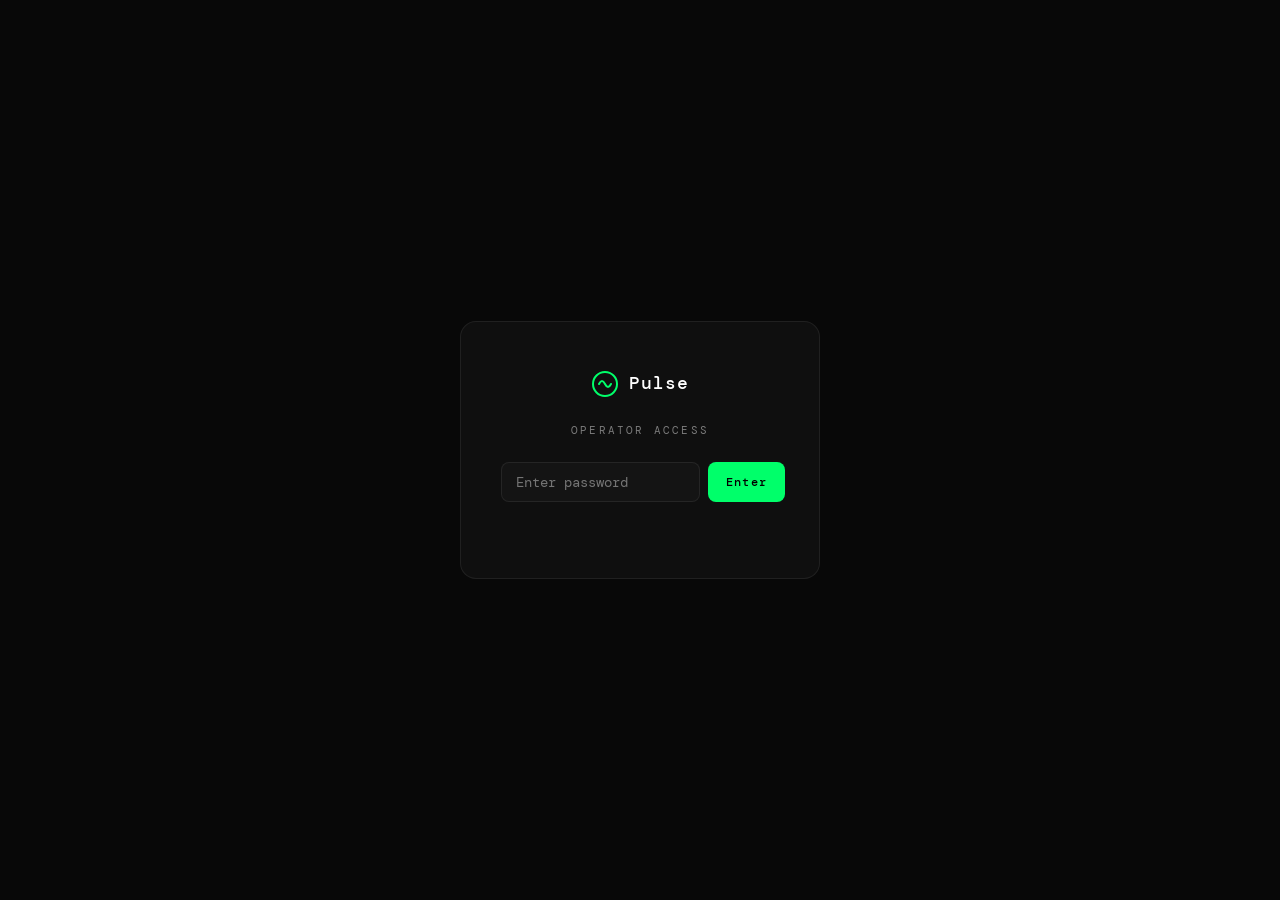
<file: app/index.html>
<!DOCTYPE html>
<html lang="en">
<head>
<meta charset="UTF-8"/>
<meta name="viewport" content="width=device-width, initial-scale=1.0"/>
<title>Pulse — Operator Platform</title>
<meta name="robots" content="noindex, nofollow"/>
<link rel="preconnect" href="https://fonts.googleapis.com"/>
<link rel="preconnect" href="https://fonts.gstatic.com" crossorigin/>
<link href="https://fonts.googleapis.com/css2?family=Inter:wght@300;400;500;600&family=DM+Mono:wght@300;400;500&display=swap" rel="stylesheet"/>
<link rel="stylesheet" href="app.css"/>
</head>
<body>

<!-- Password Gate -->
<div id="gate">
  <div class="gate-card">
    <div class="gate-logo">
      <svg width="28" height="28" viewBox="0 0 28 28" fill="none">
        <circle cx="14" cy="14" r="12" stroke="#00ff6a" stroke-width="2"/>
        <path d="M8 14 Q11 8, 14 14 Q17 20, 20 14" stroke="#00ff6a" stroke-width="2" fill="none" stroke-linecap="round"/>
      </svg>
      <span>Pulse</span>
    </div>
    <p class="gate-label">Operator Access</p>
    <div class="gate-field">
      <input type="password" id="passwordInput" placeholder="Enter password" autocomplete="current-password"/>
      <button id="loginBtn">Enter</button>
    </div>
    <p class="gate-error" id="gateError"></p>
  </div>
</div>

<!-- App Shell -->
<div id="app" class="hidden">

  <!-- Sidebar -->
  <aside class="sidebar">
    <div class="sidebar-logo">
      <svg width="22" height="22" viewBox="0 0 28 28" fill="none">
        <circle cx="14" cy="14" r="12" stroke="#00ff6a" stroke-width="2"/>
        <path d="M8 14 Q11 8, 14 14 Q17 20, 20 14" stroke="#00ff6a" stroke-width="2" fill="none" stroke-linecap="round"/>
      </svg>
      <span>Pulse Ops</span>
    </div>

    <nav class="sidebar-nav">
      <button class="nav-item active" data-page="dashboard">
        <svg width="16" height="16" viewBox="0 0 16 16" fill="none"><rect x="1" y="1" width="6" height="6" rx="1" stroke="currentColor" stroke-width="1.5"/><rect x="9" y="1" width="6" height="6" rx="1" stroke="currentColor" stroke-width="1.5"/><rect x="1" y="9" width="6" height="6" rx="1" stroke="currentColor" stroke-width="1.5"/><rect x="9" y="9" width="6" height="6" rx="1" stroke="currentColor" stroke-width="1.5"/></svg>
        Dashboard
      </button>
      <button class="nav-item" data-page="roadmap">
        <svg width="16" height="16" viewBox="0 0 16 16" fill="none"><path d="M2 4H14M2 8H10M2 12H6" stroke="currentColor" stroke-width="1.5" stroke-linecap="round"/></svg>
        Roadmap
      </button>
      <button class="nav-item" data-page="market-research">
        <svg width="16" height="16" viewBox="0 0 16 16" fill="none"><path d="M2 12L6 7L9 10L13 4" stroke="currentColor" stroke-width="1.5" stroke-linecap="round" stroke-linejoin="round"/><path d="M11 4H13V6" stroke="currentColor" stroke-width="1.5" stroke-linecap="round" stroke-linejoin="round"/></svg>
        Market Research
      </button>
      <button class="nav-item" data-page="orders">
        <svg width="16" height="16" viewBox="0 0 16 16" fill="none"><rect x="2" y="2" width="12" height="12" rx="2" stroke="currentColor" stroke-width="1.5"/><path d="M5 6H11M5 9H9" stroke="currentColor" stroke-width="1.5" stroke-linecap="round"/></svg>
        Orders
      </button>
      <button class="nav-item" data-page="customers">
        <svg width="16" height="16" viewBox="0 0 16 16" fill="none"><circle cx="8" cy="5" r="3" stroke="currentColor" stroke-width="1.5"/><path d="M2 14C2 11.2 4.7 9 8 9C11.3 9 14 11.2 14 14" stroke="currentColor" stroke-width="1.5" stroke-linecap="round"/></svg>
        Customers
      </button>
      <button class="nav-item" data-page="inventory">
        <svg width="16" height="16" viewBox="0 0 16 16" fill="none"><path d="M8 1L14 4V8C14 11.3 11.3 14.6 8 15.5C4.7 14.6 2 11.3 2 8V4L8 1Z" stroke="currentColor" stroke-width="1.5" stroke-linejoin="round"/></svg>
        Inventory
      </button>
      <button class="nav-item" data-page="financials">
        <svg width="16" height="16" viewBox="0 0 16 16" fill="none"><circle cx="8" cy="8" r="6" stroke="currentColor" stroke-width="1.5"/><path d="M8 4V5M8 11V12M6 6.5C6 5.7 6.9 5 8 5C9.1 5 10 5.7 10 6.5C10 8 8 8.5 8 10" stroke="currentColor" stroke-width="1.5" stroke-linecap="round"/></svg>
        Financials
      </button>
      <button class="nav-item" data-page="settings">
        <svg width="16" height="16" viewBox="0 0 16 16" fill="none"><circle cx="8" cy="8" r="2.5" stroke="currentColor" stroke-width="1.5"/><path d="M8 1V2.5M8 13.5V15M1 8H2.5M13.5 8H15M3.3 3.3L4.4 4.4M11.6 11.6L12.7 12.7M3.3 12.7L4.4 11.6M11.6 4.4L12.7 3.3" stroke="currentColor" stroke-width="1.5" stroke-linecap="round"/></svg>
        Settings
      </button>
    </nav>

    <div class="sidebar-footer">
      <div class="sidebar-user">
        <div class="sidebar-avatar">OP</div>
        <div>
          <div class="sidebar-user-name">Operator</div>
          <div class="sidebar-user-role">Admin</div>
        </div>
      </div>
      <button class="logout-btn" id="logoutBtn" title="Log out">
        <svg width="14" height="14" viewBox="0 0 14 14" fill="none"><path d="M5 2H2V12H5M9 4L12 7L9 10M12 7H5" stroke="currentColor" stroke-width="1.5" stroke-linecap="round" stroke-linejoin="round"/></svg>
      </button>
    </div>
  </aside>

  <!-- Main Content -->
  <main class="main">

    <!-- DASHBOARD -->
    <section class="page active" id="page-dashboard">
      <div class="page-header">
        <h1>Dashboard</h1>
        <span class="page-date" id="pageDate"></span>
      </div>
      <div class="kpi-grid">
        <div class="kpi-card">
          <div class="kpi-label">Active Subscribers</div>
          <div class="kpi-value">—</div>
          <div class="kpi-sub">Awaiting data</div>
        </div>
        <div class="kpi-card">
          <div class="kpi-label">MRR</div>
          <div class="kpi-value">—</div>
          <div class="kpi-sub">Awaiting data</div>
        </div>
        <div class="kpi-card">
          <div class="kpi-label">Pods Shipped (MTD)</div>
          <div class="kpi-value">—</div>
          <div class="kpi-sub">Awaiting data</div>
        </div>
        <div class="kpi-card">
          <div class="kpi-label">Churn Rate</div>
          <div class="kpi-value">—</div>
          <div class="kpi-sub">Awaiting data</div>
        </div>
      </div>
      <div class="dashboard-row">
        <div class="panel">
          <div class="panel-header">Recent Orders</div>
          <div class="empty-state">No orders yet</div>
        </div>
        <div class="panel">
          <div class="panel-header">Top Pods by Volume</div>
          <div class="empty-state">No data yet</div>
        </div>
      </div>
    </section>

    <!-- ROADMAP -->
    <section class="page" id="page-roadmap">
      <div class="page-header">
        <h1>Roadmap to First Subscriber</h1>
        <span class="tag">Internal</span>
      </div>

      <div class="roadmap-legend">
        <div class="legend-item"><span class="status-dot dot-done"></span>Done</div>
        <div class="legend-item"><span class="status-dot dot-progress"></span>In Progress</div>
        <div class="legend-item"><span class="status-dot dot-todo"></span>To Do</div>
        <div class="legend-item"><span class="status-dot dot-blocked"></span>Blocked</div>
      </div>

      <div class="roadmap-tracks">

        <!-- TRACK 1: Legal & Compliance -->
        <div class="track">
          <div class="track-header">
            <div class="track-icon">⚖️</div>
            <div>
              <div class="track-title">Legal &amp; Compliance</div>
              <div class="track-sub">Must be resolved before any sales or marketing</div>
            </div>
          </div>
          <div class="track-items">
            <div class="roadmap-item status-todo">
              <span class="status-dot dot-todo"></span>
              <div class="item-body">
                <div class="item-title">Form legal entity (LLC or C-Corp)</div>
                <div class="item-desc">Recommend Delaware C-Corp if raising. LLC if bootstrapping near-term.</div>
              </div>
              <span class="item-priority priority-critical">Critical</span>
            </div>
            <div class="roadmap-item status-todo">
              <span class="status-dot dot-todo"></span>
              <div class="item-body">
                <div class="item-title">Engage healthcare regulatory attorney</div>
                <div class="item-desc">Review peptide classification under FDA, FTC marketing rules, compounding pharmacy partnership structure.</div>
              </div>
              <span class="item-priority priority-critical">Critical</span>
            </div>
            <div class="roadmap-item status-todo">
              <span class="status-dot dot-todo"></span>
              <div class="item-body">
                <div class="item-title">Draft Terms of Service &amp; Privacy Policy</div>
                <div class="item-desc">Must be live on site before collecting any user data or payments.</div>
              </div>
              <span class="item-priority priority-critical">Critical</span>
            </div>
            <div class="roadmap-item status-todo">
              <span class="status-dot dot-todo"></span>
              <div class="item-body">
                <div class="item-title">Establish compounding pharmacy partnership</div>
                <div class="item-desc">503A or 503B pharmacy. Verify they can fulfill direct-to-consumer pod format.</div>
              </div>
              <span class="item-priority priority-critical">Critical</span>
            </div>
            <div class="roadmap-item status-todo">
              <span class="status-dot dot-todo"></span>
              <div class="item-body">
                <div class="item-title">Medical director / telehealth physician partnership</div>
                <div class="item-desc">Prescription pathway requires physician oversight in most states. Confirm model (async consult, affiliate MD, etc.).</div>
              </div>
              <span class="item-priority priority-critical">Critical</span>
            </div>
            <div class="roadmap-item status-todo">
              <span class="status-dot dot-todo"></span>
              <div class="item-body">
                <div class="item-title">State-by-state shipping compliance review</div>
                <div class="item-desc">Identify states where compounded peptide shipment is restricted or requires additional licensing.</div>
              </div>
              <span class="item-priority priority-high">High</span>
            </div>
          </div>
        </div>

        <!-- TRACK 2: Product & Device -->
        <div class="track">
          <div class="track-header">
            <div class="track-icon">💉</div>
            <div>
              <div class="track-title">Product &amp; Device</div>
              <div class="track-sub">Pod system, device, and fulfillment</div>
            </div>
          </div>
          <div class="track-items">
            <div class="roadmap-item status-todo">
              <span class="status-dot dot-todo"></span>
              <div class="item-body">
                <div class="item-title">Finalize pod form factor &amp; manufacturer</div>
                <div class="item-desc">Source auto-injector device manufacturer. Confirm compatibility with compounded peptide cartridge specs.</div>
              </div>
              <span class="item-priority priority-critical">Critical</span>
            </div>
            <div class="roadmap-item status-todo">
              <span class="status-dot dot-todo"></span>
              <div class="item-body">
                <div class="item-title">Prototype pod + device for beta users</div>
                <div class="item-desc">Minimum 10 functional units for beta testing. Validate ease-of-use with non-medical users.</div>
              </div>
              <span class="item-priority priority-critical">Critical</span>
            </div>
            <div class="roadmap-item status-todo">
              <span class="status-dot dot-todo"></span>
              <div class="item-body">
                <div class="item-title">Cold chain packaging solution</div>
                <div class="item-desc">Validate temperature stability during 2–5 day shipping. Confirm insulated mailer specs with pharmacy.</div>
              </div>
              <span class="item-priority priority-high">High</span>
            </div>
            <div class="roadmap-item status-todo">
              <span class="status-dot dot-todo"></span>
              <div class="item-body">
                <div class="item-title">Define initial pod SKUs for launch</div>
                <div class="item-desc">Recommend starting with 2–3 pods max (Growth, Repair, Shred). Simplify ops before expanding catalog.</div>
              </div>
              <span class="item-priority priority-high">High</span>
            </div>
            <div class="roadmap-item status-todo">
              <span class="status-dot dot-todo"></span>
              <div class="item-body">
                <div class="item-title">Third-party purity testing pipeline</div>
                <div class="item-desc">Establish lot-by-lot COA (certificate of analysis) process. Required for trust and potential future regulatory review.</div>
              </div>
              <span class="item-priority priority-high">High</span>
            </div>
          </div>
        </div>

        <!-- TRACK 3: Tech & Payments -->
        <div class="track">
          <div class="track-header">
            <div class="track-icon">💳</div>
            <div>
              <div class="track-title">Tech &amp; Payments</div>
              <div class="track-sub">Subscription infrastructure and checkout</div>
            </div>
          </div>
          <div class="track-items">
            <div class="roadmap-item status-progress">
              <span class="status-dot dot-progress"></span>
              <div class="item-body">
                <div class="item-title">Marketing site live</div>
                <div class="item-desc">lichtensteinryan.github.io/pulse-core — homepage and platform page published.</div>
              </div>
              <span class="item-priority priority-done">Done</span>
            </div>
            <div class="roadmap-item status-todo">
              <span class="status-dot dot-todo"></span>
              <div class="item-body">
                <div class="item-title">Custom domain setup</div>
                <div class="item-desc">Point domain to GitHub Pages or migrate to Vercel/Netlify. SSL required before payments.</div>
              </div>
              <span class="item-priority priority-critical">Critical</span>
            </div>
            <div class="roadmap-item status-todo">
              <span class="status-dot dot-todo"></span>
              <div class="item-body">
                <div class="item-title">Payment processor approval</div>
                <div class="item-desc">Stripe requires healthcare/supplement category approval. Apply early — review can take 2–4 weeks. Have legal entity and site ready.</div>
              </div>
              <span class="item-priority priority-critical">Critical</span>
            </div>
            <div class="roadmap-item status-todo">
              <span class="status-dot dot-todo"></span>
              <div class="item-body">
                <div class="item-title">Subscription billing integration</div>
                <div class="item-desc">Stripe Billing or Recurly. Handle monthly renewal, pause, cancel, and failed payment flows.</div>
              </div>
              <span class="item-priority priority-critical">Critical</span>
            </div>
            <div class="roadmap-item status-todo">
              <span class="status-dot dot-todo"></span>
              <div class="item-body">
                <div class="item-title">Customer portal / account dashboard</div>
                <div class="item-desc">Subscribers need to manage their subscription, view order history, update shipping address.</div>
              </div>
              <span class="item-priority priority-high">High</span>
            </div>
            <div class="roadmap-item status-todo">
              <span class="status-dot dot-todo"></span>
              <div class="item-body">
                <div class="item-title">Order management &amp; fulfillment webhook</div>
                <div class="item-desc">Auto-trigger pharmacy fulfillment order on new subscription or renewal. Confirm tracking data flow back to customer.</div>
              </div>
              <span class="item-priority priority-high">High</span>
            </div>
            <div class="roadmap-item status-todo">
              <span class="status-dot dot-todo"></span>
              <div class="item-body">
                <div class="item-title">Intake / health questionnaire flow</div>
                <div class="item-desc">Required for physician sign-off. Async consult form covering contraindications, current medications, health history.</div>
              </div>
              <span class="item-priority priority-high">High</span>
            </div>
            <div class="roadmap-item status-todo">
              <span class="status-dot dot-todo"></span>
              <div class="item-body">
                <div class="item-title">Transactional email setup</div>
                <div class="item-desc">Order confirmation, shipping notification, renewal reminder, failed payment. Use Postmark or Resend.</div>
              </div>
              <span class="item-priority priority-high">High</span>
            </div>
          </div>
        </div>

        <!-- TRACK 4: Marketing & Launch -->
        <div class="track">
          <div class="track-header">
            <div class="track-icon">📣</div>
            <div>
              <div class="track-title">Marketing &amp; Launch</div>
              <div class="track-sub">Demand generation and waitlist</div>
            </div>
          </div>
          <div class="track-items">
            <div class="roadmap-item status-todo">
              <span class="status-dot dot-todo"></span>
              <div class="item-body">
                <div class="item-title">Waitlist / email capture live on site</div>
                <div class="item-desc">Collect early interest before launch. Use for beta recruitment and launch day notification.</div>
              </div>
              <span class="item-priority priority-high">High</span>
            </div>
            <div class="roadmap-item status-todo">
              <span class="status-dot dot-todo"></span>
              <div class="item-body">
                <div class="item-title">Beta user recruitment (10–25 people)</div>
                <div class="item-desc">Friends, network, biohacking communities. Goal: validate UX, generate testimonials, catch fulfillment issues.</div>
              </div>
              <span class="item-priority priority-high">High</span>
            </div>
            <div class="roadmap-item status-todo">
              <span class="status-dot dot-todo"></span>
              <div class="item-body">
                <div class="item-title">Before/after content &amp; testimonials</div>
                <div class="item-desc">Document beta users' experiences. Essential social proof for paid acquisition and influencer pitches.</div>
              </div>
              <span class="item-priority priority-high">High</span>
            </div>
            <div class="roadmap-item status-todo">
              <span class="status-dot dot-todo"></span>
              <div class="item-body">
                <div class="item-title">Influencer outreach (5–10 seeding partnerships)</div>
                <div class="item-desc">Target longevity/biohacking creators 50K–500K. Gifting + affiliate code. Prioritize authentic fit over reach.</div>
              </div>
              <span class="item-priority priority-medium">Medium</span>
            </div>
            <div class="roadmap-item status-todo">
              <span class="status-dot dot-todo"></span>
              <div class="item-body">
                <div class="item-title">Launch announcement content ready</div>
                <div class="item-desc">Email to waitlist, social posts, Reddit community posts (r/Peptides, r/longevity). Prepare 1 week before go-live.</div>
              </div>
              <span class="item-priority priority-medium">Medium</span>
            </div>
          </div>
        </div>

        <!-- TRACK 5: Operations -->
        <div class="track">
          <div class="track-header">
            <div class="track-icon">📦</div>
            <div>
              <div class="track-title">Operations</div>
              <div class="track-sub">Support, fulfillment, and internal processes</div>
            </div>
          </div>
          <div class="track-items">
            <div class="roadmap-item status-todo">
              <span class="status-dot dot-todo"></span>
              <div class="item-body">
                <div class="item-title">Customer support channel live</div>
                <div class="item-desc">Email or chat support before first subscriber. Intercom, Crisp, or just a monitored inbox. Response SLA defined.</div>
              </div>
              <span class="item-priority priority-high">High</span>
            </div>
            <div class="roadmap-item status-todo">
              <span class="status-dot dot-todo"></span>
              <div class="item-body">
                <div class="item-title">Refund &amp; cancellation policy documented</div>
                <div class="item-desc">Clear policy on refunds, returns, and cancellation. Required for payment processor and consumer trust.</div>
              </div>
              <span class="item-priority priority-high">High</span>
            </div>
            <div class="roadmap-item status-todo">
              <span class="status-dot dot-todo"></span>
              <div class="item-body">
                <div class="item-title">Adverse event reporting process</div>
                <div class="item-desc">Define protocol if a customer reports a negative reaction. Loop in medical director. Document everything.</div>
              </div>
              <span class="item-priority priority-critical">Critical</span>
            </div>
            <div class="roadmap-item status-todo">
              <span class="status-dot dot-todo"></span>
              <div class="item-body">
                <div class="item-title">Business insurance</div>
                <div class="item-desc">Product liability and general liability insurance. Essential before shipping to paying customers.</div>
              </div>
              <span class="item-priority priority-critical">Critical</span>
            </div>
          </div>
        </div>

      </div>
    </section>

    <!-- MARKET RESEARCH -->
    <section class="page" id="page-market-research">
      <div class="page-header">
        <h1>Market Research</h1>
        <span class="tag">Internal</span>
      </div>

      <div class="research-grid">

        <div class="panel panel-full">
          <div class="panel-header">Market Overview</div>
          <div class="stat-row">
            <div class="stat-block">
              <div class="stat-block-value">$50.7B</div>
              <div class="stat-block-label">Global peptide therapeutics market (2024)</div>
            </div>
            <div class="stat-block">
              <div class="stat-block-value">7.1%</div>
              <div class="stat-block-label">Projected CAGR through 2032</div>
            </div>
            <div class="stat-block">
              <div class="stat-block-value">$92.7B</div>
              <div class="stat-block-label">Projected market size by 2032</div>
            </div>
            <div class="stat-block">
              <div class="stat-block-value">~4M</div>
              <div class="stat-block-label">Est. US peptide therapy users (2024)</div>
            </div>
          </div>
        </div>

        <div class="panel">
          <div class="panel-header">Target Segments</div>
          <div class="segment-list">
            <div class="segment-item">
              <div class="segment-dot" style="background:#00ff6a"></div>
              <div>
                <div class="segment-name">Biohackers / Longevity Enthusiasts</div>
                <div class="segment-desc">Early adopters, high LTV, self-directed. Primary growth driver in pre-launch phase.</div>
              </div>
            </div>
            <div class="segment-item">
              <div class="segment-dot" style="background:#00c4ff"></div>
              <div>
                <div class="segment-name">Performance Athletes</div>
                <div class="segment-desc">Recovery and performance focus. High frequency buyers, strong word-of-mouth.</div>
              </div>
            </div>
            <div class="segment-item">
              <div class="segment-dot" style="background:#a78bfa"></div>
              <div>
                <div class="segment-name">Wellness-Focused 35–55</div>
                <div class="segment-desc">Anti-aging, metabolic health. Broad TAM. Requires more education pre-conversion.</div>
              </div>
            </div>
            <div class="segment-item">
              <div class="segment-dot" style="background:#fb923c"></div>
              <div>
                <div class="segment-name">Medical Weight Loss (GLP-1 Adjacent)</div>
                <div class="segment-desc">High urgency, proven willingness to pay. Tesamorelin as entry pod.</div>
              </div>
            </div>
          </div>
        </div>

        <div class="panel">
          <div class="panel-header">Competitive Landscape</div>
          <table class="comp-table">
            <thead>
              <tr>
                <th>Player</th>
                <th>Model</th>
                <th>Gap vs Pulse</th>
              </tr>
            </thead>
            <tbody>
              <tr>
                <td>Tailor Made Health</td>
                <td>Telehealth Rx</td>
                <td>No device, complex UX</td>
              </tr>
              <tr>
                <td>Limitless Life</td>
                <td>Direct-to-consumer</td>
                <td>Raw powder, DIY mixing</td>
              </tr>
              <tr>
                <td>Peptide Sciences</td>
                <td>Research supply</td>
                <td>Not consumer-facing</td>
              </tr>
              <tr>
                <td>Hone Health</td>
                <td>TRT / hormone</td>
                <td>Peptide-adjacent only</td>
              </tr>
              <tr>
                <td class="comp-pulse">Pulse</td>
                <td class="comp-pulse">Pod + device system</td>
                <td class="comp-pulse accent">Full stack, turnkey</td>
              </tr>
            </tbody>
          </table>
        </div>

        <div class="panel">
          <div class="panel-header">Demand Signals</div>
          <div class="demand-list">
            <div class="demand-item">
              <div class="demand-icon">
                <svg width="14" height="14" viewBox="0 0 14 14" fill="none"><path d="M2 10L5 6L8 8L12 3" stroke="#00ff6a" stroke-width="1.5" stroke-linecap="round" stroke-linejoin="round"/></svg>
              </div>
              <div>
                <div class="demand-label">Reddit r/Peptides</div>
                <div class="demand-val">320K+ members, 40% YoY growth</div>
              </div>
            </div>
            <div class="demand-item">
              <div class="demand-icon">
                <svg width="14" height="14" viewBox="0 0 14 14" fill="none"><path d="M2 10L5 6L8 8L12 3" stroke="#00ff6a" stroke-width="1.5" stroke-linecap="round" stroke-linejoin="round"/></svg>
              </div>
              <div>
                <div class="demand-label">Google Trends</div>
                <div class="demand-val">"BPC-157" +210% search volume (2022–2024)</div>
              </div>
            </div>
            <div class="demand-item">
              <div class="demand-icon">
                <svg width="14" height="14" viewBox="0 0 14 14" fill="none"><path d="M2 10L5 6L8 8L12 3" stroke="#00ff6a" stroke-width="1.5" stroke-linecap="round" stroke-linejoin="round"/></svg>
              </div>
              <div>
                <div class="demand-label">TikTok</div>
                <div class="demand-val">#peptides 180M+ views</div>
              </div>
            </div>
            <div class="demand-item">
              <div class="demand-icon">
                <svg width="14" height="14" viewBox="0 0 14 14" fill="none"><path d="M2 10L5 6L8 8L12 3" stroke="#00ff6a" stroke-width="1.5" stroke-linecap="round" stroke-linejoin="round"/></svg>
              </div>
              <div>
                <div class="demand-label">Huberman / Attia effect</div>
                <div class="demand-val">Mainstream credibility driving non-biohacker adoption</div>
              </div>
            </div>
            <div class="demand-item">
              <div class="demand-icon">
                <svg width="14" height="14" viewBox="0 0 14 14" fill="none"><path d="M2 10L5 6L8 8L12 3" stroke="#00ff6a" stroke-width="1.5" stroke-linecap="round" stroke-linejoin="round"/></svg>
              </div>
              <div>
                <div class="demand-label">GLP-1 Spillover</div>
                <div class="demand-val">Weight loss category normalizing injectable subscriptions</div>
              </div>
            </div>
          </div>
        </div>

        <div class="panel panel-full">
          <div class="panel-header">Pricing Benchmarks</div>
          <div class="pricing-bench">
            <div class="bench-item">
              <div class="bench-label">DIY (powder + BA water)</div>
              <div class="bench-bar-wrap"><div class="bench-bar" style="width:28%"></div></div>
              <div class="bench-val">~$40–80/mo</div>
            </div>
            <div class="bench-item">
              <div class="bench-label">Telehealth Rx (compounded)</div>
              <div class="bench-bar-wrap"><div class="bench-bar" style="width:60%"></div></div>
              <div class="bench-val">~$150–250/mo</div>
            </div>
            <div class="bench-item">
              <div class="bench-label">Pulse (pod system)</div>
              <div class="bench-bar-wrap"><div class="bench-bar accent-bar" style="width:74%"></div></div>
              <div class="bench-val">$129–219/mo</div>
            </div>
            <div class="bench-item">
              <div class="bench-label">Medical clinic / IV</div>
              <div class="bench-bar-wrap"><div class="bench-bar" style="width:100%"></div></div>
              <div class="bench-val">~$400–800/mo</div>
            </div>
          </div>
          <p class="bench-note">Pulse positions between DIY and telehealth Rx — capturing convenience premium without the clinic overhead.</p>
        </div>

        <div class="panel">
          <div class="panel-header">Key Risks</div>
          <div class="risk-list">
            <div class="risk-item risk-high">
              <span class="risk-badge">High</span>
              <span>FDA reclassification of compounded peptides</span>
            </div>
            <div class="risk-item risk-med">
              <span class="risk-badge">Med</span>
              <span>Payment processor restrictions on peptide categories</span>
            </div>
            <div class="risk-item risk-med">
              <span class="risk-badge">Med</span>
              <span>Large pharma entering DTC peptide market</span>
            </div>
            <div class="risk-item risk-low">
              <span class="risk-badge">Low</span>
              <span>Consumer education / misconception about injections</span>
            </div>
            <div class="risk-item risk-low">
              <span class="risk-badge">Low</span>
              <span>Cold chain logistics at scale</span>
            </div>
          </div>
        </div>

        <div class="panel">
          <div class="panel-header">Go-To-Market Notes</div>
          <div class="gtm-list">
            <div class="gtm-item">
              <div class="gtm-num">01</div>
              <div>
                <div class="gtm-title">Influencer-led launch</div>
                <div class="gtm-desc">Target longevity / biohacking creators with 50K–500K followers. Seed gifting + affiliate.</div>
              </div>
            </div>
            <div class="gtm-item">
              <div class="gtm-num">02</div>
              <div>
                <div class="gtm-title">Community seeding</div>
                <div class="gtm-desc">Reddit (r/Peptides, r/longevity), Discord biohacking communities, X/Twitter threads.</div>
              </div>
            </div>
            <div class="gtm-item">
              <div class="gtm-num">03</div>
              <div>
                <div class="gtm-title">Paid acquisition</div>
                <div class="gtm-desc">Meta + YouTube for retargeting. Google search for high-intent peptide keywords.</div>
              </div>
            </div>
            <div class="gtm-item">
              <div class="gtm-num">04</div>
              <div>
                <div class="gtm-title">B2B / clinic channel</div>
                <div class="gtm-desc">Partner with functional medicine and longevity clinics as a fulfillment layer.</div>
              </div>
            </div>
          </div>
        </div>

      </div>
    </section>

    <!-- ORDERS -->
    <section class="page" id="page-orders">
      <div class="page-header"><h1>Orders</h1></div>
      <div class="panel">
        <div class="panel-header">All Orders</div>
        <div class="empty-state">No orders yet. Orders will appear here once customers subscribe.</div>
      </div>
    </section>

    <!-- CUSTOMERS -->
    <section class="page" id="page-customers">
      <div class="page-header"><h1>Customers</h1></div>
      <div class="panel">
        <div class="panel-header">Customer List</div>
        <div class="empty-state">No customers yet. Customer records will populate here.</div>
      </div>
    </section>

    <!-- INVENTORY -->
    <section class="page" id="page-inventory">
      <div class="page-header"><h1>Inventory</h1></div>
      <div class="panel">
        <div class="panel-header">Pod Inventory</div>
        <div class="empty-state">Inventory tracking coming soon.</div>
      </div>
    </section>

    <!-- FINANCIALS -->
    <section class="page" id="page-financials">
      <div class="page-header"><h1>Financials</h1></div>
      <div class="panel">
        <div class="panel-header">Revenue Overview</div>
        <div class="empty-state">Financial data will appear here.</div>
      </div>
    </section>

    <!-- SETTINGS -->
    <section class="page" id="page-settings">
      <div class="page-header"><h1>Settings</h1></div>
      <div class="panel">
        <div class="panel-header">Operator Settings</div>
        <div class="empty-state">Settings configuration coming soon.</div>
      </div>
    </section>

  </main>
</div>

<script src="app.js"></script>
</body>
</html>
</file>
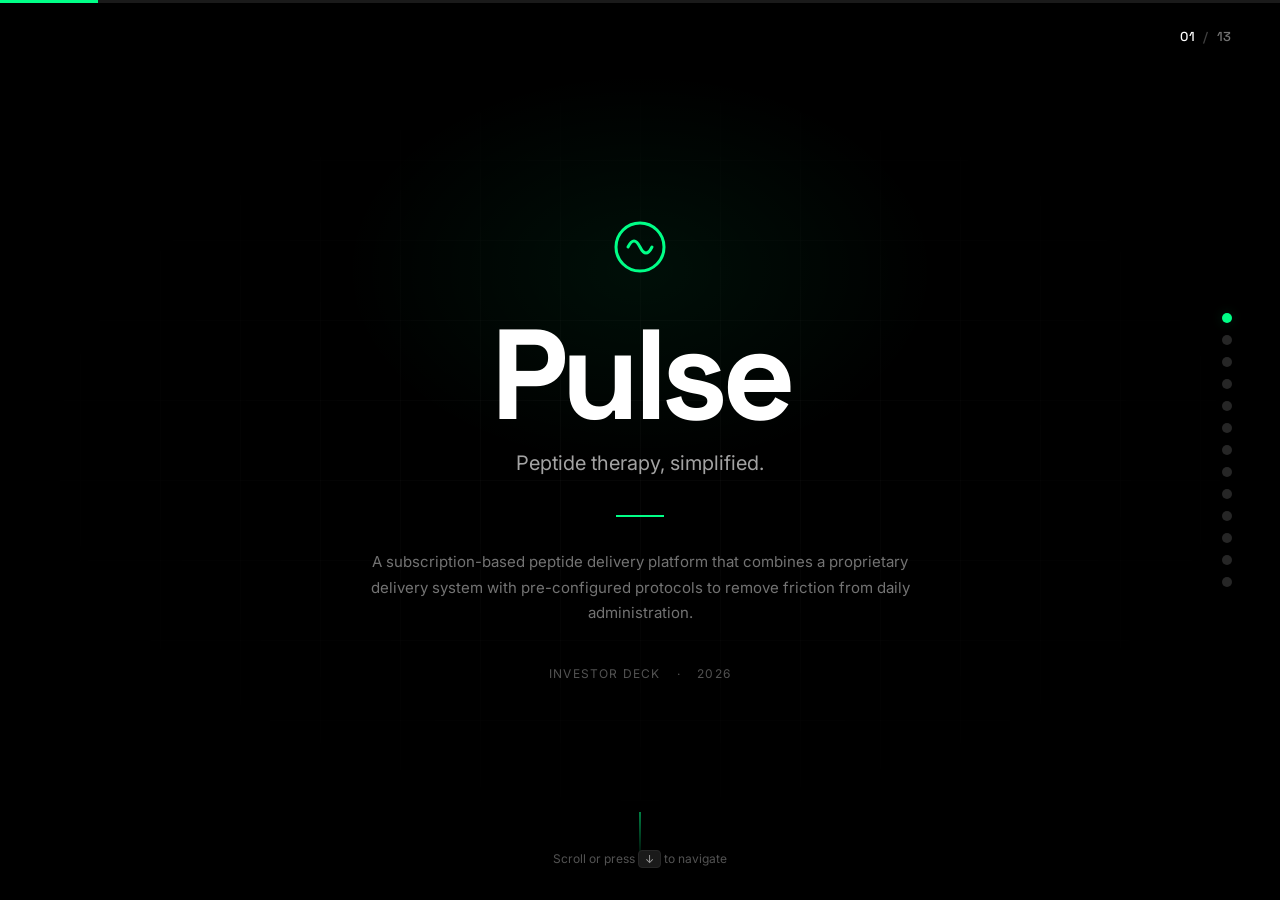
<file: deck.html>
<!DOCTYPE html>
<html lang="en">
<head>
    <meta charset="UTF-8">
    <meta name="viewport" content="width=device-width, initial-scale=1.0">
    <title>Pulse — Investor Deck</title>
    <link rel="preconnect" href="https://fonts.googleapis.com">
    <link rel="preconnect" href="https://fonts.gstatic.com" crossorigin>
    <link href="https://fonts.googleapis.com/css2?family=Inter:wght@300;400;500;600;700;800;900&family=Space+Grotesk:wght@400;500;600;700&display=swap" rel="stylesheet">
    <link rel="stylesheet" href="deck.css">
</head>
<body>

    <!-- Progress bar -->
    <div class="deck-progress">
        <div class="deck-progress-bar" id="progressBar"></div>
    </div>

    <!-- Slide counter -->
    <div class="slide-counter" id="slideCounter">
        <span id="currentSlide">01</span>
        <span class="slide-counter-sep">/</span>
        <span id="totalSlides">13</span>
    </div>

    <!-- Nav dots -->
    <div class="slide-dots" id="slideDots">
        <button class="slide-dot active" data-slide="0"></button>
        <button class="slide-dot" data-slide="1"></button>
        <button class="slide-dot" data-slide="2"></button>
        <button class="slide-dot" data-slide="3"></button>
        <button class="slide-dot" data-slide="4"></button>
        <button class="slide-dot" data-slide="5"></button>
        <button class="slide-dot" data-slide="6"></button>
        <button class="slide-dot" data-slide="7"></button>
        <button class="slide-dot" data-slide="8"></button>
        <button class="slide-dot" data-slide="9"></button>
        <button class="slide-dot" data-slide="10"></button>
        <button class="slide-dot" data-slide="11"></button>
        <button class="slide-dot" data-slide="12"></button>
    </div>

    <!-- Keyboard hint -->
    <div class="keyboard-hint" id="keyboardHint">
        <span>Scroll or press <kbd>&darr;</kbd> to navigate</span>
    </div>

    <!-- Slide container -->
    <div class="deck" id="deck">

        <!-- SLIDE 1: Title -->
        <section class="slide slide-title">
            <div class="slide-bg-grid"></div>
            <div class="slide-glow slide-glow-center"></div>
            <div class="slide-content">
                <div class="title-logo">
                    <svg width="56" height="56" viewBox="0 0 28 28" fill="none">
                        <circle cx="14" cy="14" r="12" stroke="#00FF87" stroke-width="1.5"/>
                        <path d="M8 14 Q11 8, 14 14 Q17 20, 20 14" stroke="#00FF87" stroke-width="1.5" fill="none" stroke-linecap="round"/>
                    </svg>
                </div>
                <h1 class="title-headline">Pulse</h1>
                <p class="title-sub">Peptide therapy, simplified.</p>
                <div class="title-divider"></div>
                <p class="title-desc">A subscription-based peptide delivery platform that combines a proprietary delivery system with pre-configured protocols to remove friction from daily administration.</p>
                <div class="title-meta">
                    <span>Investor Deck</span>
                    <span class="title-meta-sep">&middot;</span>
                    <span>2026</span>
                </div>
            </div>
            <div class="slide-scroll-cue">
                <div class="scroll-cue-line"></div>
            </div>
        </section>

        <!-- SLIDE 2: Vision -->
        <section class="slide slide-vision">
            <div class="slide-content slide-content-left">
                <div class="slide-label">Vision</div>
                <h2 class="slide-headline">The default interface<br>for performance and<br>longevity therapies.</h2>
                <div class="vision-points">
                    <div class="vision-point">
                        <div class="vision-point-bar"></div>
                        <p>Make peptide therapy as simple as taking a daily supplement by eliminating injection friction.</p>
                    </div>
                    <div class="vision-point">
                        <div class="vision-point-bar"></div>
                        <p>Standardize delivery and consolidate a fragmented clinical workflow into a single consumer product.</p>
                    </div>
                    <div class="vision-point">
                        <div class="vision-point-bar"></div>
                        <p>Remove the need for users to source, prepare, and inject compounds manually.</p>
                    </div>
                </div>
            </div>
        </section>

        <!-- SLIDE 3: Problem -->
        <section class="slide slide-problem">
            <div class="slide-content">
                <div class="slide-label">The Problem</div>
                <h2 class="slide-headline-center">Using peptides today requires<br>consumers to behave like <span class="text-accent">clinicians.</span></h2>
                <div class="problem-flow">
                    <div class="problem-flow-step">
                        <div class="problem-flow-num">01</div>
                        <div class="problem-flow-title">Source</div>
                        <p>Find compounds across fragmented suppliers</p>
                    </div>
                    <div class="problem-flow-arrow">
                        <svg width="32" height="16" viewBox="0 0 32 16"><path d="M0 8H28M28 8L22 2M28 8L22 14" stroke="#333" stroke-width="1.5" fill="none"/></svg>
                    </div>
                    <div class="problem-flow-step">
                        <div class="problem-flow-num">02</div>
                        <div class="problem-flow-title">Reconstitute</div>
                        <p>Mix powder with bacteriostatic water</p>
                    </div>
                    <div class="problem-flow-arrow">
                        <svg width="32" height="16" viewBox="0 0 32 16"><path d="M0 8H28M28 8L22 2M28 8L22 14" stroke="#333" stroke-width="1.5" fill="none"/></svg>
                    </div>
                    <div class="problem-flow-step">
                        <div class="problem-flow-num">03</div>
                        <div class="problem-flow-title">Measure</div>
                        <p>Calculate and draw with insulin syringe</p>
                    </div>
                    <div class="problem-flow-arrow">
                        <svg width="32" height="16" viewBox="0 0 32 16"><path d="M0 8H28M28 8L22 2M28 8L22 14" stroke="#333" stroke-width="1.5" fill="none"/></svg>
                    </div>
                    <div class="problem-flow-step">
                        <div class="problem-flow-num">04</div>
                        <div class="problem-flow-title">Inject</div>
                        <p>Self-administer subcutaneously, daily</p>
                    </div>
                </div>
                <div class="problem-stat-bar">
                    <div class="problem-stat">
                        <span class="problem-stat-val">~25%</span>
                        <span class="problem-stat-label">of adults report needle fear</span>
                    </div>
                    <div class="problem-stat">
                        <span class="problem-stat-val">~10%</span>
                        <span class="problem-stat-label">severe enough to avoid injections entirely</span>
                    </div>
                </div>
            </div>
        </section>

        <!-- SLIDE 4: The Pulse Moment -->
        <section class="slide slide-moment">
            <div class="slide-content">
                <div class="slide-label">The Pulse Moment</div>
                <div class="moment-split">
                    <div class="moment-side moment-before">
                        <span class="moment-side-label">Today</span>
                        <div class="moment-side-steps">
                            <span>Source</span>
                            <span class="moment-sep">&rarr;</span>
                            <span>Mix</span>
                            <span class="moment-sep">&rarr;</span>
                            <span>Measure</span>
                            <span class="moment-sep">&rarr;</span>
                            <span>Inject</span>
                        </div>
                        <div class="moment-side-time">~15 minutes daily</div>
                        <div class="moment-side-note">Visible syringe. Manual preparation. Dosing decisions.</div>
                    </div>
                    <div class="moment-divider">
                        <div class="moment-divider-line"></div>
                        <div class="moment-divider-badge">VS</div>
                        <div class="moment-divider-line"></div>
                    </div>
                    <div class="moment-side moment-after">
                        <span class="moment-side-label moment-side-label-accent">With Pulse</span>
                        <div class="moment-after-action">
                            <svg width="64" height="64" viewBox="0 0 48 48" fill="none">
                                <rect x="16" y="4" width="16" height="40" rx="8" stroke="#00FF87" stroke-width="1.5"/>
                                <circle cx="24" cy="32" r="4" fill="#00FF87"/>
                                <rect x="20" y="12" width="8" height="8" rx="2" fill="#00FF87" opacity="0.3"/>
                            </svg>
                            <span class="moment-press-label">Press</span>
                        </div>
                        <div class="moment-side-time moment-side-time-accent">~3 seconds daily</div>
                        <div class="moment-side-note">No visible needle. No preparation. No dosing decisions.</div>
                    </div>
                </div>
            </div>
        </section>

        <!-- SLIDE 5: Why Now -->
        <section class="slide slide-whynow">
            <div class="slide-content slide-content-left">
                <div class="slide-label">Why Now</div>
                <h2 class="slide-headline">Demand exists.<br>Delivery doesn't.</h2>
                <div class="whynow-grid">
                    <div class="whynow-card">
                        <div class="whynow-card-icon">
                            <svg width="24" height="24" viewBox="0 0 24 24" fill="none"><path d="M2 20L8 14L12 18L22 4" stroke="#00FF87" stroke-width="2" stroke-linecap="round" stroke-linejoin="round"/></svg>
                        </div>
                        <h4>GLP-1 Normalized Injectables</h4>
                        <p>Millions of US patients self-inject. Stigma gone. Friction remains.</p>
                    </div>
                    <div class="whynow-card">
                        <div class="whynow-card-icon">
                            <svg width="24" height="24" viewBox="0 0 24 24" fill="none"><path d="M21 21L15 15M17 10C17 13.866 13.866 17 10 17C6.134 17 3 13.866 3 10C3 6.134 6.134 3 10 3C13.866 3 17 6.134 17 10Z" stroke="#00FF87" stroke-width="2" stroke-linecap="round"/></svg>
                        </div>
                        <h4>Peak Search Volume</h4>
                        <p>BPC-157, CJC-1295, and related compounds at record interest levels.</p>
                    </div>
                    <div class="whynow-card">
                        <div class="whynow-card-icon">
                            <svg width="24" height="24" viewBox="0 0 24 24" fill="none"><rect x="3" y="3" width="18" height="18" rx="3" stroke="#00FF87" stroke-width="2"/><path d="M9 12L11 14L15 10" stroke="#00FF87" stroke-width="2" stroke-linecap="round" stroke-linejoin="round"/></svg>
                        </div>
                        <h4>Telehealth Access</h4>
                        <p>Distribution layer outside traditional healthcare already exists.</p>
                    </div>
                    <div class="whynow-card">
                        <div class="whynow-card-icon">
                            <svg width="24" height="24" viewBox="0 0 24 24" fill="none"><circle cx="12" cy="12" r="10" stroke="#00FF87" stroke-width="2"/><path d="M12 6V12L16 14" stroke="#00FF87" stroke-width="2" stroke-linecap="round"/></svg>
                        </div>
                        <h4>Consumer Shift</h4>
                        <p>Self-directed proactive health management is the new norm.</p>
                    </div>
                </div>
            </div>
        </section>

        <!-- SLIDE 6: Market Size -->
        <section class="slide slide-market">
            <div class="slide-content">
                <div class="slide-label">Market Size</div>
                <h2 class="slide-headline-center">Pulse doesn't create demand.<br>It <span class="text-accent">captures</span> it.</h2>
                <div class="market-rings">
                    <div class="market-ring market-ring-outer">
                        <div class="market-ring-inner-wrap">
                            <div class="market-ring market-ring-mid">
                                <div class="market-ring-inner-wrap">
                                    <div class="market-ring market-ring-core">
                                        <div class="market-ring-content">
                                            <span class="market-ring-label">Wedge</span>
                                            <span class="market-ring-val">Fat Loss &<br>Metabolic</span>
                                        </div>
                                    </div>
                                </div>
                                <span class="market-ring-tag market-ring-tag-mid">GLP-1 Adjacent &bull; $100B+ projected</span>
                            </div>
                        </div>
                        <span class="market-ring-tag market-ring-tag-outer">Anti-Aging & Longevity &bull; $60B+</span>
                    </div>
                </div>
                <div class="market-footnotes">
                    <span>Goldman Sachs Research, 2023</span>
                    <span>Allied Market Research, 2022</span>
                    <span>IQVIA Institute, 2023</span>
                </div>
            </div>
        </section>

        <!-- SLIDE 7: Product V1 -->
        <section class="slide slide-productv1">
            <div class="slide-content">
                <div class="slide-label">Product — V1</div>
                <div class="productv1-layout">
                    <div class="productv1-text">
                        <h2 class="slide-headline">Pre-filled.<br>Single-use.<br>One press.</h2>
                        <p class="productv1-desc">Each device contains a pre-measured dose aligned to a specific protocol. The user activates with a single press. No mixing, measuring, or preparation.</p>
                        <div class="productv1-specs">
                            <div class="productv1-spec">
                                <span class="productv1-spec-label">Format</span>
                                <span class="productv1-spec-val">Auto-Injector Pen</span>
                            </div>
                            <div class="productv1-spec">
                                <span class="productv1-spec-label">Needle</span>
                                <span class="productv1-spec-val">Not Visible</span>
                            </div>
                            <div class="productv1-spec">
                                <span class="productv1-spec-label">Protocol</span>
                                <span class="productv1-spec-val">Fat Loss / Metabolic</span>
                            </div>
                            <div class="productv1-spec">
                                <span class="productv1-spec-label">Frequency</span>
                                <span class="productv1-spec-val">Daily</span>
                            </div>
                        </div>
                    </div>
                    <div class="productv1-visual">
                        <div class="productv1-device">
                            <svg viewBox="0 0 120 320" fill="none" class="device-svg">
                                <!-- Pen body -->
                                <rect x="30" y="20" width="60" height="260" rx="30" stroke="#00FF87" stroke-width="1.5" fill="rgba(0,255,135,0.03)"/>
                                <!-- Cap -->
                                <rect x="35" y="10" width="50" height="40" rx="20" stroke="#333" stroke-width="1" fill="rgba(255,255,255,0.02)"/>
                                <!-- Window -->
                                <rect x="42" y="80" width="36" height="50" rx="8" stroke="#00FF87" stroke-width="1" fill="rgba(0,255,135,0.06)"/>
                                <!-- Dose indicator -->
                                <rect x="50" y="90" width="20" height="30" rx="4" fill="rgba(0,255,135,0.15)"/>
                                <!-- Button -->
                                <circle cx="60" cy="220" r="16" stroke="#00FF87" stroke-width="1.5" fill="rgba(0,255,135,0.08)"/>
                                <circle cx="60" cy="220" r="6" fill="#00FF87"/>
                                <!-- Bottom -->
                                <line x1="45" y1="280" x2="75" y2="280" stroke="#333" stroke-width="1"/>
                            </svg>
                            <div class="device-glow"></div>
                        </div>
                    </div>
                </div>
            </div>
        </section>

        <!-- SLIDE 8: Product Approach — Three Layers -->
        <section class="slide slide-layers">
            <div class="slide-content">
                <div class="slide-label">Product Approach</div>
                <h2 class="slide-headline-center">Three integrated layers.</h2>
                <div class="layers-grid">
                    <div class="layer-card">
                        <div class="layer-num">01</div>
                        <h3>Delivery System</h3>
                        <p>Pre-filled formats that abstract needle handling. No manual injection required.</p>
                        <div class="layer-tags">
                            <span>Auto-Injector</span>
                            <span>No Visible Needle</span>
                        </div>
                    </div>
                    <div class="layer-card layer-card-accent">
                        <div class="layer-num">02</div>
                        <h3>Supply Layer</h3>
                        <p>Standardized sourcing and dosing through pre-configured protocols and licensed pharmacies.</p>
                        <div class="layer-tags">
                            <span>Licensed Supply</span>
                            <span>Standardized</span>
                        </div>
                    </div>
                    <div class="layer-card">
                        <div class="layer-num">03</div>
                        <h3>Experience Layer</h3>
                        <p>Guided onboarding, adherence monitoring, and protocol tracking. Zero independent research.</p>
                        <div class="layer-tags">
                            <span>Guided Protocols</span>
                            <span>Tracking</span>
                        </div>
                    </div>
                </div>
            </div>
        </section>

        <!-- SLIDE 9: Roadmap -->
        <section class="slide slide-roadmap">
            <div class="slide-content">
                <div class="slide-label">Roadmap</div>
                <h2 class="slide-headline-center">Speed to market &rarr;<br>long-term defensibility.</h2>
                <div class="roadmap-phases">
                    <div class="roadmap-phase-card">
                        <div class="roadmap-phase-header">
                            <span class="roadmap-phase-badge">Phase 1</span>
                            <span class="roadmap-phase-time">0 — 12 mo</span>
                        </div>
                        <h4>Auto-Injector Launch</h4>
                        <p>Existing auto-injector formats. Removes visible needles and dosing complexity. Rapid market entry.</p>
                        <div class="roadmap-bar">
                            <div class="roadmap-bar-fill" style="width: 100%"></div>
                        </div>
                    </div>
                    <div class="roadmap-phase-card">
                        <div class="roadmap-phase-header">
                            <span class="roadmap-phase-badge">Phase 2</span>
                            <span class="roadmap-phase-time">12 — 24 mo</span>
                        </div>
                        <h4>Wearable Delivery</h4>
                        <p>Semi-passive delivery systems. Reduces daily user action. Improves adherence and retention.</p>
                        <div class="roadmap-bar">
                            <div class="roadmap-bar-fill" style="width: 60%"></div>
                        </div>
                    </div>
                    <div class="roadmap-phase-card">
                        <div class="roadmap-phase-header">
                            <span class="roadmap-phase-badge">Phase 3</span>
                            <span class="roadmap-phase-time">24+ mo</span>
                        </div>
                        <h4>Needle-Free Platform</h4>
                        <p>Proprietary delivery. Reusable hardware, cartridge-based dosing, precision control aligned to protocols.</p>
                        <div class="roadmap-bar">
                            <div class="roadmap-bar-fill" style="width: 30%"></div>
                        </div>
                    </div>
                </div>
            </div>
        </section>

        <!-- SLIDE 10: Competitive -->
        <section class="slide slide-competitive">
            <div class="slide-content">
                <div class="slide-label">Competitive Landscape</div>
                <h2 class="slide-headline-center">No one integrates all three.</h2>
                <div class="comp-table-wrap">
                    <table class="comp-table">
                        <thead>
                            <tr>
                                <th></th>
                                <th>Delivery<br>System</th>
                                <th>Standardized<br>Supply</th>
                                <th>Consumer<br>Experience</th>
                            </tr>
                        </thead>
                        <tbody>
                            <tr>
                                <td class="comp-name-cell">Telehealth / Clinics</td>
                                <td><span class="comp-x">&#x2715;</span></td>
                                <td><span class="comp-partial">~</span></td>
                                <td><span class="comp-partial">~</span></td>
                            </tr>
                            <tr>
                                <td class="comp-name-cell">Peptide Suppliers</td>
                                <td><span class="comp-x">&#x2715;</span></td>
                                <td><span class="comp-check">&#x2713;</span></td>
                                <td><span class="comp-x">&#x2715;</span></td>
                            </tr>
                            <tr>
                                <td class="comp-name-cell">Pharma / Device Co.</td>
                                <td><span class="comp-check">&#x2713;</span></td>
                                <td><span class="comp-check">&#x2713;</span></td>
                                <td><span class="comp-x">&#x2715;</span></td>
                            </tr>
                            <tr class="comp-pulse-row">
                                <td class="comp-name-cell comp-name-pulse">
                                    <svg width="18" height="18" viewBox="0 0 28 28" fill="none"><circle cx="14" cy="14" r="12" stroke="#00FF87" stroke-width="2"/><path d="M8 14 Q11 8, 14 14 Q17 20, 20 14" stroke="#00FF87" stroke-width="2" fill="none" stroke-linecap="round"/></svg>
                                    Pulse
                                </td>
                                <td><span class="comp-check">&#x2713;</span></td>
                                <td><span class="comp-check">&#x2713;</span></td>
                                <td><span class="comp-check">&#x2713;</span></td>
                            </tr>
                        </tbody>
                    </table>
                </div>
                <p class="comp-footnote">Incumbents are not structured to integrate hardware, supply, and consumer experience.</p>
            </div>
        </section>

        <!-- SLIDE 11: Business Model -->
        <section class="slide slide-bizmodel">
            <div class="slide-content">
                <div class="slide-label">Business Model</div>
                <h2 class="slide-headline-center">Hardware-enabled subscription.</h2>
                <div class="biz-layout">
                    <div class="biz-card">
                        <div class="biz-card-tag">Entry Point</div>
                        <h3>Pulse Device</h3>
                        <p>Pre-filled auto-injector. The gateway into the Pulse system.</p>
                        <div class="biz-arrow-down">
                            <svg width="24" height="40" viewBox="0 0 24 40"><path d="M12 0V36M12 36L4 28M12 36L20 28" stroke="#00FF87" stroke-width="1.5" fill="none"/></svg>
                        </div>
                    </div>
                    <div class="biz-card biz-card-accent">
                        <div class="biz-card-tag biz-card-tag-accent">Recurring Revenue</div>
                        <h3>Monthly Subscription</h3>
                        <div class="biz-features">
                            <div class="biz-feature">
                                <svg width="16" height="16" viewBox="0 0 16 16" fill="none"><path d="M3 8L7 12L13 4" stroke="#00FF87" stroke-width="2" stroke-linecap="round" stroke-linejoin="round"/></svg>
                                Pre-measured peptide cartridges
                            </div>
                            <div class="biz-feature">
                                <svg width="16" height="16" viewBox="0 0 16 16" fill="none"><path d="M3 8L7 12L13 4" stroke="#00FF87" stroke-width="2" stroke-linecap="round" stroke-linejoin="round"/></svg>
                                Protocol-specific dosing
                            </div>
                            <div class="biz-feature">
                                <svg width="16" height="16" viewBox="0 0 16 16" fill="none"><path d="M3 8L7 12L13 4" stroke="#00FF87" stroke-width="2" stroke-linecap="round" stroke-linejoin="round"/></svg>
                                Guided experience layer
                            </div>
                            <div class="biz-feature">
                                <svg width="16" height="16" viewBox="0 0 16 16" fill="none"><path d="M3 8L7 12L13 4" stroke="#00FF87" stroke-width="2" stroke-linecap="round" stroke-linejoin="round"/></svg>
                                Adherence tracking & data
                            </div>
                        </div>
                    </div>
                    <div class="biz-metrics">
                        <div class="biz-metric">
                            <span class="biz-metric-label">Key Metrics</span>
                        </div>
                        <div class="biz-metric">
                            <span class="biz-metric-name">Conversion</span>
                            <span class="biz-metric-desc">Interest &rarr; first use</span>
                        </div>
                        <div class="biz-metric">
                            <span class="biz-metric-name">Adherence</span>
                            <span class="biz-metric-desc">Protocol completion rate</span>
                        </div>
                        <div class="biz-metric">
                            <span class="biz-metric-name">Retention</span>
                            <span class="biz-metric-desc">Subscription renewal rate</span>
                        </div>
                    </div>
                </div>
            </div>
        </section>

        <!-- SLIDE 12: The Raise -->
        <section class="slide slide-raise">
            <div class="slide-content">
                <div class="slide-label">The Raise</div>
                <h2 class="slide-headline-center">Series A &mdash; <span class="text-accent">$10M</span></h2>
                <p class="raise-sub">Capitalizing the platform through product launch, supply chain buildout, and initial market capture.</p>
                <div class="raise-allocation">
                    <div class="raise-bar-track">
                        <div class="raise-bar-seg raise-bar-product" style="width: 35%">
                            <span class="raise-bar-label">35%</span>
                        </div>
                        <div class="raise-bar-seg raise-bar-supply" style="width: 25%">
                            <span class="raise-bar-label">25%</span>
                        </div>
                        <div class="raise-bar-seg raise-bar-gtm" style="width: 20%">
                            <span class="raise-bar-label">20%</span>
                        </div>
                        <div class="raise-bar-seg raise-bar-ops" style="width: 12%">
                            <span class="raise-bar-label">12%</span>
                        </div>
                        <div class="raise-bar-seg raise-bar-reserve" style="width: 8%">
                            <span class="raise-bar-label">8%</span>
                        </div>
                    </div>
                </div>
                <div class="raise-items">
                    <div class="raise-item">
                        <div class="raise-item-dot raise-dot-product"></div>
                        <div class="raise-item-info">
                            <div class="raise-item-header">
                                <h4>Product & Engineering</h4>
                                <span class="raise-item-amount">$3.5M</span>
                            </div>
                            <p>Device development, firmware, app platform, and clinical protocol integration</p>
                        </div>
                    </div>
                    <div class="raise-item">
                        <div class="raise-item-dot raise-dot-supply"></div>
                        <div class="raise-item-info">
                            <div class="raise-item-header">
                                <h4>Supply Chain & Manufacturing</h4>
                                <span class="raise-item-amount">$2.5M</span>
                            </div>
                            <p>Compounding pharmacy partnerships, cartridge manufacturing, and quality systems</p>
                        </div>
                    </div>
                    <div class="raise-item">
                        <div class="raise-item-dot raise-dot-gtm"></div>
                        <div class="raise-item-info">
                            <div class="raise-item-header">
                                <h4>Go-To-Market & Acquisition</h4>
                                <span class="raise-item-amount">$2.0M</span>
                            </div>
                            <p>DTC launch, telehealth partnerships, community-led growth, and performance marketing</p>
                        </div>
                    </div>
                    <div class="raise-item">
                        <div class="raise-item-dot raise-dot-ops"></div>
                        <div class="raise-item-info">
                            <div class="raise-item-header">
                                <h4>Operations & Regulatory</h4>
                                <span class="raise-item-amount">$1.2M</span>
                            </div>
                            <p>Compliance framework, telehealth infrastructure, and operational buildout</p>
                        </div>
                    </div>
                    <div class="raise-item">
                        <div class="raise-item-dot raise-dot-reserve"></div>
                        <div class="raise-item-info">
                            <div class="raise-item-header">
                                <h4>Reserve</h4>
                                <span class="raise-item-amount">$0.8M</span>
                            </div>
                            <p>Working capital buffer for supply chain timing and contingency</p>
                        </div>
                    </div>
                </div>
                <div class="raise-milestones">
                    <div class="raise-milestone">
                        <span class="raise-milestone-time">Month 6</span>
                        <span class="raise-milestone-goal">Device finalized, supply secured</span>
                    </div>
                    <div class="raise-milestone-sep"></div>
                    <div class="raise-milestone">
                        <span class="raise-milestone-time">Month 12</span>
                        <span class="raise-milestone-goal">First 1,000 subscribers</span>
                    </div>
                    <div class="raise-milestone-sep"></div>
                    <div class="raise-milestone">
                        <span class="raise-milestone-time">Month 18</span>
                        <span class="raise-milestone-goal">Path to $5M ARR</span>
                    </div>
                </div>
            </div>
        </section>

        <!-- SLIDE 13: Closing / CTA -->
        <section class="slide slide-closing">
            <div class="slide-bg-grid"></div>
            <div class="slide-glow slide-glow-center"></div>
            <div class="slide-content">
                <div class="closing-logo">
                    <svg width="72" height="72" viewBox="0 0 28 28" fill="none">
                        <circle cx="14" cy="14" r="12" stroke="#00FF87" stroke-width="1.5"/>
                        <path d="M8 14 Q11 8, 14 14 Q17 20, 20 14" stroke="#00FF87" stroke-width="1.5" fill="none" stroke-linecap="round"/>
                    </svg>
                </div>
                <h2 class="closing-headline">Peptides are already being used under<br>conditions that require effort, risk tolerance,<br>and manual execution.</h2>
                <p class="closing-sub">Pulse removes those requirements.</p>
                <div class="closing-ctas">
                    <a href="index.html" class="btn-deck btn-deck-primary">View Landing Page &rarr;</a>
                    <a href="platform.html" class="btn-deck btn-deck-primary">View Platform &rarr;</a>
                    <a href="mailto:hello@getpulse.com" class="btn-deck btn-deck-ghost">Get in Touch</a>
                </div>
            </div>
        </section>

    </div>

    <script src="bg.js"></script>
    <script src="deck.js"></script>
</body>
</html>
</file>
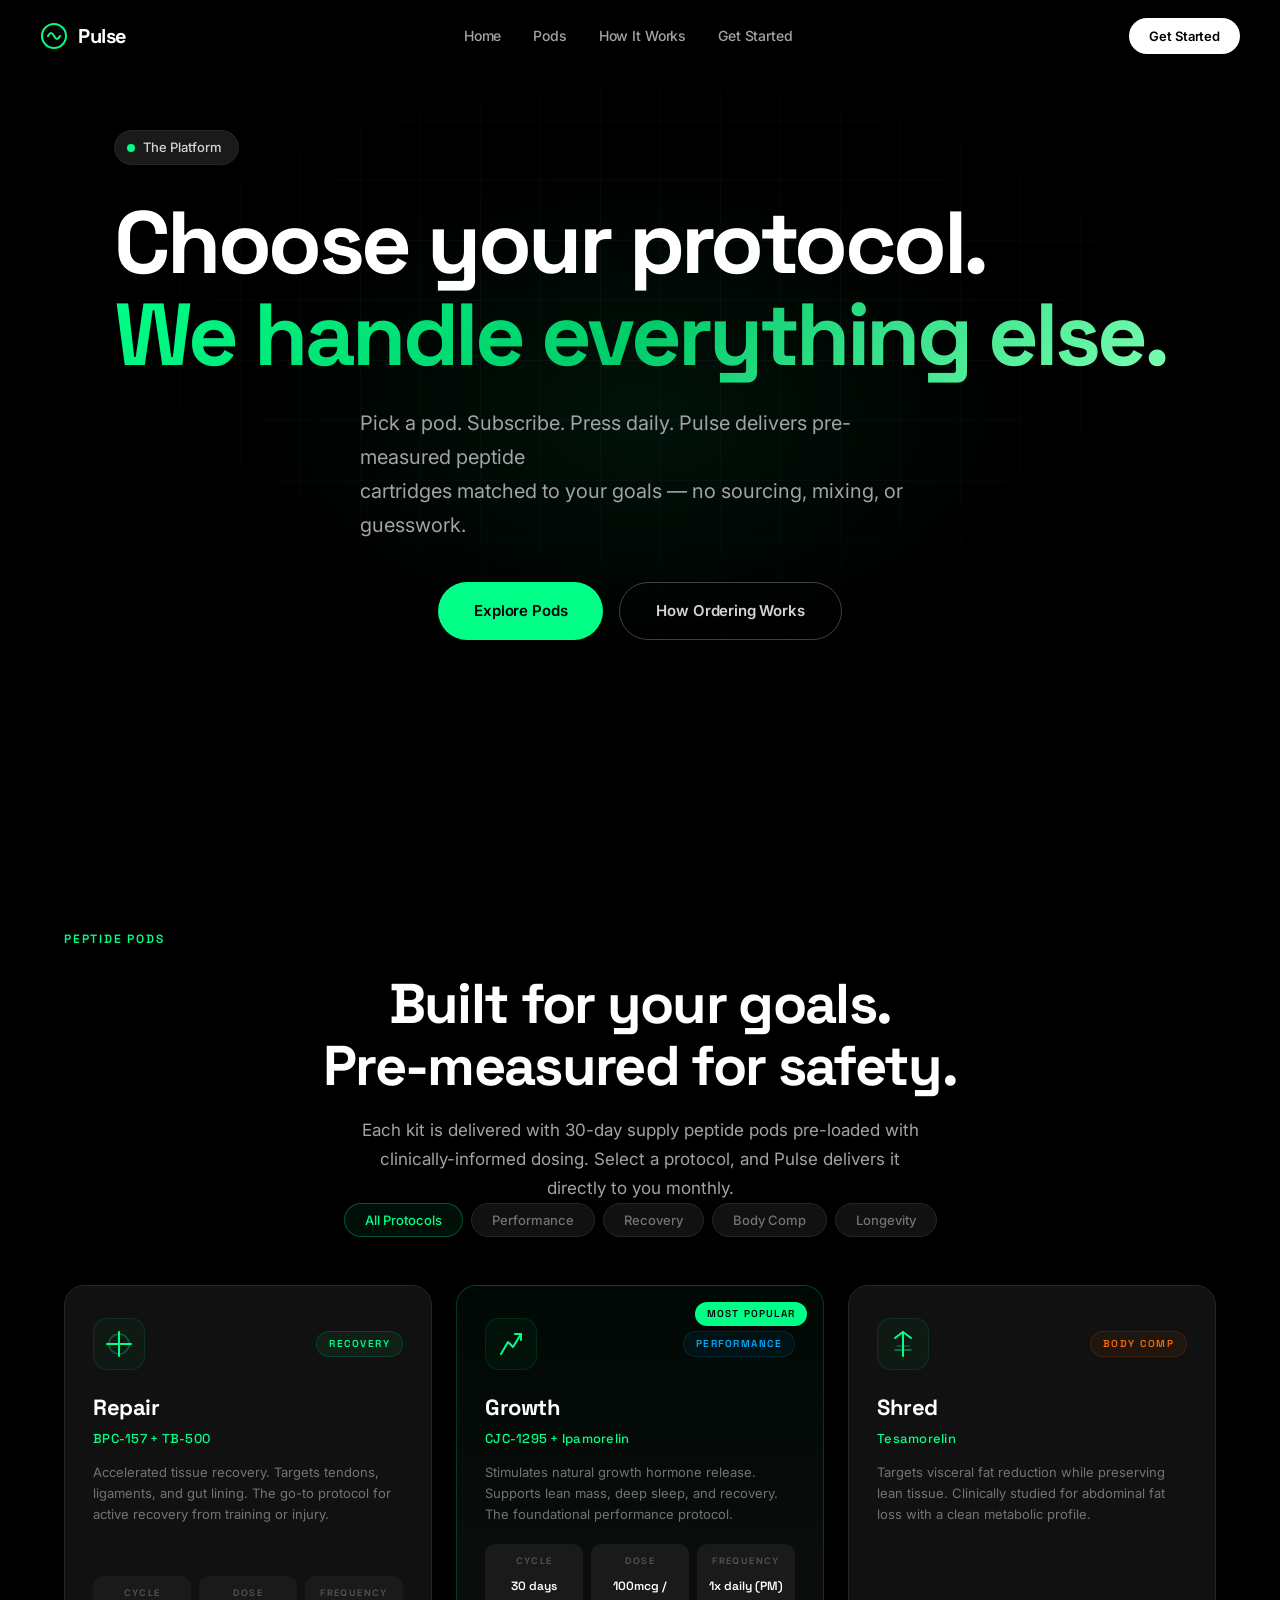
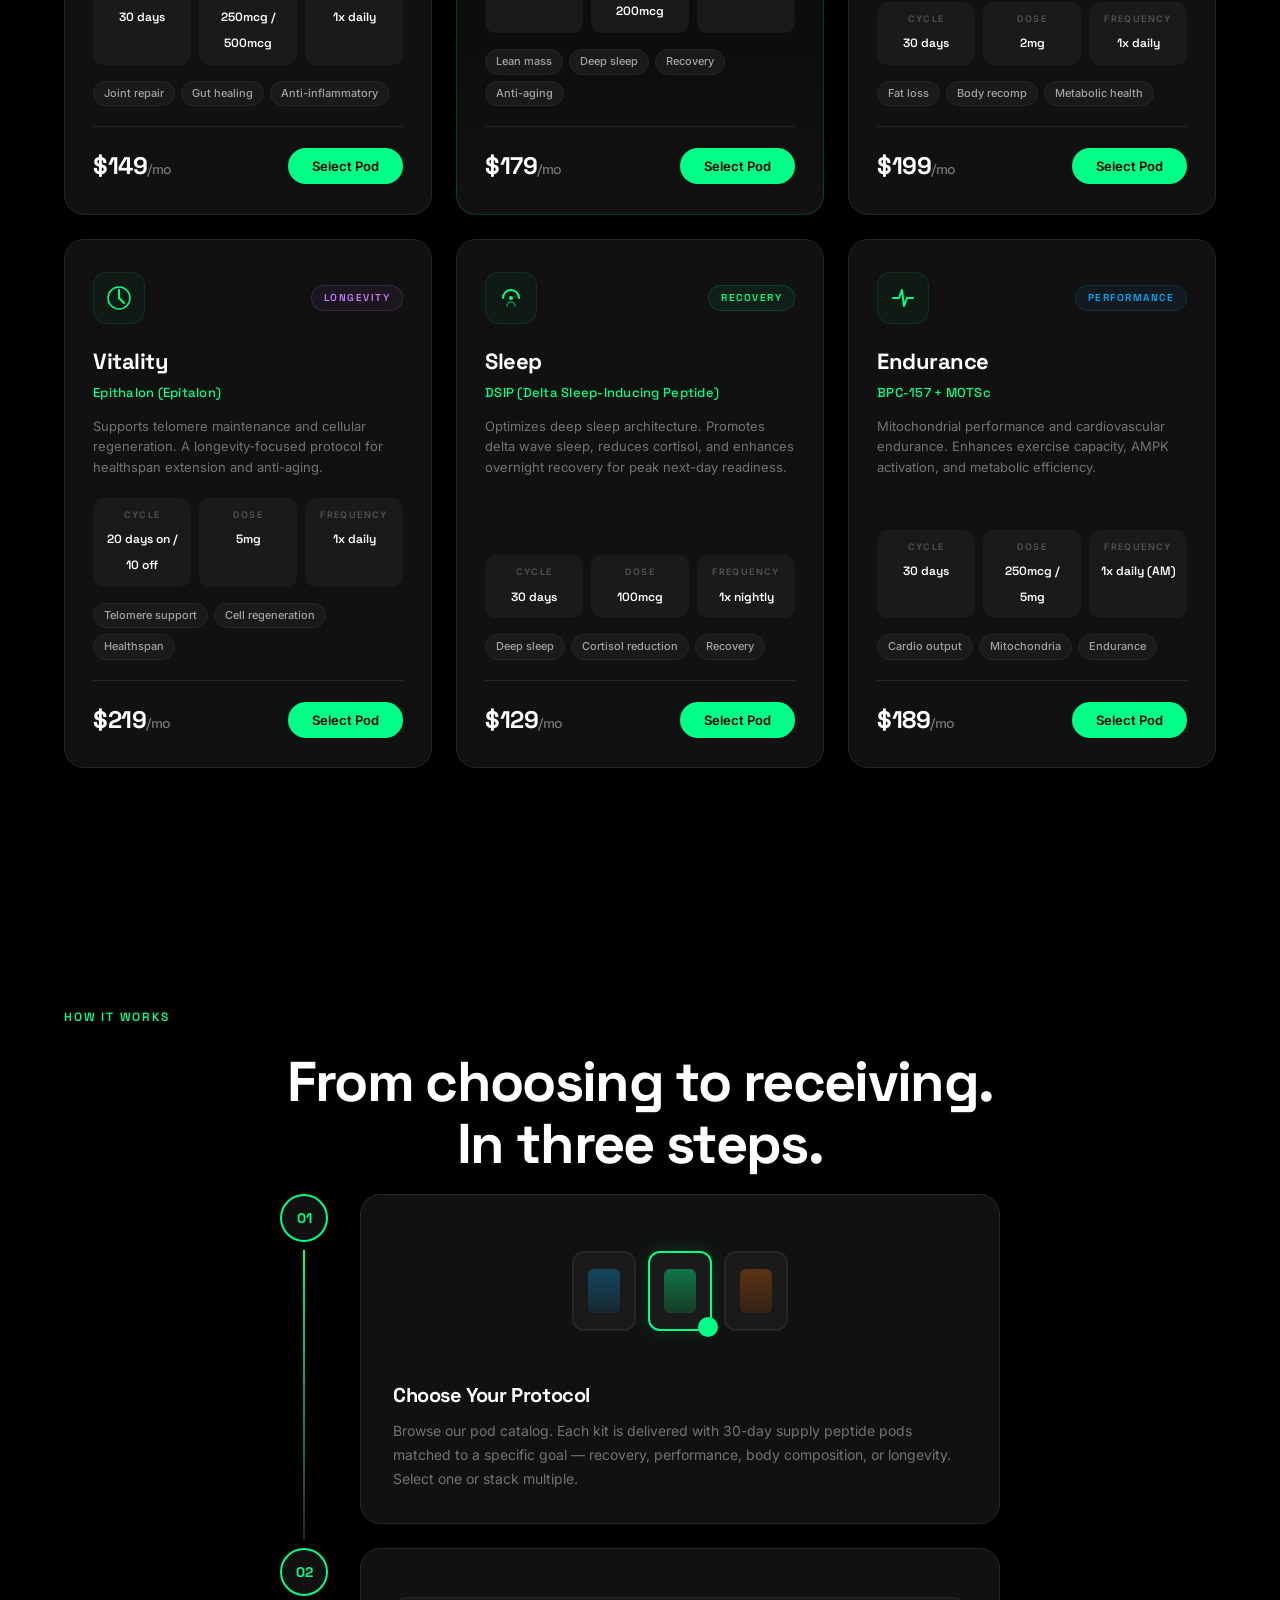
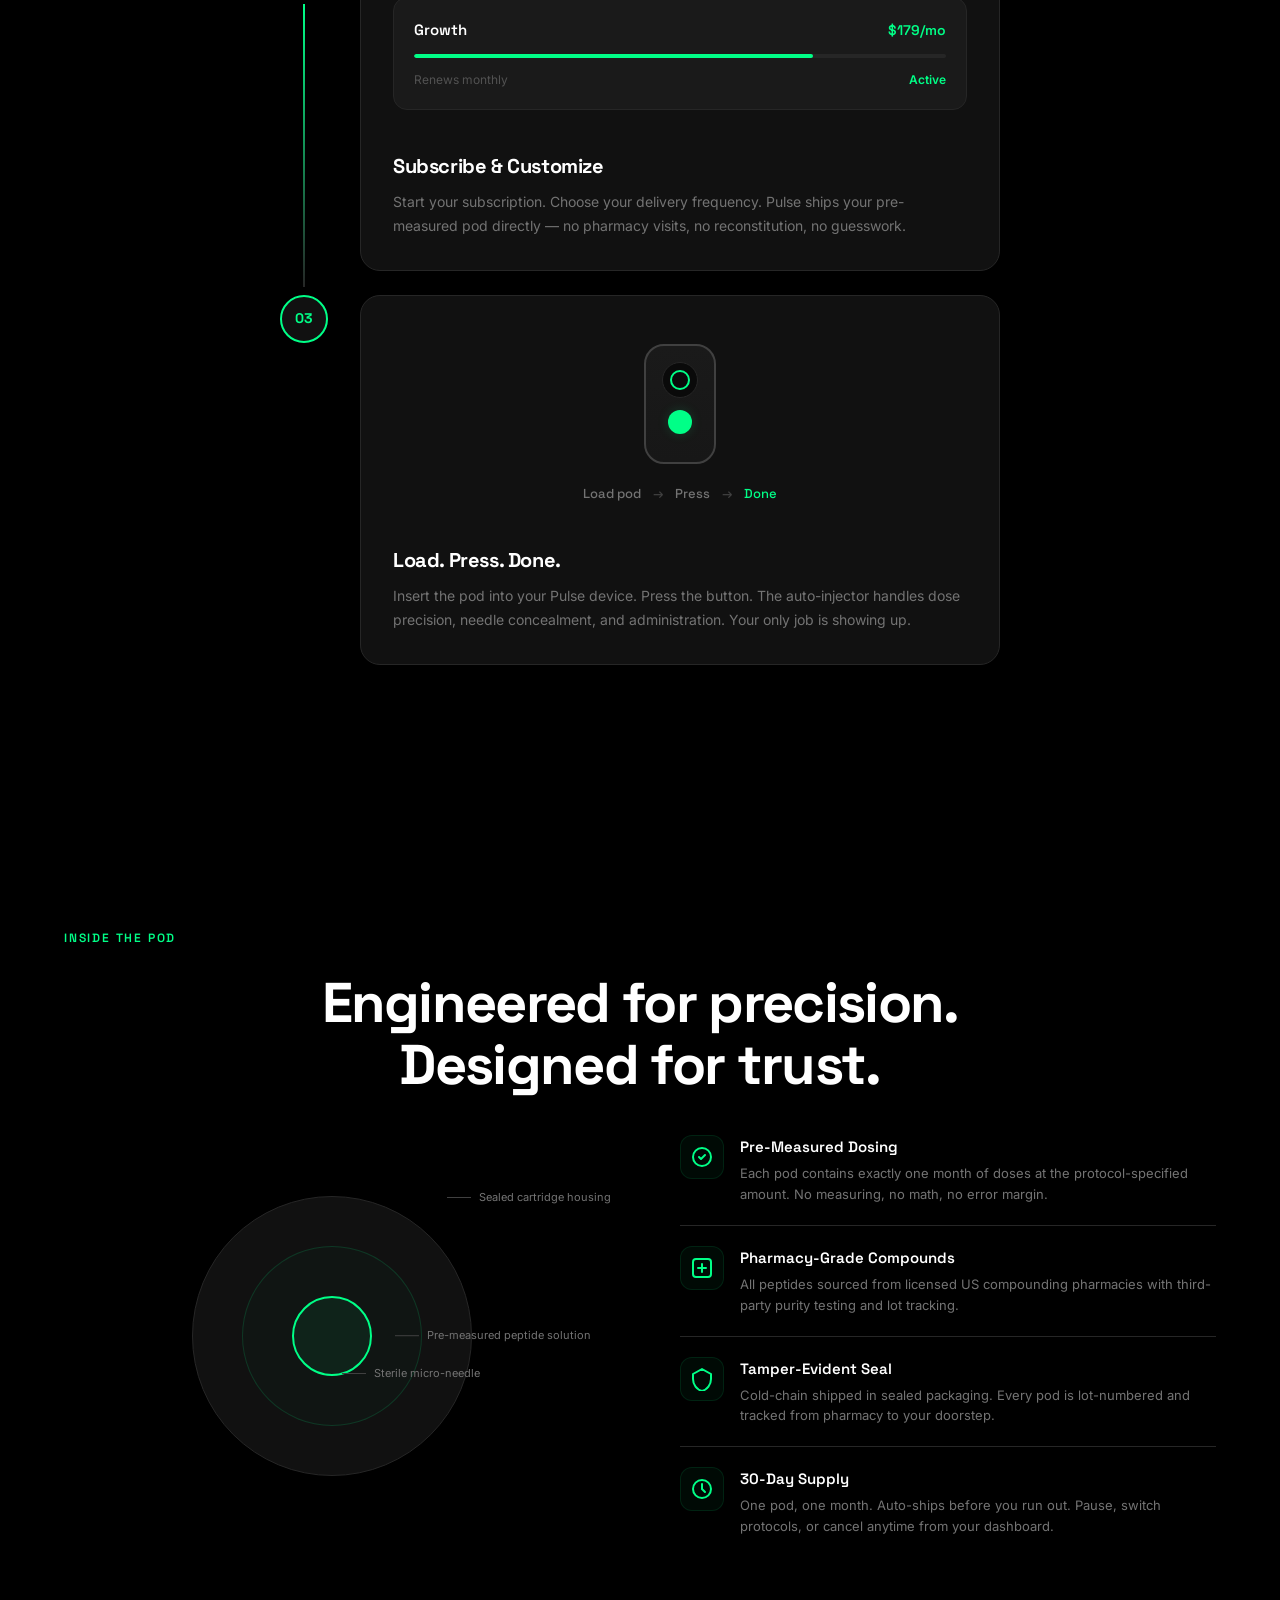
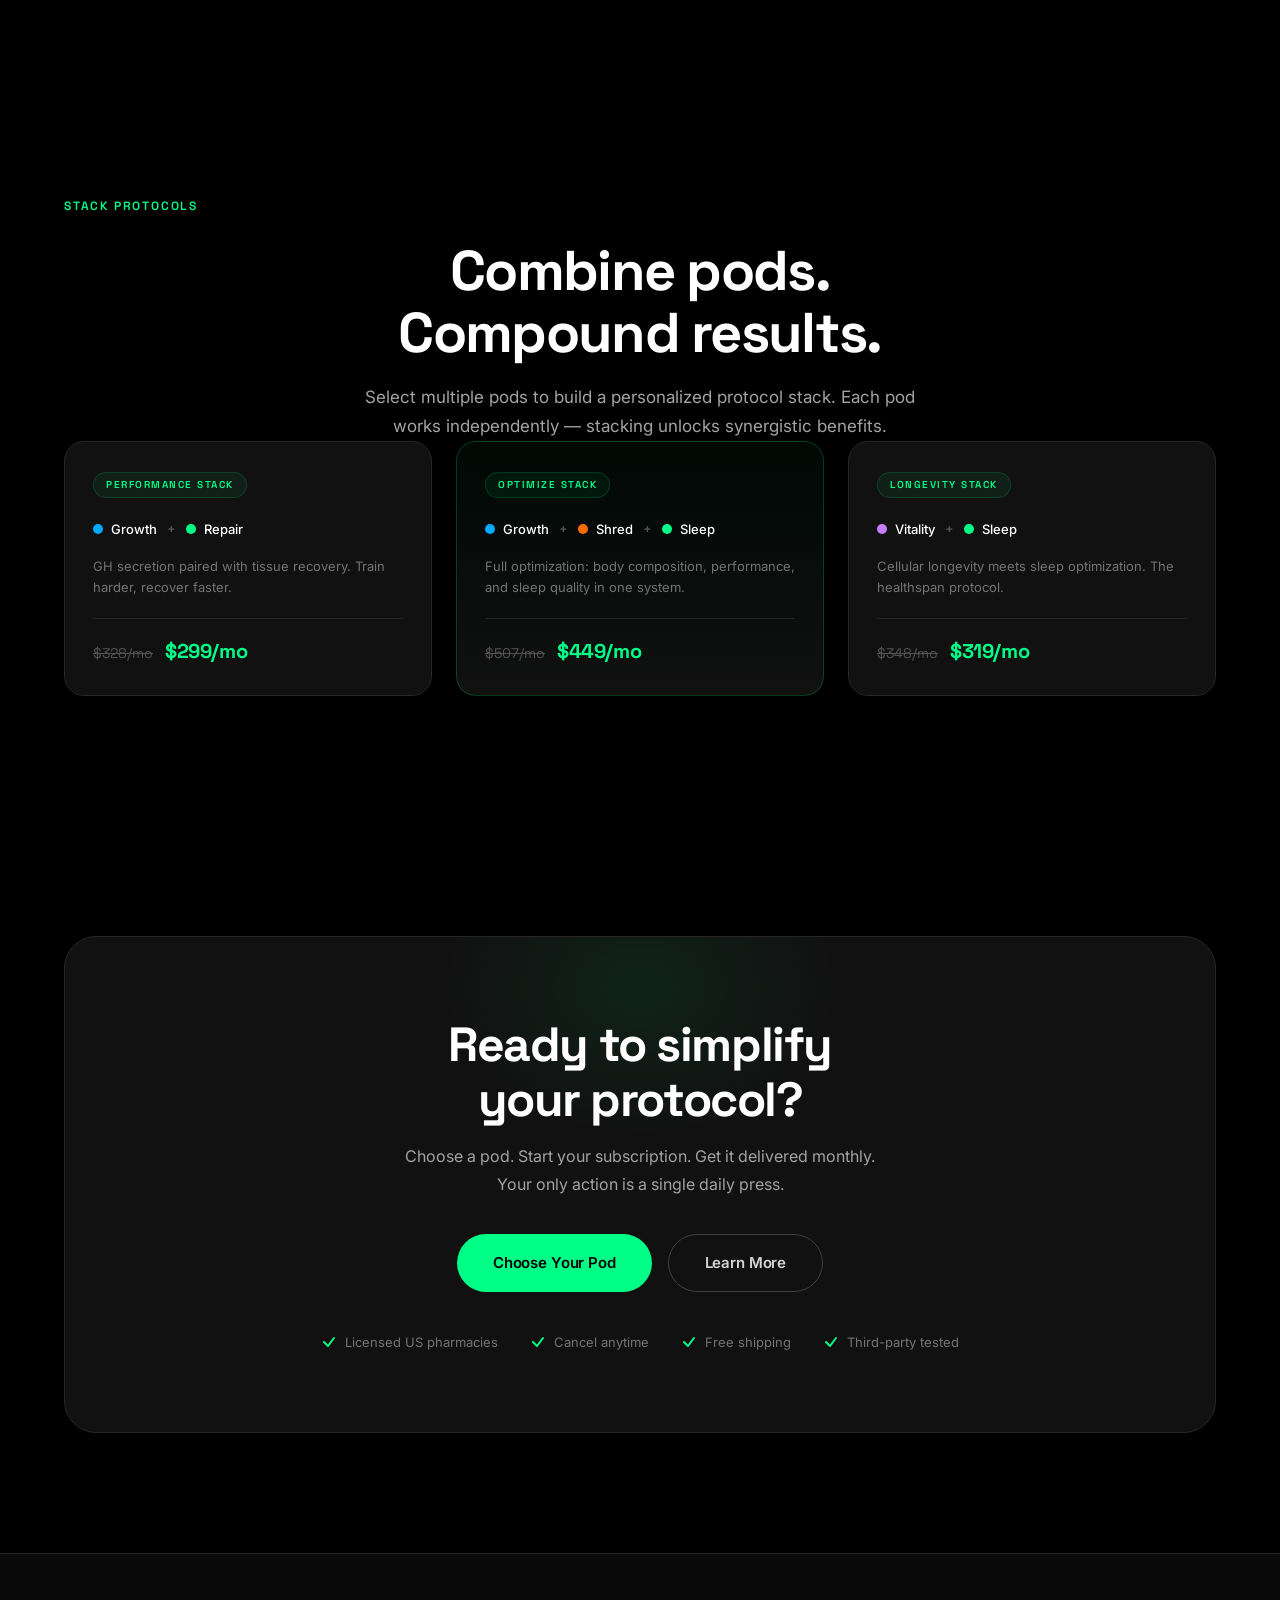
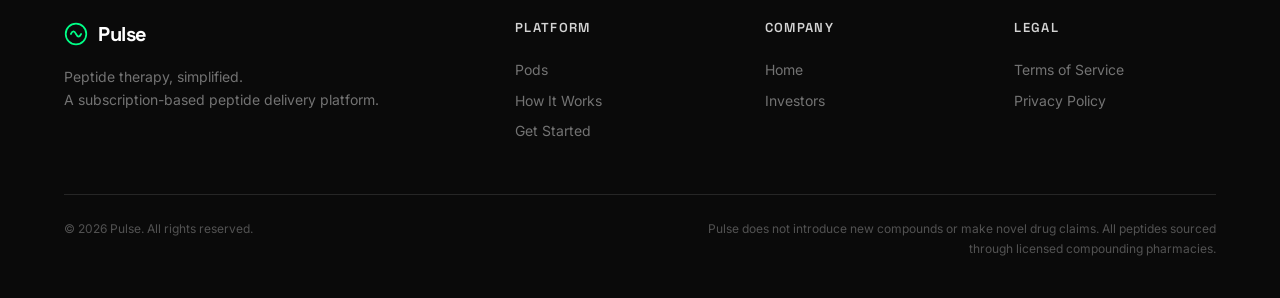
<file: platform.html>
<!DOCTYPE html>
<html lang="en">
<head>
    <meta charset="UTF-8">
    <meta name="viewport" content="width=device-width, initial-scale=1.0">
    <title>Pulse — The Platform</title>
    <link rel="stylesheet" href="styles.css">
    <link rel="stylesheet" href="platform.css">
    <link rel="preconnect" href="https://fonts.googleapis.com">
    <link rel="preconnect" href="https://fonts.gstatic.com" crossorigin>
    <link href="https://fonts.googleapis.com/css2?family=Inter:wght@300;400;500;600;700;800;900&family=Space+Grotesk:wght@400;500;600;700&display=swap" rel="stylesheet">
</head>
<body>

    <!-- Navigation -->
    <nav class="nav" id="nav">
        <div class="nav-inner">
            <a href="index.html" class="nav-logo">
                <svg class="logo-icon" width="28" height="28" viewBox="0 0 28 28" fill="none">
                    <circle cx="14" cy="14" r="12" stroke="currentColor" stroke-width="2"/>
                    <path d="M8 14 Q11 8, 14 14 Q17 20, 20 14" stroke="currentColor" stroke-width="2" fill="none" stroke-linecap="round"/>
                </svg>
                <span>Pulse</span>
            </a>
            <div class="nav-links">
                <a href="index.html">Home</a>
                <a href="#pods">Pods</a>
                <a href="#how-it-works">How It Works</a>
                <a href="#order">Get Started</a>
            </div>
            <div class="nav-actions">
                <a href="#order" class="btn btn-nav">Get Started</a>
            </div>
            <button class="nav-mobile-toggle" id="mobileToggle" aria-label="Toggle menu">
                <span></span>
                <span></span>
            </button>
        </div>
    </nav>

    <!-- Mobile Menu -->
    <div class="mobile-menu" id="mobileMenu">
        <a href="index.html">Home</a>
        <a href="#pods">Pods</a>
        <a href="#how-it-works">How It Works</a>
        <a href="#order" class="btn btn-primary" style="margin-top: 1rem; text-align: center;">Get Started</a>
    </div>

    <!-- Hero -->
    <section class="plat-hero">
        <div class="hero-bg-grid"></div>
        <div class="hero-glow"></div>
        <div class="container">
            <div class="hero-badge" data-animate="fade-up">
                <span class="badge-dot"></span>
                The Platform
            </div>
            <h1 class="hero-title" data-animate="fade-up" data-delay="100">
                Choose your protocol.<br>
                <span class="hero-title-accent">We handle everything else.</span>
            </h1>
            <p class="hero-sub" data-animate="fade-up" data-delay="200">
                Pick a pod. Subscribe. Press daily. Pulse delivers pre-measured peptide<br>
                cartridges matched to your goals — no sourcing, mixing, or guesswork.
            </p>
            <div class="hero-ctas" data-animate="fade-up" data-delay="300">
                <a href="#pods" class="btn btn-primary btn-lg">Explore Pods</a>
                <a href="#how-it-works" class="btn btn-ghost btn-lg">How Ordering Works</a>
            </div>
        </div>
    </section>

    <!-- Pod Catalog -->
    <section class="section section-pods" id="pods">
        <div class="container">
            <div class="section-label" data-animate="fade-up">Peptide Pods</div>
            <h2 class="section-title text-center" data-animate="fade-up" data-delay="100">
                Built for your goals.<br>Pre-measured for safety.
            </h2>
            <p class="section-desc text-center" data-animate="fade-up" data-delay="150">
                Each kit is delivered with 30-day supply peptide pods pre-loaded with clinically-informed dosing.
                Select a protocol, and Pulse delivers it directly to you monthly.
            </p>

            <!-- Pod Filter -->
            <div class="pod-filters" data-animate="fade-up" data-delay="200">
                <button class="pod-filter active" data-filter="all">All Protocols</button>
                <button class="pod-filter" data-filter="performance">Performance</button>
                <button class="pod-filter" data-filter="recovery">Recovery</button>
                <button class="pod-filter" data-filter="body-comp">Body Comp</button>
                <button class="pod-filter" data-filter="longevity">Longevity</button>
            </div>

            <!-- Pod Grid -->
            <div class="pod-grid" id="podGrid">

                <!-- Pod 1: Recovery -->
                <div class="pod-card" data-category="recovery" data-animate="fade-up" data-delay="200">
                    <div class="pod-card-glow"></div>
                    <div class="pod-card-header">
                        <div class="pod-icon pod-icon-recovery">
                            <svg width="32" height="32" viewBox="0 0 32 32" fill="none">
                                <path d="M16 4V28M4 16H28" stroke="#00FF87" stroke-width="2" stroke-linecap="round"/>
                                <circle cx="16" cy="16" r="10" stroke="#00FF87" stroke-width="1.5" opacity="0.3"/>
                            </svg>
                        </div>
                        <div class="pod-badge pod-badge-recovery">Recovery</div>
                    </div>
                    <h3 class="pod-name">Repair</h3>
                    <p class="pod-compound">BPC-157 + TB-500</p>
                    <p class="pod-desc">Accelerated tissue recovery. Targets tendons, ligaments, and gut lining. The go-to protocol for active recovery from training or injury.</p>
                    <div class="pod-details">
                        <div class="pod-detail">
                            <span class="pod-detail-label">Cycle</span>
                            <span class="pod-detail-value">30 days</span>
                        </div>
                        <div class="pod-detail">
                            <span class="pod-detail-label">Dose</span>
                            <span class="pod-detail-value">250mcg / 500mcg</span>
                        </div>
                        <div class="pod-detail">
                            <span class="pod-detail-label">Frequency</span>
                            <span class="pod-detail-value">1x daily</span>
                        </div>
                    </div>
                    <div class="pod-effects">
                        <span class="pod-effect">Joint repair</span>
                        <span class="pod-effect">Gut healing</span>
                        <span class="pod-effect">Anti-inflammatory</span>
                    </div>
                    <div class="pod-pricing">
                        <span class="pod-price">$149<span class="pod-price-per">/mo</span></span>
                        <button class="pod-select-btn" data-pod="repair">Select Pod</button>
                    </div>
                </div>

                <!-- Pod 2: Performance -->
                <div class="pod-card pod-card-featured" data-category="performance" data-animate="fade-up" data-delay="300">
                    <div class="pod-card-glow"></div>
                    <div class="pod-popular-tag">Most Popular</div>
                    <div class="pod-card-header">
                        <div class="pod-icon pod-icon-performance">
                            <svg width="32" height="32" viewBox="0 0 32 32" fill="none">
                                <path d="M6 26L13 14L18 19L26 6" stroke="#00FF87" stroke-width="2" stroke-linecap="round" stroke-linejoin="round"/>
                                <path d="M20 6H26V12" stroke="#00FF87" stroke-width="2" stroke-linecap="round" stroke-linejoin="round"/>
                            </svg>
                        </div>
                        <div class="pod-badge pod-badge-performance">Performance</div>
                    </div>
                    <h3 class="pod-name">Growth</h3>
                    <p class="pod-compound">CJC-1295 + Ipamorelin</p>
                    <p class="pod-desc">Stimulates natural growth hormone release. Supports lean mass, deep sleep, and recovery. The foundational performance protocol.</p>
                    <div class="pod-details">
                        <div class="pod-detail">
                            <span class="pod-detail-label">Cycle</span>
                            <span class="pod-detail-value">30 days</span>
                        </div>
                        <div class="pod-detail">
                            <span class="pod-detail-label">Dose</span>
                            <span class="pod-detail-value">100mcg / 200mcg</span>
                        </div>
                        <div class="pod-detail">
                            <span class="pod-detail-label">Frequency</span>
                            <span class="pod-detail-value">1x daily (PM)</span>
                        </div>
                    </div>
                    <div class="pod-effects">
                        <span class="pod-effect">Lean mass</span>
                        <span class="pod-effect">Deep sleep</span>
                        <span class="pod-effect">Recovery</span>
                        <span class="pod-effect">Anti-aging</span>
                    </div>
                    <div class="pod-pricing">
                        <span class="pod-price">$179<span class="pod-price-per">/mo</span></span>
                        <button class="pod-select-btn" data-pod="growth">Select Pod</button>
                    </div>
                </div>

                <!-- Pod 3: Body Comp -->
                <div class="pod-card" data-category="body-comp" data-animate="fade-up" data-delay="400">
                    <div class="pod-card-glow"></div>
                    <div class="pod-card-header">
                        <div class="pod-icon pod-icon-bodycomp">
                            <svg width="32" height="32" viewBox="0 0 32 32" fill="none">
                                <path d="M16 4L16 28" stroke="#00FF87" stroke-width="2" stroke-linecap="round"/>
                                <path d="M8 10L16 4L24 10" stroke="#00FF87" stroke-width="2" stroke-linecap="round" stroke-linejoin="round"/>
                                <path d="M8 22L24 22" stroke="#00FF87" stroke-width="1.5" stroke-linecap="round" opacity="0.5"/>
                                <path d="M10 18L22 18" stroke="#00FF87" stroke-width="1.5" stroke-linecap="round" opacity="0.3"/>
                            </svg>
                        </div>
                        <div class="pod-badge pod-badge-bodycomp">Body Comp</div>
                    </div>
                    <h3 class="pod-name">Shred</h3>
                    <p class="pod-compound">Tesamorelin</p>
                    <p class="pod-desc">Targets visceral fat reduction while preserving lean tissue. Clinically studied for abdominal fat loss with a clean metabolic profile.</p>
                    <div class="pod-details">
                        <div class="pod-detail">
                            <span class="pod-detail-label">Cycle</span>
                            <span class="pod-detail-value">30 days</span>
                        </div>
                        <div class="pod-detail">
                            <span class="pod-detail-label">Dose</span>
                            <span class="pod-detail-value">2mg</span>
                        </div>
                        <div class="pod-detail">
                            <span class="pod-detail-label">Frequency</span>
                            <span class="pod-detail-value">1x daily</span>
                        </div>
                    </div>
                    <div class="pod-effects">
                        <span class="pod-effect">Fat loss</span>
                        <span class="pod-effect">Body recomp</span>
                        <span class="pod-effect">Metabolic health</span>
                    </div>
                    <div class="pod-pricing">
                        <span class="pod-price">$199<span class="pod-price-per">/mo</span></span>
                        <button class="pod-select-btn" data-pod="shred">Select Pod</button>
                    </div>
                </div>

                <!-- Pod 4: Longevity -->
                <div class="pod-card" data-category="longevity" data-animate="fade-up" data-delay="250">
                    <div class="pod-card-glow"></div>
                    <div class="pod-card-header">
                        <div class="pod-icon pod-icon-longevity">
                            <svg width="32" height="32" viewBox="0 0 32 32" fill="none">
                                <circle cx="16" cy="16" r="11" stroke="#00FF87" stroke-width="1.5"/>
                                <path d="M16 8V16L21 21" stroke="#00FF87" stroke-width="2" stroke-linecap="round" stroke-linejoin="round"/>
                            </svg>
                        </div>
                        <div class="pod-badge pod-badge-longevity">Longevity</div>
                    </div>
                    <h3 class="pod-name">Vitality</h3>
                    <p class="pod-compound">Epithalon (Epitalon)</p>
                    <p class="pod-desc">Supports telomere maintenance and cellular regeneration. A longevity-focused protocol for healthspan extension and anti-aging.</p>
                    <div class="pod-details">
                        <div class="pod-detail">
                            <span class="pod-detail-label">Cycle</span>
                            <span class="pod-detail-value">20 days on / 10 off</span>
                        </div>
                        <div class="pod-detail">
                            <span class="pod-detail-label">Dose</span>
                            <span class="pod-detail-value">5mg</span>
                        </div>
                        <div class="pod-detail">
                            <span class="pod-detail-label">Frequency</span>
                            <span class="pod-detail-value">1x daily</span>
                        </div>
                    </div>
                    <div class="pod-effects">
                        <span class="pod-effect">Telomere support</span>
                        <span class="pod-effect">Cell regeneration</span>
                        <span class="pod-effect">Healthspan</span>
                    </div>
                    <div class="pod-pricing">
                        <span class="pod-price">$219<span class="pod-price-per">/mo</span></span>
                        <button class="pod-select-btn" data-pod="vitality">Select Pod</button>
                    </div>
                </div>

                <!-- Pod 5: Recovery -->
                <div class="pod-card" data-category="recovery" data-animate="fade-up" data-delay="350">
                    <div class="pod-card-glow"></div>
                    <div class="pod-card-header">
                        <div class="pod-icon pod-icon-recovery">
                            <svg width="32" height="32" viewBox="0 0 32 32" fill="none">
                                <path d="M8 16C8 11.6 11.6 8 16 8C20.4 8 24 11.6 24 16" stroke="#00FF87" stroke-width="2" stroke-linecap="round"/>
                                <path d="M12 24C12 21.8 13.8 20 16 20C18.2 20 20 21.8 20 24" stroke="#00FF87" stroke-width="1.5" stroke-linecap="round" opacity="0.5"/>
                                <circle cx="16" cy="16" r="2" fill="#00FF87"/>
                            </svg>
                        </div>
                        <div class="pod-badge pod-badge-recovery">Recovery</div>
                    </div>
                    <h3 class="pod-name">Sleep</h3>
                    <p class="pod-compound">DSIP (Delta Sleep-Inducing Peptide)</p>
                    <p class="pod-desc">Optimizes deep sleep architecture. Promotes delta wave sleep, reduces cortisol, and enhances overnight recovery for peak next-day readiness.</p>
                    <div class="pod-details">
                        <div class="pod-detail">
                            <span class="pod-detail-label">Cycle</span>
                            <span class="pod-detail-value">30 days</span>
                        </div>
                        <div class="pod-detail">
                            <span class="pod-detail-label">Dose</span>
                            <span class="pod-detail-value">100mcg</span>
                        </div>
                        <div class="pod-detail">
                            <span class="pod-detail-label">Frequency</span>
                            <span class="pod-detail-value">1x nightly</span>
                        </div>
                    </div>
                    <div class="pod-effects">
                        <span class="pod-effect">Deep sleep</span>
                        <span class="pod-effect">Cortisol reduction</span>
                        <span class="pod-effect">Recovery</span>
                    </div>
                    <div class="pod-pricing">
                        <span class="pod-price">$129<span class="pod-price-per">/mo</span></span>
                        <button class="pod-select-btn" data-pod="sleep">Select Pod</button>
                    </div>
                </div>

                <!-- Pod 6: Performance -->
                <div class="pod-card" data-category="performance" data-animate="fade-up" data-delay="450">
                    <div class="pod-card-glow"></div>
                    <div class="pod-card-header">
                        <div class="pod-icon pod-icon-performance">
                            <svg width="32" height="32" viewBox="0 0 32 32" fill="none">
                                <path d="M6 16H12L15 8L17 24L20 16H26" stroke="#00FF87" stroke-width="2" stroke-linecap="round" stroke-linejoin="round"/>
                            </svg>
                        </div>
                        <div class="pod-badge pod-badge-performance">Performance</div>
                    </div>
                    <h3 class="pod-name">Endurance</h3>
                    <p class="pod-compound">BPC-157 + MOTSc</p>
                    <p class="pod-desc">Mitochondrial performance and cardiovascular endurance. Enhances exercise capacity, AMPK activation, and metabolic efficiency.</p>
                    <div class="pod-details">
                        <div class="pod-detail">
                            <span class="pod-detail-label">Cycle</span>
                            <span class="pod-detail-value">30 days</span>
                        </div>
                        <div class="pod-detail">
                            <span class="pod-detail-label">Dose</span>
                            <span class="pod-detail-value">250mcg / 5mg</span>
                        </div>
                        <div class="pod-detail">
                            <span class="pod-detail-label">Frequency</span>
                            <span class="pod-detail-value">1x daily (AM)</span>
                        </div>
                    </div>
                    <div class="pod-effects">
                        <span class="pod-effect">Cardio output</span>
                        <span class="pod-effect">Mitochondria</span>
                        <span class="pod-effect">Endurance</span>
                    </div>
                    <div class="pod-pricing">
                        <span class="pod-price">$189<span class="pod-price-per">/mo</span></span>
                        <button class="pod-select-btn" data-pod="endurance">Select Pod</button>
                    </div>
                </div>

            </div>
        </div>
    </section>

    <!-- Pod Detail Modal -->
    <div class="pod-modal-overlay" id="podModal">
        <div class="pod-modal">
            <button class="pod-modal-close" id="podModalClose">
                <svg width="24" height="24" viewBox="0 0 24 24" fill="none"><path d="M18 6L6 18M6 6L18 18" stroke="currentColor" stroke-width="2" stroke-linecap="round"/></svg>
            </button>
            <div class="pod-modal-body" id="podModalBody">
                <!-- Populated by JS -->
            </div>
        </div>
    </div>

    <!-- How Ordering Works -->
    <section class="section section-ordering" id="how-it-works">
        <div class="container">
            <div class="section-label" data-animate="fade-up">How It Works</div>
            <h2 class="section-title text-center" data-animate="fade-up" data-delay="100">
                From choosing to receiving.<br>In three steps.
            </h2>

            <div class="order-steps">
                <div class="order-step" data-animate="fade-up" data-delay="200">
                    <div class="order-step-num">
                        <span>01</span>
                        <div class="order-step-line"></div>
                    </div>
                    <div class="order-step-card">
                        <div class="order-step-visual">
                            <div class="order-visual-pods">
                                <div class="order-mini-pod order-mini-pod-1">
                                    <div class="order-mini-pod-inner"></div>
                                </div>
                                <div class="order-mini-pod order-mini-pod-2 order-mini-pod-selected">
                                    <div class="order-mini-pod-inner"></div>
                                    <svg class="order-mini-check" width="16" height="16" viewBox="0 0 16 16" fill="none"><path d="M3 8L7 12L13 4" stroke="#00FF87" stroke-width="2" stroke-linecap="round" stroke-linejoin="round"/></svg>
                                </div>
                                <div class="order-mini-pod order-mini-pod-3">
                                    <div class="order-mini-pod-inner"></div>
                                </div>
                            </div>
                        </div>
                        <h3>Choose Your Protocol</h3>
                        <p>Browse our pod catalog. Each kit is delivered with 30-day supply peptide pods matched to a specific goal — recovery, performance, body composition, or longevity. Select one or stack multiple.</p>
                    </div>
                </div>

                <div class="order-step" data-animate="fade-up" data-delay="300">
                    <div class="order-step-num">
                        <span>02</span>
                        <div class="order-step-line"></div>
                    </div>
                    <div class="order-step-card">
                        <div class="order-step-visual">
                            <div class="order-visual-subscribe">
                                <div class="order-sub-card">
                                    <div class="order-sub-header">
                                        <span class="order-sub-name">Growth</span>
                                        <span class="order-sub-price">$179/mo</span>
                                    </div>
                                    <div class="order-sub-bar">
                                        <div class="order-sub-bar-fill"></div>
                                    </div>
                                    <div class="order-sub-info">
                                        <span>Renews monthly</span>
                                        <span class="order-sub-active">Active</span>
                                    </div>
                                </div>
                            </div>
                        </div>
                        <h3>Subscribe & Customize</h3>
                        <p>Start your subscription. Choose your delivery frequency. Pulse ships your pre-measured pod directly — no pharmacy visits, no reconstitution, no guesswork.</p>
                    </div>
                </div>

                <div class="order-step" data-animate="fade-up" data-delay="400">
                    <div class="order-step-num">
                        <span>03</span>
                    </div>
                    <div class="order-step-card">
                        <div class="order-step-visual">
                            <div class="order-visual-use">
                                <div class="order-device">
                                    <div class="order-device-body">
                                        <div class="order-device-screen">
                                            <div class="order-device-pulse-ring"></div>
                                        </div>
                                        <div class="order-device-btn"></div>
                                    </div>
                                </div>
                                <div class="order-use-labels">
                                    <span>Load pod</span>
                                    <span class="order-use-arrow">&rarr;</span>
                                    <span>Press</span>
                                    <span class="order-use-arrow">&rarr;</span>
                                    <span class="text-accent">Done</span>
                                </div>
                            </div>
                        </div>
                        <h3>Load. Press. Done.</h3>
                        <p>Insert the pod into your Pulse device. Press the button. The auto-injector handles dose precision, needle concealment, and administration. Your only job is showing up.</p>
                    </div>
                </div>
            </div>
        </div>
    </section>

    <!-- What's Inside a Pod -->
    <section class="section section-inside">
        <div class="container">
            <div class="section-label" data-animate="fade-up">Inside the Pod</div>
            <h2 class="section-title text-center" data-animate="fade-up" data-delay="100">
                Engineered for precision.<br>Designed for trust.
            </h2>
            <div class="inside-layout">
                <div class="inside-visual" data-animate="fade-up" data-delay="200">
                    <div class="inside-pod-diagram">
                        <div class="inside-pod-shell">
                            <div class="inside-pod-layer inside-pod-outer">
                                <span class="inside-pod-label inside-pod-label-1">Sealed cartridge housing</span>
                            </div>
                            <div class="inside-pod-layer inside-pod-mid">
                                <span class="inside-pod-label inside-pod-label-2">Pre-measured peptide solution</span>
                            </div>
                            <div class="inside-pod-layer inside-pod-core">
                                <span class="inside-pod-label inside-pod-label-3">Sterile micro-needle</span>
                            </div>
                        </div>
                    </div>
                </div>
                <div class="inside-specs" data-animate="fade-up" data-delay="300">
                    <div class="inside-spec">
                        <div class="inside-spec-icon">
                            <svg width="24" height="24" viewBox="0 0 24 24" fill="none"><path d="M9 12L11 14L15 10" stroke="#00FF87" stroke-width="2" stroke-linecap="round" stroke-linejoin="round"/><path d="M12 3C7 3 3 7 3 12C3 17 7 21 12 21C17 21 21 17 21 12C21 7 17 3 12 3Z" stroke="#00FF87" stroke-width="2"/></svg>
                        </div>
                        <div>
                            <h4>Pre-Measured Dosing</h4>
                            <p>Each pod contains exactly one month of doses at the protocol-specified amount. No measuring, no math, no error margin.</p>
                        </div>
                    </div>
                    <div class="inside-spec">
                        <div class="inside-spec-icon">
                            <svg width="24" height="24" viewBox="0 0 24 24" fill="none"><rect x="3" y="3" width="18" height="18" rx="3" stroke="#00FF87" stroke-width="2"/><path d="M8 12H16M12 8V16" stroke="#00FF87" stroke-width="2" stroke-linecap="round"/></svg>
                        </div>
                        <div>
                            <h4>Pharmacy-Grade Compounds</h4>
                            <p>All peptides sourced from licensed US compounding pharmacies with third-party purity testing and lot tracking.</p>
                        </div>
                    </div>
                    <div class="inside-spec">
                        <div class="inside-spec-icon">
                            <svg width="24" height="24" viewBox="0 0 24 24" fill="none"><path d="M12 2L3 7V12C3 17.5 6.8 22.7 12 24C17.2 22.7 21 17.5 21 12V7L12 2Z" stroke="#00FF87" stroke-width="2" stroke-linejoin="round"/></svg>
                        </div>
                        <div>
                            <h4>Tamper-Evident Seal</h4>
                            <p>Cold-chain shipped in sealed packaging. Every pod is lot-numbered and tracked from pharmacy to your doorstep.</p>
                        </div>
                    </div>
                    <div class="inside-spec">
                        <div class="inside-spec-icon">
                            <svg width="24" height="24" viewBox="0 0 24 24" fill="none"><circle cx="12" cy="12" r="9" stroke="#00FF87" stroke-width="2"/><path d="M12 7V12L15 15" stroke="#00FF87" stroke-width="2" stroke-linecap="round"/></svg>
                        </div>
                        <div>
                            <h4>30-Day Supply</h4>
                            <p>One pod, one month. Auto-ships before you run out. Pause, switch protocols, or cancel anytime from your dashboard.</p>
                        </div>
                    </div>
                </div>
            </div>
        </div>
    </section>

    <!-- Stacking Section -->
    <section class="section section-stacking">
        <div class="container">
            <div class="section-label" data-animate="fade-up">Stack Protocols</div>
            <h2 class="section-title text-center" data-animate="fade-up" data-delay="100">
                Combine pods.<br>Compound results.
            </h2>
            <p class="section-desc text-center" data-animate="fade-up" data-delay="150">
                Select multiple pods to build a personalized protocol stack. Each pod works independently — stacking unlocks synergistic benefits.
            </p>
            <div class="stack-examples" data-animate="fade-up" data-delay="200">
                <div class="stack-card">
                    <div class="stack-card-label">Performance Stack</div>
                    <div class="stack-pods">
                        <div class="stack-pod">
                            <div class="stack-pod-dot stack-dot-performance"></div>
                            <span>Growth</span>
                        </div>
                        <span class="stack-plus">+</span>
                        <div class="stack-pod">
                            <div class="stack-pod-dot stack-dot-recovery"></div>
                            <span>Repair</span>
                        </div>
                    </div>
                    <p class="stack-desc">GH secretion paired with tissue recovery. Train harder, recover faster.</p>
                    <div class="stack-price">
                        <span class="stack-price-original">$328/mo</span>
                        <span class="stack-price-bundle">$299/mo</span>
                    </div>
                </div>
                <div class="stack-card stack-card-featured">
                    <div class="stack-card-label">Optimize Stack</div>
                    <div class="stack-pods">
                        <div class="stack-pod">
                            <div class="stack-pod-dot stack-dot-performance"></div>
                            <span>Growth</span>
                        </div>
                        <span class="stack-plus">+</span>
                        <div class="stack-pod">
                            <div class="stack-pod-dot stack-dot-bodycomp"></div>
                            <span>Shred</span>
                        </div>
                        <span class="stack-plus">+</span>
                        <div class="stack-pod">
                            <div class="stack-pod-dot stack-dot-recovery"></div>
                            <span>Sleep</span>
                        </div>
                    </div>
                    <p class="stack-desc">Full optimization: body composition, performance, and sleep quality in one system.</p>
                    <div class="stack-price">
                        <span class="stack-price-original">$507/mo</span>
                        <span class="stack-price-bundle">$449/mo</span>
                    </div>
                </div>
                <div class="stack-card">
                    <div class="stack-card-label">Longevity Stack</div>
                    <div class="stack-pods">
                        <div class="stack-pod">
                            <div class="stack-pod-dot stack-dot-longevity"></div>
                            <span>Vitality</span>
                        </div>
                        <span class="stack-plus">+</span>
                        <div class="stack-pod">
                            <div class="stack-pod-dot stack-dot-recovery"></div>
                            <span>Sleep</span>
                        </div>
                    </div>
                    <p class="stack-desc">Cellular longevity meets sleep optimization. The healthspan protocol.</p>
                    <div class="stack-price">
                        <span class="stack-price-original">$348/mo</span>
                        <span class="stack-price-bundle">$319/mo</span>
                    </div>
                </div>
            </div>
        </div>
    </section>

    <!-- Get Started / CTA -->
    <section class="section section-get-started" id="order">
        <div class="container">
            <div class="get-started-content" data-animate="fade-up">
                <div class="get-started-glow"></div>
                <h2 class="get-started-title">
                    Ready to simplify<br>your protocol?
                </h2>
                <p class="get-started-sub">
                    Choose a pod. Start your subscription. Get it delivered monthly.<br>
                    Your only action is a single daily press.
                </p>
                <div class="get-started-ctas">
                    <a href="#pods" class="btn btn-primary btn-lg">Choose Your Pod</a>
                    <a href="index.html" class="btn btn-ghost btn-lg">Learn More</a>
                </div>
                <div class="get-started-trust">
                    <div class="trust-item">
                        <svg width="16" height="16" viewBox="0 0 16 16" fill="none"><path d="M3 8L7 12L13 4" stroke="#00FF87" stroke-width="2" stroke-linecap="round" stroke-linejoin="round"/></svg>
                        <span>Licensed US pharmacies</span>
                    </div>
                    <div class="trust-item">
                        <svg width="16" height="16" viewBox="0 0 16 16" fill="none"><path d="M3 8L7 12L13 4" stroke="#00FF87" stroke-width="2" stroke-linecap="round" stroke-linejoin="round"/></svg>
                        <span>Cancel anytime</span>
                    </div>
                    <div class="trust-item">
                        <svg width="16" height="16" viewBox="0 0 16 16" fill="none"><path d="M3 8L7 12L13 4" stroke="#00FF87" stroke-width="2" stroke-linecap="round" stroke-linejoin="round"/></svg>
                        <span>Free shipping</span>
                    </div>
                    <div class="trust-item">
                        <svg width="16" height="16" viewBox="0 0 16 16" fill="none"><path d="M3 8L7 12L13 4" stroke="#00FF87" stroke-width="2" stroke-linecap="round" stroke-linejoin="round"/></svg>
                        <span>Third-party tested</span>
                    </div>
                </div>
            </div>
        </div>
    </section>

    <!-- Footer -->
    <footer class="footer">
        <div class="container">
            <div class="footer-grid">
                <div class="footer-brand">
                    <a href="index.html" class="nav-logo">
                        <svg class="logo-icon" width="24" height="24" viewBox="0 0 28 28" fill="none">
                            <circle cx="14" cy="14" r="12" stroke="currentColor" stroke-width="2"/>
                            <path d="M8 14 Q11 8, 14 14 Q17 20, 20 14" stroke="currentColor" stroke-width="2" fill="none" stroke-linecap="round"/>
                        </svg>
                        <span>Pulse</span>
                    </a>
                    <p class="footer-tagline">Peptide therapy, simplified.<br>A subscription-based peptide delivery platform.</p>
                </div>
                <div class="footer-col">
                    <h5>Platform</h5>
                    <a href="#pods">Pods</a>
                    <a href="#how-it-works">How It Works</a>
                    <a href="#order">Get Started</a>
                </div>
                <div class="footer-col">
                    <h5>Company</h5>
                    <a href="index.html">Home</a>
                    <a href="deck.html">Investors</a>
                </div>
                <div class="footer-col">
                    <h5>Legal</h5>
                    <a href="#">Terms of Service</a>
                    <a href="#">Privacy Policy</a>
                </div>
            </div>
            <div class="footer-bottom">
                <p>&copy; 2026 Pulse. All rights reserved.</p>
                <p class="footer-disclaimer">Pulse does not introduce new compounds or make novel drug claims. All peptides sourced through licensed compounding pharmacies.</p>
            </div>
        </div>
    </footer>

    <script src="bg.js"></script>
    <script src="app.js"></script>
    <script src="platform.js"></script>
</body>
</html>
</file>
<file: app/app.css>
:root {
  --bg: #080808;
  --surface: #0f0f0f;
  --card: #141414;
  --card2: #1a1a1a;
  --border: rgba(255,255,255,0.07);
  --border2: rgba(255,255,255,0.04);
  --green: #00ff6a;
  --green-dim: rgba(0,255,106,0.08);
  --green-glow: rgba(0,255,106,0.15);
  --white: #ffffff;
  --grey: rgba(255,255,255,0.45);
  --grey2: rgba(255,255,255,0.25);
  --grey3: rgba(255,255,255,0.1);
  --sidebar-w: 220px;
}

*, *::before, *::after { box-sizing: border-box; margin: 0; padding: 0; }
html, body { height: 100%; }

body {
  background: var(--bg);
  color: var(--white);
  font-family: 'Inter', sans-serif;
  font-size: 14px;
  line-height: 1.5;
}

.hidden { display: none !important; }
.accent { color: var(--green); }

/* ── GATE ─────────────────────────────────────── */
#gate {
  position: fixed;
  inset: 0;
  background: var(--bg);
  display: flex;
  align-items: center;
  justify-content: center;
  z-index: 1000;
}

.gate-card {
  background: var(--surface);
  border: 1px solid var(--border);
  border-radius: 16px;
  padding: 48px 40px;
  width: 100%;
  max-width: 360px;
  text-align: center;
}

.gate-logo {
  display: flex;
  align-items: center;
  justify-content: center;
  gap: 10px;
  margin-bottom: 24px;
  font-family: 'DM Mono', monospace;
  font-size: 18px;
  font-weight: 500;
  letter-spacing: 0.05em;
}

.gate-label {
  font-family: 'DM Mono', monospace;
  font-size: 11px;
  letter-spacing: 0.2em;
  text-transform: uppercase;
  color: var(--grey);
  margin-bottom: 24px;
}

.gate-field {
  display: flex;
  gap: 8px;
}

.gate-field input {
  flex: 1;
  background: var(--card);
  border: 1px solid var(--border);
  border-radius: 8px;
  color: var(--white);
  font-family: 'DM Mono', monospace;
  font-size: 14px;
  padding: 10px 14px;
  outline: none;
  transition: border-color 0.2s;
}

.gate-field input:focus {
  border-color: var(--green);
}

.gate-field button {
  background: var(--green);
  color: #000;
  border: none;
  border-radius: 8px;
  padding: 10px 18px;
  font-family: 'DM Mono', monospace;
  font-size: 12px;
  font-weight: 500;
  letter-spacing: 0.1em;
  cursor: pointer;
  transition: opacity 0.2s;
}

.gate-field button:hover { opacity: 0.85; }

.gate-error {
  margin-top: 12px;
  font-size: 12px;
  color: #ff4d4d;
  min-height: 16px;
}

/* ── LAYOUT ───────────────────────────────────── */
#app {
  display: flex;
  height: 100vh;
  overflow: hidden;
}

/* ── SIDEBAR ──────────────────────────────────── */
.sidebar {
  width: var(--sidebar-w);
  min-width: var(--sidebar-w);
  background: var(--surface);
  border-right: 1px solid var(--border);
  display: flex;
  flex-direction: column;
  padding: 24px 0;
}

.sidebar-logo {
  display: flex;
  align-items: center;
  gap: 9px;
  padding: 0 20px 24px;
  font-family: 'DM Mono', monospace;
  font-size: 14px;
  font-weight: 500;
  letter-spacing: 0.04em;
  border-bottom: 1px solid var(--border2);
  margin-bottom: 16px;
}

.sidebar-nav {
  flex: 1;
  display: flex;
  flex-direction: column;
  gap: 2px;
  padding: 0 10px;
}

.nav-item {
  display: flex;
  align-items: center;
  gap: 10px;
  padding: 9px 12px;
  border-radius: 8px;
  border: none;
  background: transparent;
  color: var(--grey);
  font-family: 'Inter', sans-serif;
  font-size: 13px;
  font-weight: 400;
  cursor: pointer;
  transition: background 0.15s, color 0.15s;
  text-align: left;
  width: 100%;
}

.nav-item:hover {
  background: var(--green-dim);
  color: rgba(255,255,255,0.8);
}

.nav-item.active {
  background: var(--green-dim);
  color: var(--green);
  font-weight: 500;
}

.nav-item svg { flex-shrink: 0; }

.sidebar-footer {
  padding: 16px 14px 0;
  border-top: 1px solid var(--border2);
  margin-top: 16px;
  display: flex;
  align-items: center;
  justify-content: space-between;
}

.sidebar-user {
  display: flex;
  align-items: center;
  gap: 10px;
}

.sidebar-avatar {
  width: 30px;
  height: 30px;
  border-radius: 50%;
  background: var(--green-dim);
  border: 1px solid var(--green);
  display: flex;
  align-items: center;
  justify-content: center;
  font-family: 'DM Mono', monospace;
  font-size: 10px;
  color: var(--green);
  letter-spacing: 0.05em;
}

.sidebar-user-name {
  font-size: 12px;
  font-weight: 500;
  color: var(--white);
}

.sidebar-user-role {
  font-size: 11px;
  color: var(--grey2);
}

.logout-btn {
  background: none;
  border: none;
  color: var(--grey2);
  cursor: pointer;
  padding: 6px;
  border-radius: 6px;
  transition: color 0.15s, background 0.15s;
}

.logout-btn:hover {
  color: var(--white);
  background: var(--border);
}

/* ── MAIN ─────────────────────────────────────── */
.main {
  flex: 1;
  overflow-y: auto;
  padding: 36px 40px;
  background: var(--bg);
}

.page { display: none; }
.page.active { display: block; }

.page-header {
  display: flex;
  align-items: center;
  gap: 12px;
  margin-bottom: 28px;
}

.page-header h1 {
  font-size: 22px;
  font-weight: 600;
  letter-spacing: -0.01em;
}

.page-date {
  font-family: 'DM Mono', monospace;
  font-size: 11px;
  color: var(--grey2);
  margin-left: auto;
}

.tag {
  font-family: 'DM Mono', monospace;
  font-size: 10px;
  letter-spacing: 0.15em;
  text-transform: uppercase;
  color: var(--green);
  background: var(--green-dim);
  border: 1px solid rgba(0,255,106,0.2);
  border-radius: 999px;
  padding: 3px 10px;
}

/* ── PANELS ───────────────────────────────────── */
.panel {
  background: var(--surface);
  border: 1px solid var(--border);
  border-radius: 12px;
  padding: 24px;
  margin-bottom: 20px;
}

.panel-header {
  font-size: 13px;
  font-weight: 600;
  letter-spacing: 0.02em;
  color: rgba(255,255,255,0.7);
  margin-bottom: 20px;
  text-transform: uppercase;
  font-family: 'DM Mono', monospace;
  font-size: 11px;
  letter-spacing: 0.15em;
}

.panel-full { grid-column: 1 / -1; }

.empty-state {
  color: var(--grey2);
  font-size: 13px;
  padding: 40px 0;
  text-align: center;
}

/* ── KPI GRID ─────────────────────────────────── */
.kpi-grid {
  display: grid;
  grid-template-columns: repeat(4, 1fr);
  gap: 16px;
  margin-bottom: 20px;
}

.kpi-card {
  background: var(--surface);
  border: 1px solid var(--border);
  border-radius: 12px;
  padding: 20px 22px;
}

.kpi-label {
  font-size: 11px;
  font-family: 'DM Mono', monospace;
  letter-spacing: 0.1em;
  text-transform: uppercase;
  color: var(--grey);
  margin-bottom: 10px;
}

.kpi-value {
  font-size: 28px;
  font-weight: 600;
  letter-spacing: -0.02em;
  margin-bottom: 4px;
}

.kpi-sub {
  font-size: 11px;
  color: var(--grey2);
}

.dashboard-row {
  display: grid;
  grid-template-columns: 1fr 1fr;
  gap: 16px;
}

/* ── MARKET RESEARCH ──────────────────────────── */
.research-grid {
  display: grid;
  grid-template-columns: 1fr 1fr;
  gap: 20px;
}

.stat-row {
  display: grid;
  grid-template-columns: repeat(4, 1fr);
  gap: 20px;
}

.stat-block-value {
  font-size: 26px;
  font-weight: 600;
  color: var(--green);
  letter-spacing: -0.02em;
  margin-bottom: 6px;
}

.stat-block-label {
  font-size: 12px;
  color: var(--grey);
  line-height: 1.4;
}

/* Segments */
.segment-list {
  display: flex;
  flex-direction: column;
  gap: 18px;
}

.segment-item {
  display: flex;
  gap: 14px;
  align-items: flex-start;
}

.segment-dot {
  width: 8px;
  height: 8px;
  border-radius: 50%;
  margin-top: 4px;
  flex-shrink: 0;
}

.segment-name {
  font-size: 13px;
  font-weight: 500;
  margin-bottom: 3px;
}

.segment-desc {
  font-size: 12px;
  color: var(--grey);
  line-height: 1.45;
}

/* Comp table */
.comp-table {
  width: 100%;
  border-collapse: collapse;
}

.comp-table th {
  font-family: 'DM Mono', monospace;
  font-size: 10px;
  letter-spacing: 0.12em;
  text-transform: uppercase;
  color: var(--grey2);
  text-align: left;
  padding: 0 0 12px;
}

.comp-table td {
  padding: 10px 0;
  font-size: 12.5px;
  color: var(--grey);
  border-top: 1px solid var(--border2);
}

.comp-table td:first-child { color: var(--white); font-weight: 500; }

.comp-pulse { color: var(--green) !important; }

/* Demand */
.demand-list {
  display: flex;
  flex-direction: column;
  gap: 14px;
}

.demand-item {
  display: flex;
  align-items: flex-start;
  gap: 12px;
}

.demand-icon {
  width: 24px;
  height: 24px;
  background: var(--green-dim);
  border-radius: 6px;
  display: flex;
  align-items: center;
  justify-content: center;
  flex-shrink: 0;
  margin-top: 1px;
}

.demand-label {
  font-size: 13px;
  font-weight: 500;
  margin-bottom: 2px;
}

.demand-val {
  font-size: 12px;
  color: var(--grey);
}

/* Pricing bench */
.pricing-bench {
  display: flex;
  flex-direction: column;
  gap: 14px;
  margin-bottom: 16px;
}

.bench-item {
  display: grid;
  grid-template-columns: 200px 1fr 100px;
  align-items: center;
  gap: 16px;
}

.bench-label {
  font-size: 12.5px;
  color: var(--grey);
}

.bench-bar-wrap {
  background: var(--card2);
  border-radius: 999px;
  height: 6px;
}

.bench-bar {
  height: 6px;
  border-radius: 999px;
  background: var(--grey3);
}

.accent-bar {
  background: var(--green);
  box-shadow: 0 0 10px var(--green-glow);
}

.bench-val {
  font-family: 'DM Mono', monospace;
  font-size: 12px;
  color: var(--white);
  text-align: right;
}

.bench-note {
  font-size: 12px;
  color: var(--grey2);
  font-style: italic;
  padding-top: 4px;
}

/* Risks */
.risk-list {
  display: flex;
  flex-direction: column;
  gap: 10px;
}

.risk-item {
  display: flex;
  align-items: center;
  gap: 12px;
  font-size: 13px;
  color: var(--grey);
}

.risk-badge {
  font-family: 'DM Mono', monospace;
  font-size: 10px;
  letter-spacing: 0.1em;
  padding: 2px 8px;
  border-radius: 999px;
  flex-shrink: 0;
}

.risk-high .risk-badge { background: rgba(255,77,77,0.15); color: #ff4d4d; border: 1px solid rgba(255,77,77,0.3); }
.risk-med .risk-badge { background: rgba(251,146,60,0.12); color: #fb923c; border: 1px solid rgba(251,146,60,0.3); }
.risk-low .risk-badge { background: rgba(255,255,255,0.06); color: var(--grey2); border: 1px solid var(--border); }

/* GTM */
.gtm-list {
  display: flex;
  flex-direction: column;
  gap: 16px;
}

.gtm-item {
  display: flex;
  gap: 16px;
  align-items: flex-start;
}

.gtm-num {
  font-family: 'DM Mono', monospace;
  font-size: 11px;
  color: var(--green);
  padding-top: 2px;
  flex-shrink: 0;
}

.gtm-title {
  font-size: 13px;
  font-weight: 500;
  margin-bottom: 3px;
}

.gtm-desc {
  font-size: 12px;
  color: var(--grey);
  line-height: 1.45;
}

/* ── ROADMAP ──────────────────────────────────── */
.roadmap-legend {
  display: flex;
  gap: 20px;
  margin-bottom: 28px;
}

.legend-item {
  display: flex;
  align-items: center;
  gap: 7px;
  font-size: 12px;
  color: var(--grey);
}

.status-dot {
  width: 8px;
  height: 8px;
  border-radius: 50%;
  flex-shrink: 0;
}

.dot-done     { background: var(--green); box-shadow: 0 0 6px var(--green-glow); }
.dot-progress { background: #60a5fa; box-shadow: 0 0 6px rgba(96,165,250,0.3); }
.dot-todo     { background: var(--grey3); border: 1px solid rgba(255,255,255,0.15); }
.dot-blocked  { background: #ff4d4d; box-shadow: 0 0 6px rgba(255,77,77,0.3); }

.roadmap-tracks {
  display: flex;
  flex-direction: column;
  gap: 24px;
}

.track {
  background: var(--surface);
  border: 1px solid var(--border);
  border-radius: 12px;
  overflow: hidden;
}

.track-header {
  display: flex;
  align-items: center;
  gap: 14px;
  padding: 18px 24px;
  background: var(--card);
  border-bottom: 1px solid var(--border);
}

.track-icon {
  font-size: 18px;
}

.track-title {
  font-size: 14px;
  font-weight: 600;
  margin-bottom: 2px;
}

.track-sub {
  font-size: 11px;
  color: var(--grey2);
}

.track-items {
  padding: 8px 0;
}

.roadmap-item {
  display: flex;
  align-items: flex-start;
  gap: 14px;
  padding: 14px 24px;
  border-bottom: 1px solid var(--border2);
  transition: background 0.15s;
}

.roadmap-item:last-child { border-bottom: none; }
.roadmap-item:hover { background: rgba(255,255,255,0.02); }

.roadmap-item .status-dot {
  margin-top: 4px;
  flex-shrink: 0;
}

.item-body {
  flex: 1;
}

.item-title {
  font-size: 13px;
  font-weight: 500;
  margin-bottom: 3px;
}

.item-desc {
  font-size: 12px;
  color: var(--grey);
  line-height: 1.5;
}

.item-priority {
  font-family: 'DM Mono', monospace;
  font-size: 10px;
  letter-spacing: 0.1em;
  padding: 2px 8px;
  border-radius: 999px;
  flex-shrink: 0;
  margin-top: 2px;
}

.priority-critical { background: rgba(255,77,77,0.12); color: #ff4d4d; border: 1px solid rgba(255,77,77,0.25); }
.priority-high     { background: rgba(251,146,60,0.1); color: #fb923c; border: 1px solid rgba(251,146,60,0.25); }
.priority-medium   { background: rgba(250,204,21,0.08); color: #fbbf24; border: 1px solid rgba(251,191,36,0.2); }
.priority-done     { background: var(--green-dim); color: var(--green); border: 1px solid rgba(0,255,106,0.2); }

/* ── SCROLLBAR ────────────────────────────────── */
::-webkit-scrollbar { width: 4px; }
::-webkit-scrollbar-track { background: transparent; }
::-webkit-scrollbar-thumb { background: var(--border); border-radius: 2px; }
</file>
<file: deck.css>
/* ===== PULSE DECK — WHOOP x NIKE PRESENTATION ===== */

:root {
    --black: #000000;
    --dark: #0A0A0A;
    --dark-2: #111111;
    --dark-3: #1A1A1A;
    --dark-4: #222222;
    --gray-900: #171717;
    --gray-800: #262626;
    --gray-700: #404040;
    --gray-600: #525252;
    --gray-500: #737373;
    --gray-400: #A3A3A3;
    --gray-300: #D4D4D4;
    --gray-200: #E5E5E5;
    --white: #FFFFFF;
    --accent: #00FF87;
    --accent-dim: #00CC6A;
    --accent-glow: rgba(0, 255, 135, 0.15);
    --font-primary: 'Inter', -apple-system, BlinkMacSystemFont, sans-serif;
    --font-display: 'Space Grotesk', 'Inter', sans-serif;
    --ease-out: cubic-bezier(0.16, 1, 0.3, 1);
}

*, *::before, *::after { margin: 0; padding: 0; box-sizing: border-box; }

html {
    -webkit-font-smoothing: antialiased;
    -moz-osx-font-smoothing: grayscale;
    scroll-behavior: auto;
}

body {
    font-family: var(--font-primary);
    background: var(--black);
    color: var(--gray-300);
    overflow: hidden;
    height: 100vh;
    width: 100vw;
}

a { color: inherit; text-decoration: none; }
ul { list-style: none; }

.text-accent { color: var(--accent); }

/* ===== DECK CONTAINER ===== */
.deck {
    height: 100vh;
    overflow-y: scroll;
    scroll-snap-type: y mandatory;
    scroll-behavior: smooth;
    -webkit-overflow-scrolling: touch;
}

/* Hide scrollbar */
.deck::-webkit-scrollbar { display: none; }
.deck { -ms-overflow-style: none; scrollbar-width: none; }

/* ===== SLIDES ===== */
.slide {
    height: 100vh;
    width: 100vw;
    scroll-snap-align: start;
    scroll-snap-stop: always;
    display: flex;
    align-items: center;
    justify-content: center;
    position: relative;
    overflow: hidden;
}

.slide-content {
    max-width: 1100px;
    width: 100%;
    padding: 0 48px;
    position: relative;
    z-index: 2;
}

.slide-content-left {
    display: flex;
    flex-direction: column;
    align-items: flex-start;
}

/* ===== PROGRESS BAR ===== */
.deck-progress {
    position: fixed;
    top: 0;
    left: 0;
    right: 0;
    height: 3px;
    background: var(--dark-3);
    z-index: 100;
}

.deck-progress-bar {
    height: 100%;
    width: 0%;
    background: var(--accent);
    transition: width 0.4s var(--ease-out);
}

/* ===== SLIDE COUNTER ===== */
.slide-counter {
    position: fixed;
    top: 28px;
    right: 48px;
    z-index: 100;
    font-family: var(--font-display);
    font-size: 0.8125rem;
    font-weight: 500;
    color: var(--gray-500);
    letter-spacing: 0.05em;
}

#currentSlide { color: var(--white); }
.slide-counter-sep { margin: 0 4px; color: var(--gray-700); }

/* ===== NAV DOTS ===== */
.slide-dots {
    position: fixed;
    right: 48px;
    top: 50%;
    transform: translateY(-50%);
    display: flex;
    flex-direction: column;
    gap: 12px;
    z-index: 100;
}

.slide-dot {
    width: 10px;
    height: 10px;
    border-radius: 50%;
    background: var(--gray-800);
    border: none;
    cursor: pointer;
    transition: all 0.3s var(--ease-out);
    padding: 0;
}

.slide-dot:hover { background: var(--gray-600); }

.slide-dot.active {
    background: var(--accent);
    box-shadow: 0 0 12px var(--accent-glow);
}

/* ===== KEYBOARD HINT ===== */
.keyboard-hint {
    position: fixed;
    bottom: 32px;
    left: 50%;
    transform: translateX(-50%);
    z-index: 100;
    font-size: 0.75rem;
    color: var(--gray-600);
    transition: opacity 0.5s ease;
}

.keyboard-hint.hidden { opacity: 0; pointer-events: none; }

kbd {
    display: inline-block;
    background: var(--dark-3);
    border: 1px solid var(--gray-800);
    border-radius: 4px;
    padding: 1px 6px;
    font-family: var(--font-primary);
    font-size: 0.6875rem;
    color: var(--gray-400);
}

/* ===== SLIDE BG ELEMENTS ===== */
.slide-bg-grid {
    position: absolute;
    inset: 0;
    background-image:
        linear-gradient(rgba(255,255,255,0.025) 1px, transparent 1px),
        linear-gradient(90deg, rgba(255,255,255,0.025) 1px, transparent 1px);
    background-size: 80px 80px;
    mask-image: radial-gradient(ellipse 70% 60% at 50% 50%, black 10%, transparent 70%);
    -webkit-mask-image: radial-gradient(ellipse 70% 60% at 50% 50%, black 10%, transparent 70%);
}

.slide-glow {
    position: absolute;
    pointer-events: none;
}

.slide-glow-center {
    top: 30%;
    left: 50%;
    transform: translate(-50%, -50%);
    width: 600px;
    height: 400px;
    background: radial-gradient(ellipse, var(--accent-glow) 0%, transparent 70%);
    opacity: 0.4;
}

/* ===== SLIDE LABEL ===== */
.slide-label {
    font-family: var(--font-display);
    font-size: 0.6875rem;
    font-weight: 600;
    text-transform: uppercase;
    letter-spacing: 0.2em;
    color: var(--accent);
    margin-bottom: 24px;
}

/* ===== SLIDE HEADLINES ===== */
.slide-headline {
    font-family: var(--font-display);
    font-size: clamp(2.25rem, 4vw, 3.25rem);
    font-weight: 700;
    line-height: 1.1;
    letter-spacing: -0.03em;
    color: var(--white);
    margin-bottom: 32px;
}

.slide-headline-center {
    font-family: var(--font-display);
    font-size: clamp(2rem, 3.5vw, 3rem);
    font-weight: 700;
    line-height: 1.1;
    letter-spacing: -0.03em;
    color: var(--white);
    text-align: center;
    margin-bottom: 48px;
}

/* ===== SLIDE ANIMATIONS ===== */
.slide .slide-content > * {
    opacity: 0;
    transform: translateY(20px);
    transition: opacity 0.6s var(--ease-out), transform 0.6s var(--ease-out);
}

.slide.active .slide-content > * {
    opacity: 1;
    transform: translateY(0);
}

.slide.active .slide-content > *:nth-child(1) { transition-delay: 0.1s; }
.slide.active .slide-content > *:nth-child(2) { transition-delay: 0.2s; }
.slide.active .slide-content > *:nth-child(3) { transition-delay: 0.3s; }
.slide.active .slide-content > *:nth-child(4) { transition-delay: 0.4s; }
.slide.active .slide-content > *:nth-child(5) { transition-delay: 0.5s; }
.slide.active .slide-content > *:nth-child(6) { transition-delay: 0.6s; }

/* ===== SLIDE 1: TITLE ===== */
.slide-title { text-align: center; }

.title-logo {
    margin-bottom: 32px;
    animation: float 4s ease-in-out infinite;
}

@keyframes float {
    0%, 100% { transform: translateY(0); }
    50% { transform: translateY(-8px); }
}

.title-headline {
    font-family: var(--font-display);
    font-size: clamp(4rem, 10vw, 8rem);
    font-weight: 700;
    letter-spacing: -0.05em;
    color: var(--white);
    line-height: 1;
    margin-bottom: 12px;
}

.title-sub {
    font-size: 1.25rem;
    color: var(--gray-400);
    font-weight: 400;
    margin-bottom: 40px;
}

.title-divider {
    width: 48px;
    height: 2px;
    background: var(--accent);
    margin: 0 auto 32px;
}

.title-desc {
    font-size: 0.9375rem;
    color: var(--gray-500);
    max-width: 540px;
    margin: 0 auto 40px;
    line-height: 1.7;
}

.title-meta {
    font-size: 0.75rem;
    color: var(--gray-600);
    letter-spacing: 0.1em;
    text-transform: uppercase;
}

.title-meta-sep { margin: 0 12px; }

.slide-scroll-cue {
    position: absolute;
    bottom: 40px;
    left: 50%;
    transform: translateX(-50%);
}

.scroll-cue-line {
    width: 1px;
    height: 48px;
    background: linear-gradient(180deg, var(--accent) 0%, transparent 100%);
    animation: scroll-cue 2s ease-in-out infinite;
}

@keyframes scroll-cue {
    0% { opacity: 0; transform: translateY(-16px); }
    50% { opacity: 1; }
    100% { opacity: 0; transform: translateY(16px); }
}

/* ===== SLIDE 2: VISION ===== */
.vision-points { display: flex; flex-direction: column; gap: 20px; max-width: 560px; }

.vision-point {
    display: flex;
    gap: 16px;
    align-items: flex-start;
}

.vision-point-bar {
    width: 3px;
    min-height: 40px;
    height: 100%;
    background: var(--accent);
    border-radius: 2px;
    flex-shrink: 0;
    margin-top: 2px;
}

.vision-point p {
    font-size: 0.9375rem;
    color: var(--gray-400);
    line-height: 1.6;
}

/* ===== SLIDE 3: PROBLEM ===== */
.problem-flow {
    display: flex;
    align-items: flex-start;
    justify-content: center;
    gap: 16px;
    margin-bottom: 48px;
    flex-wrap: wrap;
}

.problem-flow-step {
    background: var(--dark-2);
    border: 1px solid var(--gray-800);
    border-radius: 16px;
    padding: 24px 20px;
    text-align: center;
    min-width: 160px;
    flex: 1;
    max-width: 200px;
}

.problem-flow-num {
    font-family: var(--font-display);
    font-size: 0.6875rem;
    font-weight: 600;
    color: var(--gray-600);
    letter-spacing: 0.1em;
    margin-bottom: 8px;
}

.problem-flow-title {
    font-family: var(--font-display);
    font-size: 1rem;
    font-weight: 600;
    color: var(--white);
    margin-bottom: 6px;
}

.problem-flow-step p {
    font-size: 0.75rem;
    color: var(--gray-500);
    line-height: 1.5;
}

.problem-flow-arrow {
    display: flex;
    align-items: center;
    padding-top: 32px;
}

.problem-stat-bar {
    display: flex;
    justify-content: center;
    gap: 64px;
}

.problem-stat { text-align: center; }

.problem-stat-val {
    display: block;
    font-family: var(--font-display);
    font-size: 1.75rem;
    font-weight: 700;
    color: var(--white);
    letter-spacing: -0.02em;
}

.problem-stat-label {
    display: block;
    font-size: 0.8125rem;
    color: var(--gray-500);
    margin-top: 4px;
}

/* ===== SLIDE 4: MOMENT ===== */
.moment-split {
    display: flex;
    align-items: stretch;
    justify-content: center;
    gap: 0;
    width: 100%;
}

.moment-side {
    flex: 1;
    max-width: 360px;
    padding: 48px 40px;
    display: flex;
    flex-direction: column;
    align-items: center;
    text-align: center;
}

.moment-before {
    background: var(--dark-2);
    border: 1px solid var(--gray-800);
    border-radius: 20px 0 0 20px;
}

.moment-after {
    background: linear-gradient(135deg, rgba(0,255,135,0.06) 0%, rgba(0,255,135,0.01) 100%);
    border: 1px solid rgba(0,255,135,0.15);
    border-radius: 0 20px 20px 0;
}

.moment-side-label {
    font-size: 0.6875rem;
    font-weight: 600;
    text-transform: uppercase;
    letter-spacing: 0.2em;
    color: var(--gray-500);
    margin-bottom: 28px;
}

.moment-side-label-accent { color: var(--accent); }

.moment-side-steps {
    display: flex;
    align-items: center;
    gap: 8px;
    font-size: 0.875rem;
    font-weight: 500;
    color: var(--gray-400);
    margin-bottom: 24px;
    flex-wrap: wrap;
    justify-content: center;
}

.moment-sep { color: var(--gray-700); font-size: 0.75rem; }

.moment-side-time {
    font-family: var(--font-display);
    font-size: 1.25rem;
    font-weight: 700;
    color: var(--gray-500);
    margin-bottom: 12px;
}

.moment-side-time-accent { color: var(--accent); }

.moment-side-note {
    font-size: 0.8125rem;
    color: var(--gray-600);
    line-height: 1.5;
}

.moment-after-action {
    display: flex;
    flex-direction: column;
    align-items: center;
    gap: 12px;
    margin-bottom: 24px;
}

.moment-press-label {
    font-family: var(--font-display);
    font-size: 1.25rem;
    font-weight: 700;
    color: var(--accent);
}

.moment-divider {
    display: flex;
    flex-direction: column;
    align-items: center;
    gap: 0;
    padding: 0 4px;
    align-self: stretch;
}

.moment-divider-line {
    flex: 1;
    width: 1px;
    background: var(--gray-800);
}

.moment-divider-badge {
    width: 36px;
    height: 36px;
    border-radius: 50%;
    background: var(--dark-3);
    border: 1px solid var(--gray-800);
    display: flex;
    align-items: center;
    justify-content: center;
    font-size: 0.625rem;
    font-weight: 700;
    color: var(--gray-600);
    letter-spacing: 0.05em;
    flex-shrink: 0;
}

/* ===== SLIDE 5: WHY NOW ===== */
.whynow-grid {
    display: grid;
    grid-template-columns: 1fr 1fr;
    gap: 16px;
    max-width: 640px;
}

.whynow-card {
    background: var(--dark-2);
    border: 1px solid var(--gray-800);
    border-radius: 16px;
    padding: 24px;
}

.whynow-card-icon {
    width: 40px;
    height: 40px;
    background: rgba(0,255,135,0.06);
    border: 1px solid rgba(0,255,135,0.12);
    border-radius: 10px;
    display: flex;
    align-items: center;
    justify-content: center;
    margin-bottom: 16px;
}

.whynow-card h4 {
    font-family: var(--font-display);
    font-size: 0.9375rem;
    font-weight: 600;
    color: var(--white);
    margin-bottom: 6px;
    letter-spacing: -0.01em;
}

.whynow-card p {
    font-size: 0.8125rem;
    color: var(--gray-500);
    line-height: 1.5;
}

/* ===== SLIDE 6: MARKET SIZE ===== */
.market-rings {
    display: flex;
    justify-content: center;
    margin-bottom: 40px;
}

.market-ring {
    border-radius: 50%;
    display: flex;
    align-items: center;
    justify-content: center;
    position: relative;
}

.market-ring-inner-wrap {
    width: 100%;
    height: 100%;
    display: flex;
    align-items: center;
    justify-content: center;
}

.market-ring-outer {
    width: 400px;
    height: 400px;
    border: 1px solid var(--gray-800);
    background: var(--dark);
    flex-direction: column;
}

.market-ring-mid {
    width: 260px;
    height: 260px;
    border: 1px solid rgba(0,255,135,0.15);
    background: rgba(0,255,135,0.02);
    flex-direction: column;
}

.market-ring-core {
    width: 140px;
    height: 140px;
    border: 2px solid var(--accent);
    background: rgba(0,255,135,0.06);
}

.market-ring-content {
    text-align: center;
}

.market-ring-label {
    display: block;
    font-size: 0.625rem;
    font-weight: 600;
    text-transform: uppercase;
    letter-spacing: 0.15em;
    color: var(--accent);
    margin-bottom: 4px;
}

.market-ring-val {
    font-family: var(--font-display);
    font-size: 0.8125rem;
    font-weight: 600;
    color: var(--white);
    line-height: 1.3;
}

.market-ring-tag {
    position: absolute;
    font-size: 0.6875rem;
    color: var(--gray-500);
    white-space: nowrap;
}

.market-ring-tag-mid {
    bottom: -28px;
    left: 50%;
    transform: translateX(-50%);
    color: var(--accent-dim);
}

.market-ring-tag-outer {
    bottom: -28px;
    left: 50%;
    transform: translateX(-50%);
}

.market-footnotes {
    display: flex;
    justify-content: center;
    gap: 32px;
    font-size: 0.6875rem;
    color: var(--gray-700);
}

/* ===== SLIDE 7: PRODUCT V1 ===== */
.productv1-layout {
    display: grid;
    grid-template-columns: 1fr 1fr;
    gap: 80px;
    align-items: center;
}

.productv1-desc {
    font-size: 0.9375rem;
    color: var(--gray-400);
    line-height: 1.7;
    margin-bottom: 32px;
}

.productv1-specs {
    display: grid;
    grid-template-columns: 1fr 1fr;
    gap: 16px;
}

.productv1-spec {
    background: var(--dark-2);
    border: 1px solid var(--gray-800);
    border-radius: 12px;
    padding: 16px;
}

.productv1-spec-label {
    display: block;
    font-size: 0.6875rem;
    font-weight: 600;
    text-transform: uppercase;
    letter-spacing: 0.15em;
    color: var(--gray-600);
    margin-bottom: 4px;
}

.productv1-spec-val {
    font-family: var(--font-display);
    font-size: 0.875rem;
    font-weight: 600;
    color: var(--white);
}

.productv1-visual {
    display: flex;
    align-items: center;
    justify-content: center;
}

.productv1-device {
    position: relative;
    width: 200px;
    height: 400px;
}

.device-svg {
    width: 100%;
    height: 100%;
}

.device-glow {
    position: absolute;
    top: 50%;
    left: 50%;
    transform: translate(-50%, -50%);
    width: 200px;
    height: 200px;
    background: radial-gradient(ellipse, rgba(0,255,135,0.12) 0%, transparent 70%);
    pointer-events: none;
}

/* ===== SLIDE 8: LAYERS ===== */
.layers-grid {
    display: grid;
    grid-template-columns: repeat(3, 1fr);
    gap: 20px;
}

.layer-card {
    background: var(--dark-2);
    border: 1px solid var(--gray-800);
    border-radius: 16px;
    padding: 32px 28px;
    transition: border-color 0.3s ease;
}

.layer-card:hover { border-color: var(--gray-700); }

.layer-card-accent {
    border-color: rgba(0,255,135,0.15);
    background: linear-gradient(180deg, rgba(0,255,135,0.03) 0%, var(--dark-2) 100%);
}

.layer-card-accent:hover { border-color: rgba(0,255,135,0.3); }

.layer-num {
    font-family: var(--font-display);
    font-size: 0.6875rem;
    font-weight: 600;
    color: var(--gray-600);
    letter-spacing: 0.1em;
    margin-bottom: 16px;
}

.layer-card h3 {
    font-family: var(--font-display);
    font-size: 1.125rem;
    font-weight: 600;
    color: var(--white);
    margin-bottom: 8px;
}

.layer-card p {
    font-size: 0.8125rem;
    color: var(--gray-500);
    line-height: 1.6;
    margin-bottom: 20px;
}

.layer-tags { display: flex; gap: 8px; flex-wrap: wrap; }

.layer-tags span {
    font-size: 0.6875rem;
    font-weight: 500;
    color: var(--gray-500);
    background: var(--dark-3);
    border: 1px solid var(--gray-800);
    padding: 3px 10px;
    border-radius: 100px;
}

/* ===== SLIDE 9: ROADMAP ===== */
.roadmap-phases {
    display: grid;
    grid-template-columns: repeat(3, 1fr);
    gap: 20px;
}

.roadmap-phase-card {
    background: var(--dark-2);
    border: 1px solid var(--gray-800);
    border-radius: 16px;
    padding: 28px 24px;
}

.roadmap-phase-header {
    display: flex;
    justify-content: space-between;
    align-items: center;
    margin-bottom: 16px;
}

.roadmap-phase-badge {
    font-family: var(--font-display);
    font-size: 0.625rem;
    font-weight: 600;
    text-transform: uppercase;
    letter-spacing: 0.15em;
    color: var(--accent);
    background: rgba(0,255,135,0.06);
    border: 1px solid rgba(0,255,135,0.15);
    padding: 3px 10px;
    border-radius: 100px;
}

.roadmap-phase-time {
    font-size: 0.75rem;
    color: var(--gray-600);
}

.roadmap-phase-card h4 {
    font-family: var(--font-display);
    font-size: 1rem;
    font-weight: 600;
    color: var(--white);
    margin-bottom: 8px;
}

.roadmap-phase-card p {
    font-size: 0.8125rem;
    color: var(--gray-500);
    line-height: 1.5;
    margin-bottom: 20px;
}

.roadmap-bar {
    height: 4px;
    background: var(--dark-3);
    border-radius: 2px;
    overflow: hidden;
}

.roadmap-bar-fill {
    height: 100%;
    background: var(--accent);
    border-radius: 2px;
    transition: width 1s var(--ease-out);
}

/* ===== SLIDE 10: COMPETITIVE ===== */
.comp-table-wrap {
    max-width: 800px;
    margin: 0 auto 24px;
    overflow-x: auto;
    border-radius: 16px;
    border: 1px solid var(--gray-800);
}

.comp-table {
    width: 100%;
    border-collapse: collapse;
}

.comp-table th,
.comp-table td {
    padding: 16px 24px;
    text-align: center;
    border-bottom: 1px solid var(--gray-800);
}

.comp-table thead th {
    font-family: var(--font-display);
    font-size: 0.6875rem;
    font-weight: 600;
    text-transform: uppercase;
    letter-spacing: 0.08em;
    color: var(--gray-500);
    background: var(--dark-2);
}

.comp-table th:first-child,
.comp-table td:first-child { text-align: left; }
.comp-table tr:last-child td { border-bottom: none; }

.comp-name-cell {
    font-weight: 500;
    color: var(--gray-400);
    font-size: 0.875rem;
}

.comp-name-pulse {
    display: flex;
    align-items: center;
    gap: 8px;
    font-weight: 600;
    color: var(--white);
}

.comp-check { color: var(--accent); font-weight: 700; font-size: 1.125rem; }
.comp-x { color: var(--gray-700); font-size: 1.125rem; }
.comp-partial { color: var(--gray-600); font-size: 1rem; }

.comp-pulse-row { background: rgba(0,255,135,0.03); }

.comp-footnote {
    text-align: center;
    font-size: 0.8125rem;
    color: var(--gray-600);
    max-width: 500px;
    margin: 0 auto;
}

/* ===== SLIDE 11: BUSINESS MODEL ===== */
.biz-layout {
    display: grid;
    grid-template-columns: 1fr 1fr;
    gap: 40px;
    max-width: 900px;
    margin: 0 auto;
}

.biz-card {
    background: var(--dark-2);
    border: 1px solid var(--gray-800);
    border-radius: 16px;
    padding: 28px;
    text-align: center;
    position: relative;
}

.biz-card-accent {
    border-color: rgba(0,255,135,0.15);
    background: linear-gradient(180deg, rgba(0,255,135,0.03) 0%, var(--dark-2) 100%);
}

.biz-card-tag {
    font-size: 0.625rem;
    font-weight: 600;
    text-transform: uppercase;
    letter-spacing: 0.15em;
    color: var(--gray-500);
    background: var(--dark-3);
    border: 1px solid var(--gray-800);
    padding: 3px 10px;
    border-radius: 100px;
    display: inline-block;
    margin-bottom: 16px;
}

.biz-card-tag-accent {
    color: var(--accent);
    border-color: rgba(0,255,135,0.15);
    background: rgba(0,255,135,0.06);
}

.biz-card h3 {
    font-family: var(--font-display);
    font-size: 1.125rem;
    font-weight: 600;
    color: var(--white);
    margin-bottom: 8px;
}

.biz-card > p {
    font-size: 0.8125rem;
    color: var(--gray-500);
    line-height: 1.5;
}

.biz-arrow-down {
    margin-top: 20px;
    display: flex;
    justify-content: center;
}

.biz-features {
    display: flex;
    flex-direction: column;
    gap: 12px;
    margin-top: 12px;
    text-align: left;
}

.biz-feature {
    display: flex;
    align-items: center;
    gap: 10px;
    font-size: 0.8125rem;
    color: var(--gray-300);
}

.biz-metrics {
    grid-column: 1 / -1;
    display: flex;
    gap: 32px;
    justify-content: center;
    align-items: center;
}

.biz-metric { text-align: center; }

.biz-metric-label {
    font-family: var(--font-display);
    font-size: 0.625rem;
    font-weight: 600;
    text-transform: uppercase;
    letter-spacing: 0.2em;
    color: var(--gray-600);
}

.biz-metric-name {
    display: block;
    font-family: var(--font-display);
    font-size: 1rem;
    font-weight: 600;
    color: var(--white);
}

.biz-metric-desc {
    display: block;
    font-size: 0.75rem;
    color: var(--gray-600);
    margin-top: 2px;
}

/* ===== SLIDE 12: THE RAISE ===== */
.raise-sub {
    text-align: center;
    font-size: 1rem;
    color: var(--gray-400);
    max-width: 560px;
    margin: -32px auto 40px;
    line-height: 1.6;
}

.raise-allocation {
    max-width: 800px;
    margin: 0 auto 36px;
}

.raise-bar-track {
    display: flex;
    height: 32px;
    border-radius: 8px;
    overflow: hidden;
    gap: 2px;
}

.raise-bar-seg {
    display: flex;
    align-items: center;
    justify-content: center;
    position: relative;
    transition: opacity 0.2s ease;
}

.raise-bar-seg:hover { opacity: 0.85; }

.raise-bar-label {
    font-family: var(--font-display);
    font-size: 0.6875rem;
    font-weight: 600;
    color: var(--black);
}

.raise-bar-product { background: var(--accent); }
.raise-bar-supply { background: #00CC6A; }
.raise-bar-gtm { background: #009E52; }
.raise-bar-ops { background: #00773E; }
.raise-bar-reserve { background: var(--gray-700); }
.raise-bar-reserve .raise-bar-label { color: var(--gray-300); }

.raise-items {
    display: flex;
    flex-direction: column;
    gap: 0;
    max-width: 700px;
    margin: 0 auto 40px;
}

.raise-item {
    display: flex;
    align-items: flex-start;
    gap: 16px;
    padding: 16px 0;
    border-bottom: 1px solid var(--gray-800);
}

.raise-item:last-child { border-bottom: none; }

.raise-item-dot {
    width: 12px;
    height: 12px;
    border-radius: 3px;
    flex-shrink: 0;
    margin-top: 4px;
}

.raise-dot-product { background: var(--accent); }
.raise-dot-supply { background: #00CC6A; }
.raise-dot-gtm { background: #009E52; }
.raise-dot-ops { background: #00773E; }
.raise-dot-reserve { background: var(--gray-700); }

.raise-item-info { flex: 1; }

.raise-item-header {
    display: flex;
    justify-content: space-between;
    align-items: baseline;
    margin-bottom: 2px;
}

.raise-item-header h4 {
    font-family: var(--font-display);
    font-size: 0.875rem;
    font-weight: 600;
    color: var(--white);
    letter-spacing: -0.01em;
}

.raise-item-amount {
    font-family: var(--font-display);
    font-size: 0.875rem;
    font-weight: 700;
    color: var(--accent);
    letter-spacing: -0.01em;
}

.raise-item-info > p {
    font-size: 0.8125rem;
    color: var(--gray-500);
    line-height: 1.5;
}

.raise-milestones {
    display: flex;
    align-items: center;
    justify-content: center;
    gap: 24px;
    padding: 20px 0;
    border-top: 1px solid var(--gray-800);
    max-width: 700px;
    margin: 0 auto;
}

.raise-milestone {
    text-align: center;
}

.raise-milestone-time {
    display: block;
    font-family: var(--font-display);
    font-size: 0.6875rem;
    font-weight: 600;
    text-transform: uppercase;
    letter-spacing: 0.15em;
    color: var(--accent);
    margin-bottom: 4px;
}

.raise-milestone-goal {
    font-size: 0.8125rem;
    color: var(--gray-400);
}

.raise-milestone-sep {
    width: 32px;
    height: 1px;
    background: var(--gray-800);
}

/* ===== SLIDE 13: CLOSING ===== */
.slide-closing { text-align: center; }

.closing-logo { margin-bottom: 40px; }

.closing-headline {
    font-family: var(--font-display);
    font-size: clamp(1.5rem, 2.5vw, 2rem);
    font-weight: 600;
    line-height: 1.4;
    letter-spacing: -0.02em;
    color: var(--gray-300);
    max-width: 700px;
    margin: 0 auto 20px;
}

.closing-sub {
    font-family: var(--font-display);
    font-size: clamp(1.5rem, 3vw, 2.5rem);
    font-weight: 700;
    color: var(--white);
    letter-spacing: -0.03em;
    margin-bottom: 48px;
}

.closing-ctas {
    display: flex;
    gap: 16px;
    justify-content: center;
    flex-wrap: wrap;
}

.btn-deck {
    display: inline-flex;
    align-items: center;
    justify-content: center;
    font-family: var(--font-primary);
    font-weight: 600;
    font-size: 0.9375rem;
    letter-spacing: -0.01em;
    padding: 16px 40px;
    border-radius: 100px;
    cursor: pointer;
    transition: all 0.25s var(--ease-out);
    text-decoration: none;
    border: none;
}

.btn-deck-primary {
    background: var(--accent);
    color: var(--black);
}

.btn-deck-primary:hover {
    background: var(--white);
    transform: translateY(-2px);
    box-shadow: 0 0 40px var(--accent-glow);
}

.btn-deck-ghost {
    background: transparent;
    color: var(--gray-400);
    border: 1px solid var(--gray-700);
}

.btn-deck-ghost:hover {
    border-color: var(--gray-400);
    color: var(--white);
}

/* ===== RESPONSIVE ===== */
@media (max-width: 1024px) {
    .productv1-layout {
        grid-template-columns: 1fr;
        gap: 48px;
    }

    .productv1-visual { order: -1; }
    .productv1-device { width: 140px; height: 280px; }

    .layers-grid,
    .roadmap-phases {
        grid-template-columns: 1fr;
        max-width: 480px;
        margin-left: auto;
        margin-right: auto;
    }

    .biz-layout {
        grid-template-columns: 1fr;
        max-width: 400px;
    }

    .market-ring-outer { width: 300px; height: 300px; }
    .market-ring-mid { width: 200px; height: 200px; }
    .market-ring-core { width: 110px; height: 110px; }
}

@media (max-width: 768px) {
    .slide-content { padding: 0 24px; }

    .slide-dots { right: 16px; gap: 8px; }
    .slide-dot { width: 8px; height: 8px; }

    .slide-counter { right: 24px; top: 20px; }

    .problem-flow { flex-direction: column; align-items: center; }
    .problem-flow-arrow { transform: rotate(90deg); padding: 0; }
    .problem-flow-step { max-width: 100%; min-width: unset; }

    .moment-split { flex-direction: column; }
    .moment-side { max-width: 100%; }
    .moment-before { border-radius: 20px 20px 0 0; }
    .moment-after { border-radius: 0 0 20px 20px; }
    .moment-divider { flex-direction: row; padding: 4px 0; }
    .moment-divider-line { height: 1px; width: 100%; }

    .whynow-grid { grid-template-columns: 1fr; }

    .problem-stat-bar { flex-direction: column; gap: 24px; }

    .biz-metrics { flex-direction: column; gap: 16px; }

    .market-ring-outer { width: 260px; height: 260px; }
    .market-ring-mid { width: 180px; height: 180px; }
    .market-ring-core { width: 100px; height: 100px; }
    .market-ring-val { font-size: 0.6875rem; }
    .market-ring-tag { font-size: 0.5625rem; }
    .market-footnotes { flex-direction: column; align-items: center; gap: 8px; }

    .title-headline { font-size: 3.5rem; }

    .raise-bar-label { font-size: 0.5625rem; }
    .raise-milestones { flex-direction: column; gap: 16px; }
    .raise-milestone-sep { width: 1px; height: 16px; }
    .raise-item-header { flex-direction: column; gap: 2px; }
}
</file>
<file: styles.css>
/* ===== PULSE — WHOOP x NIKE BRANDING ===== */

:root {
    --black: #000000;
    --dark: #0A0A0A;
    --dark-2: #111111;
    --dark-3: #1A1A1A;
    --dark-4: #222222;
    --gray-900: #171717;
    --gray-800: #262626;
    --gray-700: #404040;
    --gray-600: #525252;
    --gray-500: #737373;
    --gray-400: #A3A3A3;
    --gray-300: #D4D4D4;
    --gray-200: #E5E5E5;
    --gray-100: #F5F5F5;
    --white: #FFFFFF;
    --accent: #00FF87;
    --accent-dim: #00CC6A;
    --accent-glow: rgba(0, 255, 135, 0.15);
    --accent-glow-strong: rgba(0, 255, 135, 0.3);
    --font-primary: 'Inter', -apple-system, BlinkMacSystemFont, 'Segoe UI', sans-serif;
    --font-display: 'Space Grotesk', 'Inter', sans-serif;
    --ease-out: cubic-bezier(0.16, 1, 0.3, 1);
    --ease-in-out: cubic-bezier(0.65, 0, 0.35, 1);
}

/* ===== RESET ===== */
*, *::before, *::after {
    margin: 0;
    padding: 0;
    box-sizing: border-box;
}

html {
    scroll-behavior: smooth;
    -webkit-font-smoothing: antialiased;
    -moz-osx-font-smoothing: grayscale;
}

body {
    font-family: var(--font-primary);
    background: var(--black);
    color: var(--gray-300);
    line-height: 1.6;
    overflow-x: hidden;
}

a {
    color: inherit;
    text-decoration: none;
}

ul { list-style: none; }
img { max-width: 100%; display: block; }

.container {
    max-width: 1200px;
    margin: 0 auto;
    padding: 0 24px;
}

.text-center { text-align: center; }
.text-accent { color: var(--accent); }

/* ===== NAVIGATION ===== */
.nav {
    position: fixed;
    top: 0;
    left: 0;
    right: 0;
    z-index: 1000;
    padding: 0 24px;
    transition: background 0.3s ease, backdrop-filter 0.3s ease, border-color 0.3s ease;
    border-bottom: 1px solid transparent;
}

.nav.scrolled {
    background: rgba(0, 0, 0, 0.85);
    backdrop-filter: blur(20px);
    -webkit-backdrop-filter: blur(20px);
    border-bottom-color: var(--gray-800);
}

.nav-inner {
    max-width: 1200px;
    margin: 0 auto;
    display: flex;
    align-items: center;
    justify-content: space-between;
    height: 72px;
}

.nav-logo {
    display: flex;
    align-items: center;
    gap: 10px;
    font-family: var(--font-display);
    font-weight: 700;
    font-size: 1.25rem;
    color: var(--white);
    letter-spacing: -0.02em;
}

.logo-icon { color: var(--accent); }

.nav-links {
    display: flex;
    gap: 32px;
}

.nav-links a {
    font-size: 0.875rem;
    font-weight: 500;
    color: var(--gray-400);
    transition: color 0.2s ease;
    letter-spacing: -0.01em;
}

.nav-links a:hover { color: var(--white); }

.nav-actions { display: flex; align-items: center; gap: 12px; }

.nav-mobile-toggle {
    display: none;
    flex-direction: column;
    gap: 6px;
    background: none;
    border: none;
    cursor: pointer;
    padding: 4px;
}

.nav-mobile-toggle span {
    display: block;
    width: 24px;
    height: 2px;
    background: var(--white);
    transition: transform 0.3s ease, opacity 0.3s ease;
}

.nav-mobile-toggle.active span:first-child {
    transform: translateY(4px) rotate(45deg);
}

.nav-mobile-toggle.active span:last-child {
    transform: translateY(-4px) rotate(-45deg);
}

.mobile-menu {
    display: none;
    position: fixed;
    top: 72px;
    left: 0;
    right: 0;
    background: rgba(0, 0, 0, 0.95);
    backdrop-filter: blur(20px);
    padding: 24px;
    flex-direction: column;
    gap: 16px;
    z-index: 999;
    border-bottom: 1px solid var(--gray-800);
}

.mobile-menu.active { display: flex; }

.mobile-menu a {
    font-size: 1rem;
    font-weight: 500;
    color: var(--gray-300);
    padding: 8px 0;
}

/* ===== BUTTONS ===== */
.btn {
    display: inline-flex;
    align-items: center;
    justify-content: center;
    gap: 8px;
    font-family: var(--font-primary);
    font-weight: 600;
    font-size: 0.875rem;
    letter-spacing: -0.01em;
    border: none;
    cursor: pointer;
    transition: all 0.25s var(--ease-out);
    white-space: nowrap;
}

.btn-primary {
    background: var(--accent);
    color: var(--black);
    padding: 12px 28px;
    border-radius: 100px;
}

.btn-primary:hover {
    background: var(--white);
    transform: translateY(-1px);
    box-shadow: 0 0 30px var(--accent-glow);
}

.btn-ghost {
    background: transparent;
    color: var(--gray-300);
    padding: 12px 28px;
    border-radius: 100px;
    border: 1px solid var(--gray-700);
}

.btn-ghost:hover {
    border-color: var(--gray-400);
    color: var(--white);
}

.btn-nav {
    background: var(--white);
    color: var(--black);
    padding: 8px 20px;
    border-radius: 100px;
    font-size: 0.8125rem;
}

.btn-nav:hover {
    background: var(--accent);
    transform: translateY(-1px);
}

.btn-lg {
    padding: 16px 36px;
    font-size: 0.9375rem;
}

/* ===== HERO ===== */
.hero {
    position: relative;
    min-height: 100vh;
    display: flex;
    align-items: center;
    justify-content: center;
    text-align: center;
    padding: 120px 0 80px;
    overflow: hidden;
}

.hero-bg-grid {
    position: absolute;
    inset: 0;
    background-image:
        linear-gradient(rgba(255,255,255,0.03) 1px, transparent 1px),
        linear-gradient(90deg, rgba(255,255,255,0.03) 1px, transparent 1px);
    background-size: 60px 60px;
    mask-image: radial-gradient(ellipse 80% 60% at 50% 40%, black 20%, transparent 70%);
    -webkit-mask-image: radial-gradient(ellipse 80% 60% at 50% 40%, black 20%, transparent 70%);
}

.hero-glow {
    position: absolute;
    top: 20%;
    left: 50%;
    transform: translateX(-50%);
    width: 800px;
    height: 500px;
    background: radial-gradient(ellipse, var(--accent-glow) 0%, transparent 70%);
    pointer-events: none;
    opacity: 0.5;
}

.hero .container { position: relative; z-index: 2; }

.hero-badge {
    display: inline-flex;
    align-items: center;
    gap: 8px;
    background: var(--dark-3);
    border: 1px solid var(--gray-800);
    padding: 6px 16px 6px 12px;
    border-radius: 100px;
    font-size: 0.8125rem;
    font-weight: 500;
    color: var(--gray-300);
    margin-bottom: 32px;
}

.badge-dot {
    width: 8px;
    height: 8px;
    border-radius: 50%;
    background: var(--accent);
    animation: pulse-dot 2s ease-in-out infinite;
}

@keyframes pulse-dot {
    0%, 100% { opacity: 1; box-shadow: 0 0 0 0 var(--accent-glow-strong); }
    50% { opacity: 0.7; box-shadow: 0 0 0 6px transparent; }
}

.hero-title {
    font-family: var(--font-display);
    font-size: clamp(3rem, 7vw, 5.5rem);
    font-weight: 700;
    line-height: 1.05;
    letter-spacing: -0.04em;
    color: var(--white);
    margin-bottom: 24px;
}

.hero-title-accent {
    background: linear-gradient(135deg, var(--accent) 0%, #00CC6A 50%, #7DFFB3 100%);
    -webkit-background-clip: text;
    -webkit-text-fill-color: transparent;
    background-clip: text;
}

.hero-sub {
    font-size: clamp(1rem, 2vw, 1.25rem);
    color: var(--gray-400);
    max-width: 560px;
    margin: 0 auto 40px;
    line-height: 1.7;
}

.hero-ctas {
    display: flex;
    gap: 16px;
    justify-content: center;
    flex-wrap: wrap;
    margin-bottom: 80px;
}

.hero-stats {
    display: flex;
    align-items: center;
    justify-content: center;
    gap: 40px;
    flex-wrap: wrap;
}

.hero-stat { text-align: center; }

.hero-stat-value {
    display: block;
    font-family: var(--font-display);
    font-size: 2rem;
    font-weight: 700;
    color: var(--white);
    letter-spacing: -0.03em;
}

.hero-stat-unit {
    font-family: var(--font-display);
    font-size: 2rem;
    font-weight: 700;
    color: var(--white);
}

.hero-stat-label {
    display: block;
    font-size: 0.8125rem;
    color: var(--gray-500);
    margin-top: 4px;
}

.hero-stat-divider {
    width: 1px;
    height: 40px;
    background: var(--gray-800);
}

.hero-pulse-line {
    position: absolute;
    bottom: 0;
    left: 0;
    right: 0;
    height: 120px;
    opacity: 0.6;
}

.hero-pulse-line svg {
    width: 100%;
    height: 100%;
}

.pulse-path {
    stroke-dasharray: 1440;
    stroke-dashoffset: 1440;
    animation: draw-pulse 3s var(--ease-in-out) forwards;
    animation-delay: 1s;
}

@keyframes draw-pulse {
    to { stroke-dashoffset: 0; }
}

/* ===== SECTIONS ===== */
.section {
    padding: 120px 0;
    position: relative;
}

.section-label {
    font-family: var(--font-display);
    font-size: 0.75rem;
    font-weight: 600;
    text-transform: uppercase;
    letter-spacing: 0.15em;
    color: var(--accent);
    margin-bottom: 24px;
}

.section-title {
    font-family: var(--font-display);
    font-size: clamp(2rem, 4.5vw, 3.5rem);
    font-weight: 700;
    line-height: 1.1;
    letter-spacing: -0.03em;
    color: var(--white);
    margin-bottom: 20px;
}

.section-desc {
    font-size: 1.0625rem;
    color: var(--gray-400);
    max-width: 560px;
    line-height: 1.7;
}

.text-center .section-desc,
.section-desc.text-center {
    margin-left: auto;
    margin-right: auto;
}

/* ===== PROBLEM SECTION ===== */
.section-problem {
    background: var(--dark);
    border-top: 1px solid var(--gray-900);
    border-bottom: 1px solid var(--gray-900);
}

.problem-grid {
    display: grid;
    grid-template-columns: 1fr 1fr;
    gap: 80px;
    align-items: start;
}

.problem-steps {
    display: flex;
    flex-direction: column;
    gap: 0;
}

.problem-step {
    display: flex;
    gap: 24px;
    padding: 24px 0;
    border-bottom: 1px solid var(--gray-800);
}

.problem-step:first-child { padding-top: 0; }
.problem-step:last-child { border-bottom: none; }

.problem-step-num {
    font-family: var(--font-display);
    font-size: 0.75rem;
    font-weight: 600;
    color: var(--gray-600);
    letter-spacing: 0.05em;
    min-width: 28px;
    padding-top: 2px;
}

.problem-step h4 {
    font-family: var(--font-display);
    font-size: 1rem;
    font-weight: 600;
    color: var(--white);
    margin-bottom: 4px;
    letter-spacing: -0.01em;
}

.problem-step p {
    font-size: 0.875rem;
    color: var(--gray-500);
    line-height: 1.5;
}

/* ===== MOMENT SECTION ===== */
.section-moment {
    background: var(--black);
}

.moment-title {
    font-family: var(--font-display);
    font-size: clamp(2rem, 4.5vw, 3.5rem);
    font-weight: 700;
    line-height: 1.1;
    letter-spacing: -0.03em;
    color: var(--white);
    text-align: center;
    margin-bottom: 64px;
}

.moment-comparison {
    display: flex;
    align-items: center;
    justify-content: center;
    gap: 40px;
    flex-wrap: wrap;
}

.moment-card {
    padding: 40px;
    border-radius: 20px;
    text-align: center;
    min-width: 320px;
}

.moment-card-before {
    background: var(--dark-2);
    border: 1px solid var(--gray-800);
}

.moment-card-after {
    background: linear-gradient(135deg, rgba(0,255,135,0.08) 0%, rgba(0,255,135,0.02) 100%);
    border: 1px solid rgba(0,255,135,0.2);
}

.moment-card-label {
    font-size: 0.75rem;
    font-weight: 600;
    text-transform: uppercase;
    letter-spacing: 0.15em;
    color: var(--gray-500);
    margin-bottom: 24px;
}

.moment-card-after .moment-card-label { color: var(--accent); }

.moment-card-steps {
    display: flex;
    align-items: center;
    justify-content: center;
    gap: 12px;
    font-size: 0.875rem;
    font-weight: 500;
    color: var(--gray-400);
    margin-bottom: 20px;
    flex-wrap: wrap;
}

.moment-arrow { color: var(--gray-600); }

.moment-card-action {
    display: flex;
    flex-direction: column;
    align-items: center;
    gap: 12px;
    margin-bottom: 20px;
}

.moment-card-press {
    font-family: var(--font-display);
    font-size: 1.5rem;
    font-weight: 700;
    color: var(--accent);
    letter-spacing: -0.02em;
}

.moment-card-time {
    font-size: 0.8125rem;
    color: var(--gray-600);
}

.moment-card-after .moment-card-time { color: var(--accent-dim); }

.moment-vs-circle {
    width: 48px;
    height: 48px;
    border-radius: 50%;
    background: var(--dark-3);
    border: 1px solid var(--gray-800);
    display: flex;
    align-items: center;
    justify-content: center;
    font-size: 0.75rem;
    font-weight: 700;
    color: var(--gray-500);
    letter-spacing: 0.05em;
}

/* ===== PRODUCT CARDS ===== */
.section-product {
    background: var(--dark);
    border-top: 1px solid var(--gray-900);
}

.section-product .section-label { text-align: center; }

.section-product .section-desc {
    margin-bottom: 64px;
}

.product-cards {
    display: grid;
    grid-template-columns: repeat(3, 1fr);
    gap: 24px;
}

.product-card {
    background: var(--dark-2);
    border: 1px solid var(--gray-800);
    border-radius: 20px;
    padding: 40px 32px;
    transition: border-color 0.3s ease, transform 0.3s var(--ease-out);
}

.product-card:hover {
    border-color: var(--gray-700);
    transform: translateY(-4px);
}

.product-card-featured {
    border-color: rgba(0,255,135,0.2);
    background: linear-gradient(180deg, rgba(0,255,135,0.04) 0%, var(--dark-2) 100%);
}

.product-card-featured:hover {
    border-color: rgba(0,255,135,0.4);
}

.product-card-icon {
    width: 64px;
    height: 64px;
    background: rgba(0,255,135,0.06);
    border: 1px solid rgba(0,255,135,0.12);
    border-radius: 16px;
    display: flex;
    align-items: center;
    justify-content: center;
    margin-bottom: 24px;
}

.product-card h3 {
    font-family: var(--font-display);
    font-size: 1.25rem;
    font-weight: 600;
    color: var(--white);
    margin-bottom: 12px;
    letter-spacing: -0.02em;
}

.product-card p {
    font-size: 0.9375rem;
    color: var(--gray-400);
    line-height: 1.6;
    margin-bottom: 24px;
}

.product-card-tags {
    display: flex;
    gap: 8px;
    flex-wrap: wrap;
}

.tag {
    font-size: 0.75rem;
    font-weight: 500;
    color: var(--gray-400);
    background: var(--dark-3);
    border: 1px solid var(--gray-800);
    padding: 4px 12px;
    border-radius: 100px;
}

/* ===== SCIENCE SECTION ===== */
.section-science {
    background: var(--black);
}

.section-science .section-desc {
    margin-bottom: 64px;
}

.science-grid {
    display: grid;
    grid-template-columns: repeat(2, 1fr);
    gap: 24px;
}

.science-card {
    background: var(--dark-2);
    border: 1px solid var(--gray-800);
    border-radius: 20px;
    padding: 36px 32px;
    transition: border-color 0.3s ease;
}

.science-card:hover { border-color: var(--gray-700); }

.science-card-metric {
    width: 44px;
    height: 44px;
    background: rgba(0,255,135,0.06);
    border: 1px solid rgba(0,255,135,0.12);
    border-radius: 12px;
    display: flex;
    align-items: center;
    justify-content: center;
    margin-bottom: 20px;
}

.science-card h4 {
    font-family: var(--font-display);
    font-size: 1.0625rem;
    font-weight: 600;
    color: var(--white);
    margin-bottom: 8px;
    letter-spacing: -0.01em;
}

.science-card p {
    font-size: 0.875rem;
    color: var(--gray-500);
    line-height: 1.6;
}

/* ===== ROADMAP ===== */
.section-roadmap {
    background: var(--dark);
    border-top: 1px solid var(--gray-900);
}

.roadmap-timeline {
    position: relative;
    max-width: 800px;
    margin: 64px auto 0;
}

.roadmap-line {
    position: absolute;
    left: 20px;
    top: 0;
    bottom: 0;
    width: 2px;
    background: linear-gradient(180deg, var(--accent) 0%, var(--gray-800) 100%);
}

.roadmap-phase {
    position: relative;
    padding-left: 64px;
    padding-bottom: 48px;
}

.roadmap-phase:last-child { padding-bottom: 0; }

.roadmap-dot {
    position: absolute;
    left: 12px;
    top: 4px;
    width: 18px;
    height: 18px;
    border-radius: 50%;
    background: var(--dark);
    border: 2px solid var(--accent);
    z-index: 2;
}

.roadmap-card {
    background: var(--dark-2);
    border: 1px solid var(--gray-800);
    border-radius: 16px;
    padding: 28px;
}

.roadmap-phase-label {
    font-family: var(--font-display);
    font-size: 0.6875rem;
    font-weight: 600;
    text-transform: uppercase;
    letter-spacing: 0.15em;
    color: var(--accent);
    margin-bottom: 4px;
}

.roadmap-phase-time {
    font-size: 0.8125rem;
    color: var(--gray-600);
    margin-bottom: 12px;
}

.roadmap-card h4 {
    font-family: var(--font-display);
    font-size: 1.125rem;
    font-weight: 600;
    color: var(--white);
    margin-bottom: 8px;
    letter-spacing: -0.01em;
}

.roadmap-card p {
    font-size: 0.875rem;
    color: var(--gray-500);
    line-height: 1.6;
}

/* ===== BUSINESS MODEL ===== */
.section-model {
    background: var(--black);
}

.model-layout {
    display: grid;
    grid-template-columns: 1fr 1fr;
    gap: 80px;
    align-items: center;
}

.model-text .section-desc { margin-bottom: 16px; }

.model-card {
    background: var(--dark-2);
    border: 1px solid var(--gray-800);
    border-radius: 20px;
    padding: 36px;
}

.model-card-header { margin-bottom: 12px; }

.model-card-tag {
    font-size: 0.6875rem;
    font-weight: 600;
    text-transform: uppercase;
    letter-spacing: 0.1em;
    color: var(--gray-500);
    background: var(--dark-3);
    border: 1px solid var(--gray-800);
    padding: 4px 12px;
    border-radius: 100px;
}

.model-card-tag-accent {
    color: var(--accent);
    border-color: rgba(0,255,135,0.2);
    background: rgba(0,255,135,0.06);
}

.model-card h4 {
    font-family: var(--font-display);
    font-size: 1.125rem;
    font-weight: 600;
    color: var(--white);
    margin-bottom: 8px;
}

.model-card > p {
    font-size: 0.875rem;
    color: var(--gray-500);
    line-height: 1.5;
}

.model-card-divider {
    height: 1px;
    background: var(--gray-800);
    margin: 28px 0;
}

.model-features {
    display: flex;
    flex-direction: column;
    gap: 12px;
    margin-top: 16px;
}

.model-features li {
    display: flex;
    align-items: center;
    gap: 10px;
    font-size: 0.875rem;
    color: var(--gray-300);
}

/* ===== COMPETITIVE TABLE ===== */
.section-competitive {
    background: var(--dark);
    border-top: 1px solid var(--gray-900);
}

.section-competitive .section-title { margin-bottom: 48px; }

.competitive-table-wrap {
    overflow-x: auto;
    border-radius: 16px;
    border: 1px solid var(--gray-800);
}

.competitive-table {
    width: 100%;
    border-collapse: collapse;
    font-size: 0.9375rem;
}

.competitive-table th,
.competitive-table td {
    padding: 16px 24px;
    text-align: center;
    border-bottom: 1px solid var(--gray-800);
}

.competitive-table th {
    font-family: var(--font-display);
    font-size: 0.8125rem;
    font-weight: 600;
    color: var(--gray-400);
    text-transform: uppercase;
    letter-spacing: 0.08em;
    background: var(--dark-2);
}

.competitive-table th:first-child,
.competitive-table td:first-child {
    text-align: left;
}

.competitive-table tr:last-child td { border-bottom: none; }

.comp-name {
    font-weight: 500;
    color: var(--gray-300);
    display: flex;
    align-items: center;
    gap: 8px;
}

.comp-yes { color: var(--accent); font-weight: 600; font-size: 1.125rem; }
.comp-no { color: var(--gray-600); font-size: 1.125rem; }
.comp-partial { color: var(--gray-500); font-size: 0.8125rem; font-weight: 500; }

.comp-pulse {
    background: rgba(0,255,135,0.04);
}

.comp-pulse .comp-name {
    color: var(--white);
    font-weight: 600;
}

/* ===== CTA SECTION ===== */
.section-cta {
    background: var(--black);
    padding: 140px 0;
}

.cta-content {
    text-align: center;
    max-width: 640px;
    margin: 0 auto;
}

.cta-title {
    font-family: var(--font-display);
    font-size: clamp(2rem, 4vw, 3rem);
    font-weight: 700;
    line-height: 1.1;
    letter-spacing: -0.03em;
    color: var(--white);
    margin-bottom: 16px;
}

.cta-sub {
    font-size: 1.0625rem;
    color: var(--gray-400);
    margin-bottom: 40px;
}

.cta-form { margin-bottom: 16px; }

.cta-input-wrap {
    display: flex;
    gap: 12px;
    max-width: 480px;
    margin: 0 auto;
}

.cta-input {
    flex: 1;
    background: var(--dark-2);
    border: 1px solid var(--gray-800);
    border-radius: 100px;
    padding: 14px 24px;
    font-family: var(--font-primary);
    font-size: 0.9375rem;
    color: var(--white);
    outline: none;
    transition: border-color 0.2s ease;
}

.cta-input::placeholder { color: var(--gray-600); }
.cta-input:focus { border-color: var(--accent); }

.cta-disclaimer {
    font-size: 0.75rem;
    color: var(--gray-600);
}

/* ===== FOOTER ===== */
.footer {
    background: var(--dark);
    border-top: 1px solid var(--gray-800);
    padding: 64px 0 40px;
}

.footer-grid {
    display: grid;
    grid-template-columns: 2fr 1fr 1fr 1fr;
    gap: 48px;
    margin-bottom: 48px;
}

.footer-brand .nav-logo { margin-bottom: 16px; }

.footer-tagline {
    font-size: 0.875rem;
    color: var(--gray-500);
    line-height: 1.6;
}

.footer-col h5 {
    font-family: var(--font-display);
    font-size: 0.8125rem;
    font-weight: 600;
    color: var(--gray-300);
    text-transform: uppercase;
    letter-spacing: 0.1em;
    margin-bottom: 16px;
}

.footer-col a {
    display: block;
    font-size: 0.875rem;
    color: var(--gray-500);
    padding: 4px 0;
    transition: color 0.2s ease;
}

.footer-col a:hover { color: var(--white); }

.footer-bottom {
    border-top: 1px solid var(--gray-800);
    padding-top: 24px;
    display: flex;
    justify-content: space-between;
    flex-wrap: wrap;
    gap: 16px;
}

.footer-bottom p {
    font-size: 0.75rem;
    color: var(--gray-600);
}

.footer-disclaimer {
    max-width: 520px;
    text-align: right;
}

/* ===== ANIMATIONS ===== */
[data-animate] {
    opacity: 0;
    transform: translateY(24px);
    transition: opacity 0.7s var(--ease-out), transform 0.7s var(--ease-out);
}

[data-animate].visible {
    opacity: 1;
    transform: translateY(0);
}

/* ===== RESPONSIVE ===== */
@media (max-width: 1024px) {
    .problem-grid {
        grid-template-columns: 1fr;
        gap: 48px;
    }

    .product-cards {
        grid-template-columns: 1fr;
        max-width: 480px;
        margin: 0 auto;
    }

    .science-grid {
        grid-template-columns: 1fr;
        max-width: 560px;
    }

    .model-layout {
        grid-template-columns: 1fr;
        gap: 48px;
    }

    .footer-grid {
        grid-template-columns: 1fr 1fr;
    }
}

@media (max-width: 768px) {
    .nav-links { display: none; }
    .nav-actions { display: none; }
    .nav-mobile-toggle { display: flex; }

    .hero { padding: 100px 0 60px; min-height: auto; }
    .hero-stats { gap: 24px; }
    .hero-stat-divider { display: none; }
    .hero-ctas { flex-direction: column; align-items: center; }

    .section { padding: 80px 0; }

    .moment-comparison { flex-direction: column; gap: 24px; }
    .moment-card { min-width: unset; width: 100%; }
    .moment-vs { order: 0; }

    .competitive-table th,
    .competitive-table td {
        padding: 12px 16px;
        font-size: 0.8125rem;
    }

    .cta-input-wrap {
        flex-direction: column;
    }

    .footer-grid {
        grid-template-columns: 1fr;
        gap: 32px;
    }

    .footer-bottom {
        flex-direction: column;
        text-align: left;
    }

    .footer-disclaimer { text-align: left; }
}

@media (max-width: 480px) {
    .hero-title { font-size: 2.5rem; }
    .section-title { font-size: 1.75rem; }
    .moment-title { font-size: 1.75rem; }
}
</file>
<file: platform.css>
/* ===== PULSE PLATFORM — STYLES ===== */

/* ===== HERO ===== */
.plat-hero {
    position: relative;
    min-height: 90vh;
    display: flex;
    align-items: center;
    padding: 120px 0 80px;
    overflow: hidden;
}

/* ===== POD CATALOG ===== */
.section-pods {
    padding-bottom: 120px;
}

.pod-filters {
    display: flex;
    gap: 8px;
    justify-content: center;
    margin-bottom: 48px;
    flex-wrap: wrap;
}

.pod-filter {
    font-family: var(--font-primary);
    font-size: 0.8125rem;
    font-weight: 500;
    color: var(--gray-500);
    background: var(--dark-2);
    border: 1px solid var(--gray-800);
    padding: 8px 20px;
    border-radius: 100px;
    cursor: pointer;
    transition: all 0.25s var(--ease-out);
}

.pod-filter:hover {
    border-color: var(--gray-600);
    color: var(--gray-300);
}

.pod-filter.active {
    background: rgba(0,255,135,0.06);
    border-color: rgba(0,255,135,0.3);
    color: var(--accent);
}

.pod-grid {
    display: grid;
    grid-template-columns: repeat(3, 1fr);
    gap: 24px;
}

/* ===== POD CARD ===== */
.pod-card {
    position: relative;
    background: var(--dark-2);
    border: 1px solid var(--gray-800);
    border-radius: 20px;
    padding: 32px 28px 28px;
    display: flex;
    flex-direction: column;
    transition: all 0.35s var(--ease-out);
    overflow: hidden;
}

.pod-card:hover {
    border-color: var(--gray-700);
    transform: translateY(-4px);
}

.pod-card-glow {
    position: absolute;
    top: -60px;
    left: 50%;
    transform: translateX(-50%);
    width: 200px;
    height: 120px;
    background: radial-gradient(ellipse, rgba(0,255,135,0.06) 0%, transparent 70%);
    pointer-events: none;
    opacity: 0;
    transition: opacity 0.35s ease;
}

.pod-card:hover .pod-card-glow { opacity: 1; }

.pod-card-featured {
    border-color: rgba(0,255,135,0.2);
    background: linear-gradient(180deg, rgba(0,255,135,0.03) 0%, var(--dark-2) 100%);
}

.pod-card-featured:hover {
    border-color: rgba(0,255,135,0.4);
}

.pod-popular-tag {
    position: absolute;
    top: 16px;
    right: 16px;
    font-family: var(--font-display);
    font-size: 0.625rem;
    font-weight: 600;
    text-transform: uppercase;
    letter-spacing: 0.12em;
    color: var(--black);
    background: var(--accent);
    padding: 4px 12px;
    border-radius: 100px;
}

.pod-card-header {
    display: flex;
    align-items: center;
    justify-content: space-between;
    margin-bottom: 20px;
}

.pod-icon {
    width: 52px;
    height: 52px;
    border-radius: 14px;
    display: flex;
    align-items: center;
    justify-content: center;
    background: rgba(0,255,135,0.04);
    border: 1px solid rgba(0,255,135,0.1);
}

.pod-badge {
    font-family: var(--font-display);
    font-size: 0.625rem;
    font-weight: 600;
    text-transform: uppercase;
    letter-spacing: 0.15em;
    padding: 4px 12px;
    border-radius: 100px;
}

.pod-badge-recovery {
    color: #00FF87;
    background: rgba(0,255,135,0.06);
    border: 1px solid rgba(0,255,135,0.15);
}

.pod-badge-performance {
    color: #00AAFF;
    background: rgba(0,170,255,0.06);
    border: 1px solid rgba(0,170,255,0.15);
}

.pod-badge-bodycomp {
    color: #FF6B00;
    background: rgba(255,107,0,0.06);
    border: 1px solid rgba(255,107,0,0.15);
}

.pod-badge-longevity {
    color: #C77DFF;
    background: rgba(199,125,255,0.06);
    border: 1px solid rgba(199,125,255,0.15);
}

.pod-name {
    font-family: var(--font-display);
    font-size: 1.375rem;
    font-weight: 700;
    color: var(--white);
    letter-spacing: -0.02em;
    margin-bottom: 4px;
}

.pod-compound {
    font-family: var(--font-display);
    font-size: 0.8125rem;
    font-weight: 500;
    color: var(--accent);
    margin-bottom: 12px;
    letter-spacing: 0.02em;
}

.pod-desc {
    font-size: 0.8125rem;
    color: var(--gray-500);
    line-height: 1.6;
    margin-bottom: 20px;
    flex: 1;
}

.pod-details {
    display: grid;
    grid-template-columns: repeat(3, 1fr);
    gap: 8px;
    margin-bottom: 16px;
}

.pod-detail {
    background: var(--dark-3);
    border-radius: 10px;
    padding: 10px 8px;
    text-align: center;
}

.pod-detail-label {
    display: block;
    font-size: 0.5625rem;
    font-weight: 600;
    text-transform: uppercase;
    letter-spacing: 0.15em;
    color: var(--gray-600);
    margin-bottom: 3px;
}

.pod-detail-value {
    font-family: var(--font-display);
    font-size: 0.75rem;
    font-weight: 600;
    color: var(--white);
}

.pod-effects {
    display: flex;
    flex-wrap: wrap;
    gap: 6px;
    margin-bottom: 20px;
}

.pod-effect {
    font-size: 0.6875rem;
    font-weight: 500;
    color: var(--gray-400);
    background: var(--dark-3);
    border: 1px solid var(--gray-800);
    padding: 3px 10px;
    border-radius: 100px;
}

.pod-pricing {
    display: flex;
    align-items: center;
    justify-content: space-between;
    padding-top: 20px;
    border-top: 1px solid var(--gray-800);
    margin-top: auto;
}

.pod-price {
    font-family: var(--font-display);
    font-size: 1.5rem;
    font-weight: 700;
    color: var(--white);
    letter-spacing: -0.02em;
}

.pod-price-per {
    font-size: 0.875rem;
    font-weight: 500;
    color: var(--gray-500);
}

.pod-select-btn {
    font-family: var(--font-primary);
    font-size: 0.8125rem;
    font-weight: 600;
    color: var(--black);
    background: var(--accent);
    border: none;
    padding: 10px 24px;
    border-radius: 100px;
    cursor: pointer;
    transition: all 0.25s var(--ease-out);
}

.pod-select-btn:hover {
    background: var(--white);
    transform: translateY(-1px);
    box-shadow: 0 0 24px var(--accent-glow);
}

/* Hide filtered cards */
.pod-card.pod-hidden {
    display: none;
}

/* ===== POD MODAL ===== */
.pod-modal-overlay {
    position: fixed;
    top: 0;
    left: 0;
    width: 100%;
    height: 100%;
    background: rgba(0,0,0,0.85);
    backdrop-filter: blur(12px);
    z-index: 1000;
    display: flex;
    align-items: center;
    justify-content: center;
    opacity: 0;
    pointer-events: none;
    transition: opacity 0.35s var(--ease-out);
    padding: 24px;
}

.pod-modal-overlay.active {
    opacity: 1;
    pointer-events: auto;
}

.pod-modal {
    background: var(--dark-2);
    border: 1px solid var(--gray-800);
    border-radius: 24px;
    max-width: 560px;
    width: 100%;
    max-height: 90vh;
    overflow-y: auto;
    position: relative;
    transform: translateY(20px) scale(0.97);
    transition: transform 0.35s var(--ease-out);
}

.pod-modal-overlay.active .pod-modal {
    transform: translateY(0) scale(1);
}

.pod-modal-close {
    position: absolute;
    top: 16px;
    right: 16px;
    width: 40px;
    height: 40px;
    border-radius: 50%;
    background: var(--dark-3);
    border: 1px solid var(--gray-800);
    color: var(--gray-400);
    display: flex;
    align-items: center;
    justify-content: center;
    cursor: pointer;
    transition: all 0.2s ease;
    z-index: 2;
}

.pod-modal-close:hover {
    background: var(--gray-800);
    color: var(--white);
}

.pod-modal-body {
    padding: 40px 36px;
}

.pod-modal-header {
    display: flex;
    align-items: center;
    gap: 16px;
    margin-bottom: 24px;
}

.pod-modal-icon {
    width: 56px;
    height: 56px;
    border-radius: 14px;
    background: rgba(0,255,135,0.04);
    border: 1px solid rgba(0,255,135,0.1);
    display: flex;
    align-items: center;
    justify-content: center;
}

.pod-modal-title {
    font-family: var(--font-display);
    font-size: 1.5rem;
    font-weight: 700;
    color: var(--white);
    letter-spacing: -0.02em;
}

.pod-modal-compound {
    font-size: 0.875rem;
    color: var(--accent);
    font-weight: 500;
}

.pod-modal-desc {
    font-size: 0.9375rem;
    color: var(--gray-400);
    line-height: 1.7;
    margin-bottom: 28px;
}

.pod-modal-section-title {
    font-family: var(--font-display);
    font-size: 0.6875rem;
    font-weight: 600;
    text-transform: uppercase;
    letter-spacing: 0.15em;
    color: var(--gray-600);
    margin-bottom: 12px;
}

.pod-modal-details {
    display: grid;
    grid-template-columns: repeat(3, 1fr);
    gap: 12px;
    margin-bottom: 28px;
}

.pod-modal-detail {
    background: var(--dark-3);
    border-radius: 12px;
    padding: 14px;
    text-align: center;
}

.pod-modal-detail-label {
    display: block;
    font-size: 0.625rem;
    font-weight: 600;
    text-transform: uppercase;
    letter-spacing: 0.15em;
    color: var(--gray-600);
    margin-bottom: 4px;
}

.pod-modal-detail-value {
    font-family: var(--font-display);
    font-size: 0.875rem;
    font-weight: 600;
    color: var(--white);
}

.pod-modal-effects {
    display: flex;
    flex-wrap: wrap;
    gap: 8px;
    margin-bottom: 28px;
}

.pod-modal-effect {
    font-size: 0.75rem;
    font-weight: 500;
    color: var(--gray-300);
    background: var(--dark-3);
    border: 1px solid var(--gray-800);
    padding: 6px 14px;
    border-radius: 100px;
}

.pod-modal-cta {
    display: flex;
    align-items: center;
    justify-content: space-between;
    padding-top: 24px;
    border-top: 1px solid var(--gray-800);
}

.pod-modal-price {
    font-family: var(--font-display);
    font-size: 2rem;
    font-weight: 700;
    color: var(--white);
    letter-spacing: -0.03em;
}

.pod-modal-price-per {
    font-size: 1rem;
    font-weight: 500;
    color: var(--gray-500);
}

.pod-modal-add-btn {
    font-family: var(--font-primary);
    font-size: 0.9375rem;
    font-weight: 600;
    color: var(--black);
    background: var(--accent);
    border: none;
    padding: 14px 36px;
    border-radius: 100px;
    cursor: pointer;
    transition: all 0.25s var(--ease-out);
}

.pod-modal-add-btn:hover {
    background: var(--white);
    transform: translateY(-2px);
    box-shadow: 0 0 32px var(--accent-glow);
}

/* ===== ORDERING STEPS ===== */
.order-steps {
    max-width: 720px;
    margin: 0 auto;
    display: flex;
    flex-direction: column;
    gap: 0;
}

.order-step {
    display: flex;
    gap: 32px;
}

.order-step-num {
    display: flex;
    flex-direction: column;
    align-items: center;
    flex-shrink: 0;
}

.order-step-num span {
    width: 48px;
    height: 48px;
    border-radius: 50%;
    background: var(--dark-2);
    border: 2px solid var(--accent);
    display: flex;
    align-items: center;
    justify-content: center;
    font-family: var(--font-display);
    font-size: 0.875rem;
    font-weight: 700;
    color: var(--accent);
}

.order-step-line {
    flex: 1;
    width: 2px;
    background: linear-gradient(180deg, var(--accent) 0%, var(--gray-800) 100%);
    margin: 8px 0;
}

.order-step-card {
    flex: 1;
    background: var(--dark-2);
    border: 1px solid var(--gray-800);
    border-radius: 20px;
    padding: 32px;
    margin-bottom: 24px;
    transition: border-color 0.3s ease;
}

.order-step-card:hover { border-color: var(--gray-700); }

.order-step-card h3 {
    font-family: var(--font-display);
    font-size: 1.25rem;
    font-weight: 700;
    color: var(--white);
    margin-bottom: 8px;
    letter-spacing: -0.02em;
}

.order-step-card p {
    font-size: 0.875rem;
    color: var(--gray-500);
    line-height: 1.7;
}

/* Step Visuals */
.order-step-visual {
    margin-bottom: 24px;
}

/* Visual 1: Pod selector */
.order-visual-pods {
    display: flex;
    gap: 12px;
    justify-content: center;
    padding: 24px 0;
}

.order-mini-pod {
    width: 64px;
    height: 80px;
    border-radius: 12px;
    background: var(--dark-3);
    border: 2px solid var(--gray-800);
    display: flex;
    align-items: center;
    justify-content: center;
    position: relative;
    transition: all 0.3s var(--ease-out);
}

.order-mini-pod-inner {
    width: 32px;
    height: 44px;
    border-radius: 6px;
    background: var(--gray-800);
}

.order-mini-pod-1 .order-mini-pod-inner { background: linear-gradient(180deg, rgba(0,170,255,0.3), rgba(0,170,255,0.1)); }
.order-mini-pod-2 .order-mini-pod-inner { background: linear-gradient(180deg, rgba(0,255,135,0.4), rgba(0,255,135,0.15)); }
.order-mini-pod-3 .order-mini-pod-inner { background: linear-gradient(180deg, rgba(255,107,0,0.3), rgba(255,107,0,0.1)); }

.order-mini-pod-selected {
    border-color: var(--accent);
    box-shadow: 0 0 20px rgba(0,255,135,0.15);
}

.order-mini-check {
    position: absolute;
    bottom: -8px;
    right: -8px;
    width: 20px;
    height: 20px;
    background: var(--accent);
    border-radius: 50%;
    padding: 2px;
}

/* Visual 2: Subscription card */
.order-visual-subscribe {
    padding: 16px 0;
}

.order-sub-card {
    background: var(--dark-3);
    border: 1px solid var(--gray-800);
    border-radius: 14px;
    padding: 20px;
}

.order-sub-header {
    display: flex;
    justify-content: space-between;
    align-items: center;
    margin-bottom: 12px;
}

.order-sub-name {
    font-family: var(--font-display);
    font-size: 0.9375rem;
    font-weight: 600;
    color: var(--white);
}

.order-sub-price {
    font-family: var(--font-display);
    font-size: 0.875rem;
    font-weight: 600;
    color: var(--accent);
}

.order-sub-bar {
    height: 4px;
    background: var(--gray-800);
    border-radius: 2px;
    overflow: hidden;
    margin-bottom: 12px;
}

.order-sub-bar-fill {
    height: 100%;
    width: 75%;
    background: var(--accent);
    border-radius: 2px;
}

.order-sub-info {
    display: flex;
    justify-content: space-between;
    font-size: 0.75rem;
    color: var(--gray-600);
}

.order-sub-active {
    color: var(--accent);
    font-weight: 600;
}

/* Visual 3: Device */
.order-visual-use {
    display: flex;
    flex-direction: column;
    align-items: center;
    gap: 20px;
    padding: 16px 0;
}

.order-device {
    position: relative;
}

.order-device-body {
    width: 72px;
    height: 120px;
    border-radius: 20px;
    background: linear-gradient(180deg, var(--dark-3) 0%, var(--gray-900) 100%);
    border: 2px solid var(--gray-700);
    display: flex;
    flex-direction: column;
    align-items: center;
    padding: 16px 12px;
    gap: 12px;
}

.order-device-screen {
    width: 36px;
    height: 36px;
    border-radius: 50%;
    background: var(--dark);
    border: 1px solid var(--gray-800);
    display: flex;
    align-items: center;
    justify-content: center;
}

.order-device-pulse-ring {
    width: 20px;
    height: 20px;
    border-radius: 50%;
    border: 2px solid var(--accent);
    animation: pulse-ring 2s infinite;
}

@keyframes pulse-ring {
    0%, 100% { transform: scale(1); opacity: 1; }
    50% { transform: scale(1.3); opacity: 0.5; }
}

.order-device-btn {
    width: 24px;
    height: 24px;
    border-radius: 50%;
    background: var(--accent);
    box-shadow: 0 0 12px var(--accent-glow);
}

.order-use-labels {
    display: flex;
    align-items: center;
    gap: 12px;
    font-family: var(--font-display);
    font-size: 0.8125rem;
    font-weight: 500;
    color: var(--gray-500);
}

.order-use-arrow {
    color: var(--gray-700);
}

/* ===== INSIDE THE POD ===== */
.inside-layout {
    display: grid;
    grid-template-columns: 1fr 1fr;
    gap: 80px;
    align-items: center;
}

.inside-pod-diagram {
    display: flex;
    align-items: center;
    justify-content: center;
    padding: 40px 0;
}

.inside-pod-shell {
    position: relative;
    width: 280px;
    height: 280px;
    display: flex;
    align-items: center;
    justify-content: center;
}

.inside-pod-layer {
    position: absolute;
    border-radius: 50%;
    display: flex;
    align-items: center;
    justify-content: center;
}

.inside-pod-outer {
    width: 280px;
    height: 280px;
    border: 1px solid var(--gray-800);
    background: var(--dark-2);
}

.inside-pod-mid {
    width: 180px;
    height: 180px;
    border: 1px solid rgba(0,255,135,0.15);
    background: rgba(0,255,135,0.02);
}

.inside-pod-core {
    width: 80px;
    height: 80px;
    border: 2px solid var(--accent);
    background: rgba(0,255,135,0.06);
}

.inside-pod-label {
    position: absolute;
    font-size: 0.6875rem;
    color: var(--gray-500);
    white-space: nowrap;
    display: flex;
    align-items: center;
    gap: 8px;
}

.inside-pod-label::before {
    content: '';
    width: 24px;
    height: 1px;
    background: var(--gray-700);
}

.inside-pod-label-1 {
    top: -8px;
    right: -140px;
}

.inside-pod-label-2 {
    top: 50%;
    right: -170px;
    transform: translateY(-50%);
}

.inside-pod-label-3 {
    bottom: -8px;
    right: -110px;
}

.inside-specs {
    display: flex;
    flex-direction: column;
    gap: 0;
}

.inside-spec {
    display: flex;
    gap: 16px;
    padding: 20px 0;
    border-bottom: 1px solid var(--gray-800);
}

.inside-spec:last-child { border-bottom: none; }

.inside-spec-icon {
    width: 44px;
    height: 44px;
    border-radius: 12px;
    background: rgba(0,255,135,0.04);
    border: 1px solid rgba(0,255,135,0.1);
    display: flex;
    align-items: center;
    justify-content: center;
    flex-shrink: 0;
}

.inside-spec h4 {
    font-family: var(--font-display);
    font-size: 0.9375rem;
    font-weight: 600;
    color: var(--white);
    margin-bottom: 4px;
}

.inside-spec p {
    font-size: 0.8125rem;
    color: var(--gray-500);
    line-height: 1.6;
}

/* ===== STACKING ===== */
.stack-examples {
    display: grid;
    grid-template-columns: repeat(3, 1fr);
    gap: 24px;
}

.stack-card {
    background: var(--dark-2);
    border: 1px solid var(--gray-800);
    border-radius: 20px;
    padding: 28px;
    transition: all 0.3s var(--ease-out);
}

.stack-card:hover {
    border-color: var(--gray-700);
    transform: translateY(-4px);
}

.stack-card-featured {
    border-color: rgba(0,255,135,0.2);
    background: linear-gradient(180deg, rgba(0,255,135,0.03) 0%, var(--dark-2) 100%);
}

.stack-card-featured:hover { border-color: rgba(0,255,135,0.4); }

.stack-card-label {
    font-family: var(--font-display);
    font-size: 0.625rem;
    font-weight: 600;
    text-transform: uppercase;
    letter-spacing: 0.15em;
    color: var(--accent);
    background: rgba(0,255,135,0.06);
    border: 1px solid rgba(0,255,135,0.15);
    display: inline-block;
    padding: 4px 12px;
    border-radius: 100px;
    margin-bottom: 20px;
}

.stack-pods {
    display: flex;
    align-items: center;
    gap: 10px;
    flex-wrap: wrap;
    margin-bottom: 16px;
}

.stack-pod {
    display: flex;
    align-items: center;
    gap: 8px;
    font-size: 0.8125rem;
    font-weight: 500;
    color: var(--white);
}

.stack-pod-dot {
    width: 10px;
    height: 10px;
    border-radius: 50%;
}

.stack-dot-performance { background: #00AAFF; }
.stack-dot-recovery { background: #00FF87; }
.stack-dot-bodycomp { background: #FF6B00; }
.stack-dot-longevity { background: #C77DFF; }

.stack-plus {
    font-family: var(--font-display);
    font-size: 0.875rem;
    color: var(--gray-600);
    font-weight: 600;
}

.stack-desc {
    font-size: 0.8125rem;
    color: var(--gray-500);
    line-height: 1.6;
    margin-bottom: 20px;
}

.stack-price {
    display: flex;
    align-items: baseline;
    gap: 12px;
    padding-top: 16px;
    border-top: 1px solid var(--gray-800);
}

.stack-price-original {
    font-family: var(--font-display);
    font-size: 0.875rem;
    color: var(--gray-600);
    text-decoration: line-through;
}

.stack-price-bundle {
    font-family: var(--font-display);
    font-size: 1.25rem;
    font-weight: 700;
    color: var(--accent);
    letter-spacing: -0.02em;
}

/* ===== GET STARTED CTA ===== */
.section-get-started {
    padding: 120px 0;
}

.get-started-content {
    text-align: center;
    position: relative;
    background: var(--dark-2);
    border: 1px solid var(--gray-800);
    border-radius: 32px;
    padding: 80px 48px;
    overflow: hidden;
}

.get-started-glow {
    position: absolute;
    top: -100px;
    left: 50%;
    transform: translateX(-50%);
    width: 400px;
    height: 300px;
    background: radial-gradient(ellipse, rgba(0,255,135,0.08) 0%, transparent 70%);
    pointer-events: none;
}

.get-started-title {
    font-family: var(--font-display);
    font-size: clamp(2rem, 4vw, 3rem);
    font-weight: 700;
    color: var(--white);
    letter-spacing: -0.03em;
    line-height: 1.15;
    margin-bottom: 16px;
    position: relative;
}

.get-started-sub {
    font-size: 1rem;
    color: var(--gray-400);
    line-height: 1.7;
    max-width: 500px;
    margin: 0 auto 36px;
    position: relative;
}

.get-started-ctas {
    display: flex;
    gap: 16px;
    justify-content: center;
    flex-wrap: wrap;
    margin-bottom: 40px;
    position: relative;
}

.get-started-trust {
    display: flex;
    justify-content: center;
    gap: 32px;
    flex-wrap: wrap;
    position: relative;
}

.trust-item {
    display: flex;
    align-items: center;
    gap: 8px;
    font-size: 0.8125rem;
    color: var(--gray-500);
}

/* ===== RESPONSIVE ===== */

@media (max-width: 1024px) {
    .pod-grid {
        grid-template-columns: repeat(2, 1fr);
    }

    .inside-layout {
        grid-template-columns: 1fr;
        gap: 48px;
    }

    .inside-pod-shell { margin: 0 auto; }

    .stack-examples {
        grid-template-columns: 1fr;
        max-width: 480px;
        margin: 0 auto;
    }
}

@media (max-width: 768px) {
    .plat-hero {
        min-height: auto;
        padding: 100px 0 60px;
    }

    .pod-grid {
        grid-template-columns: 1fr;
        max-width: 400px;
        margin: 0 auto;
    }

    .pod-filters {
        gap: 6px;
    }

    .pod-filter {
        font-size: 0.75rem;
        padding: 6px 14px;
    }

    .pod-card {
        padding: 24px 20px 20px;
    }

    .pod-name {
        font-size: 1.25rem;
    }

    .pod-details {
        grid-template-columns: repeat(3, 1fr);
        gap: 6px;
    }

    .pod-modal-body {
        padding: 32px 24px;
    }

    .pod-modal-details {
        grid-template-columns: 1fr 1fr;
    }

    .order-step {
        gap: 20px;
    }

    .order-step-num span {
        width: 40px;
        height: 40px;
        font-size: 0.75rem;
    }

    .order-step-card {
        padding: 24px;
    }

    .order-step-card h3 {
        font-size: 1.125rem;
    }

    .inside-pod-shell {
        width: 220px;
        height: 220px;
    }

    .inside-pod-outer { width: 220px; height: 220px; }
    .inside-pod-mid { width: 140px; height: 140px; }
    .inside-pod-core { width: 60px; height: 60px; }

    .inside-pod-label-1 { right: -120px; font-size: 0.625rem; }
    .inside-pod-label-2 { right: -140px; font-size: 0.625rem; }
    .inside-pod-label-3 { right: -90px; font-size: 0.625rem; }

    .get-started-content {
        padding: 48px 24px;
        border-radius: 24px;
    }

    .get-started-trust {
        flex-direction: column;
        align-items: center;
        gap: 12px;
    }

    .stack-pods {
        flex-direction: column;
        align-items: flex-start;
        gap: 8px;
    }

    .stack-plus {
        display: none;
    }
}

@media (max-width: 480px) {
    .pod-details {
        grid-template-columns: 1fr;
    }

    .pod-pricing {
        flex-direction: column;
        gap: 12px;
        align-items: stretch;
        text-align: center;
    }

    .pod-select-btn {
        width: 100%;
    }

    .order-step-num {
        display: none;
    }

    .order-step-card {
        margin-bottom: 16px;
    }

    .inside-pod-label {
        display: none;
    }

    .inside-pod-shell {
        width: 180px;
        height: 180px;
    }

    .inside-pod-outer { width: 180px; height: 180px; }
    .inside-pod-mid { width: 120px; height: 120px; }
    .inside-pod-core { width: 50px; height: 50px; }

    .pod-modal-details {
        grid-template-columns: 1fr;
    }

    .pod-modal-cta {
        flex-direction: column;
        gap: 16px;
        text-align: center;
    }

    .pod-modal-add-btn {
        width: 100%;
    }
}
</file>
